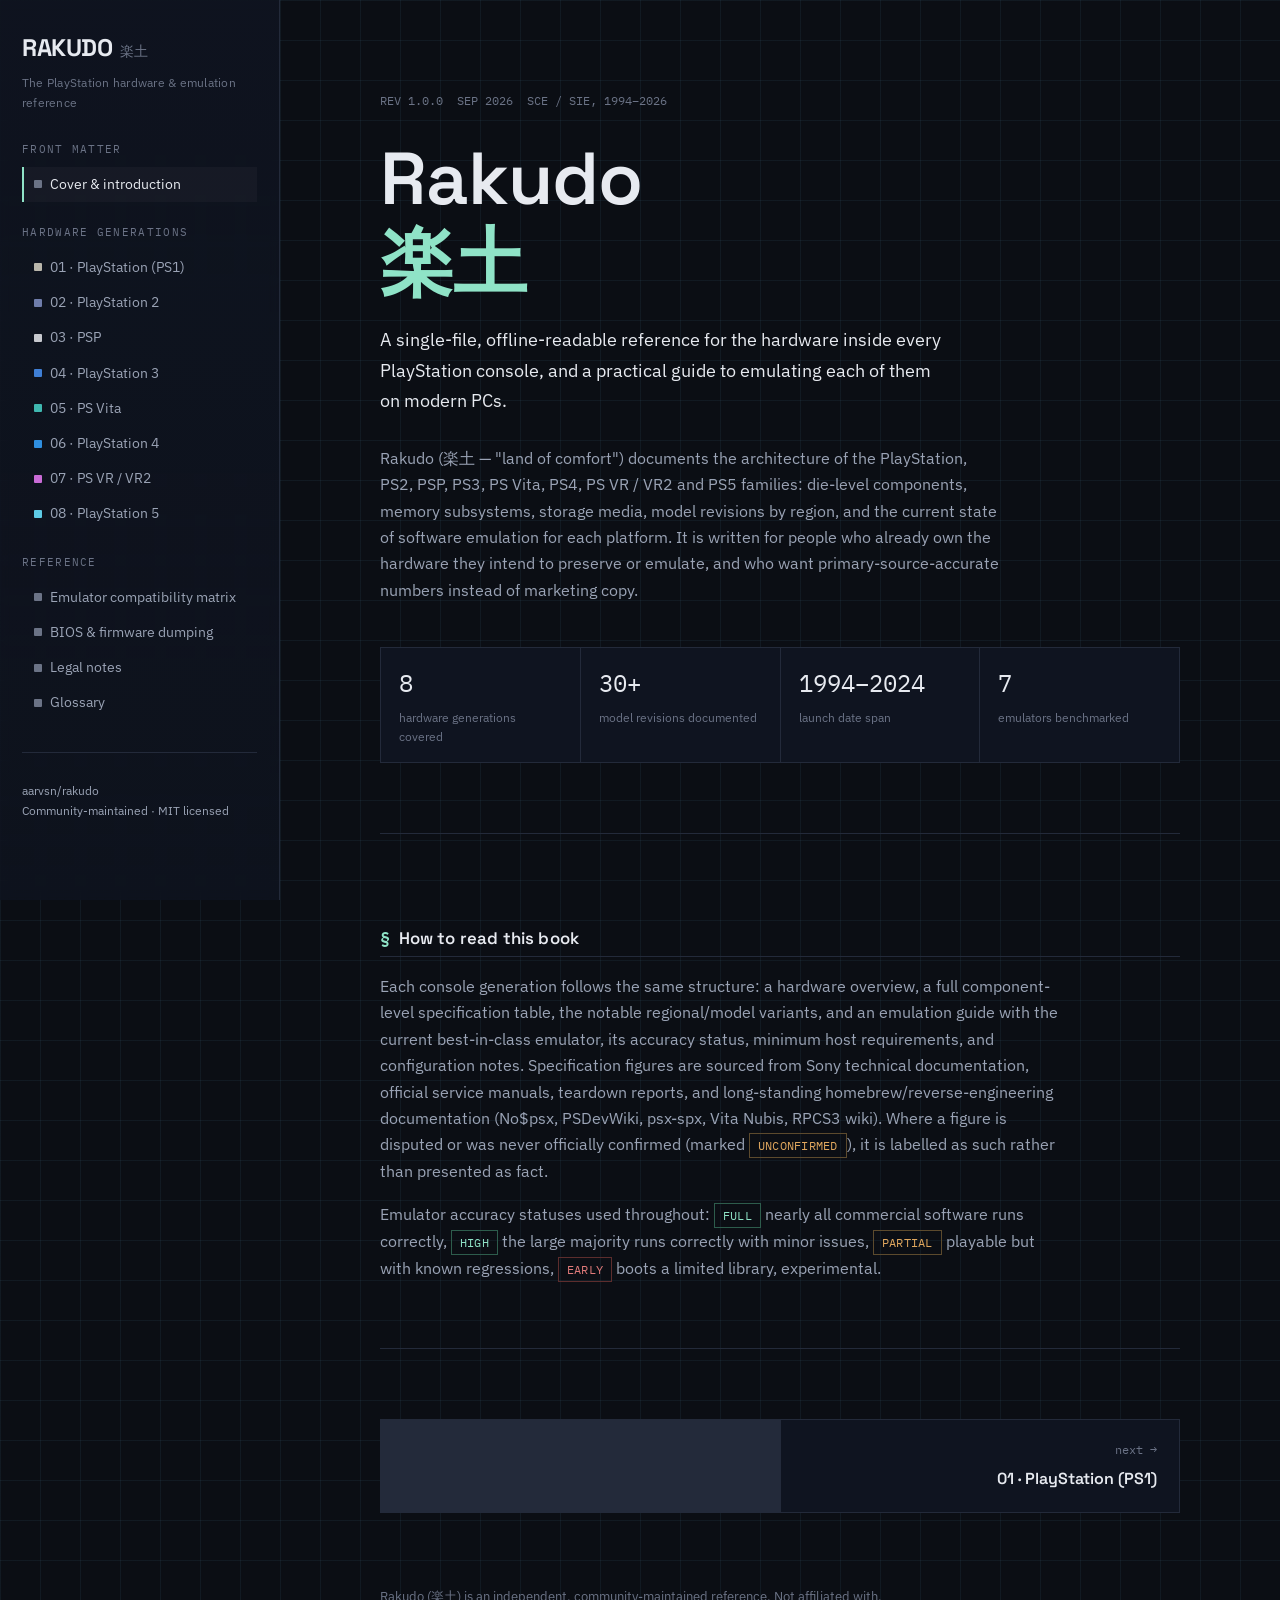
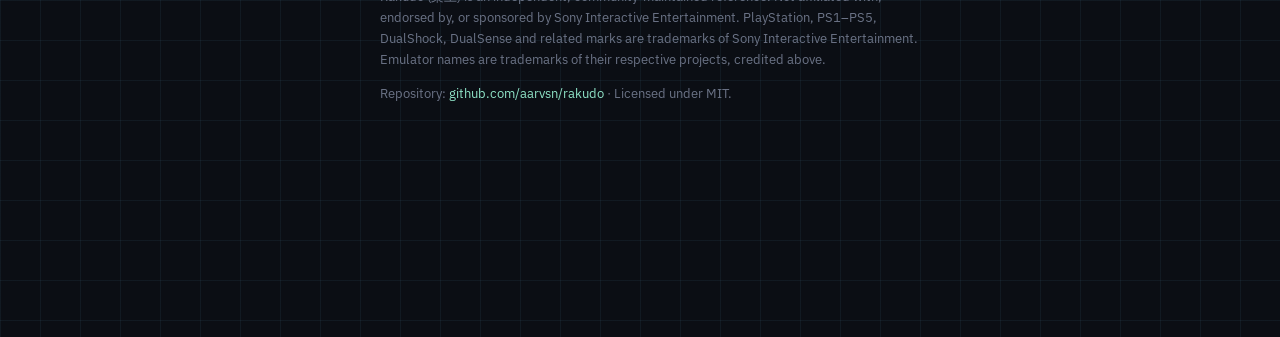
<file: index.html>
<!DOCTYPE html>
<html lang="en">
<head>
<meta charset="UTF-8">
<meta name="viewport" content="width=device-width, initial-scale=1.0">
<title>Rakudo — The PlayStation Hardware & Emulation Reference — Rakudo</title>
<meta name="description" content="Rakudo is a complete technical reference for every PlayStation console: hardware architecture, model revisions, and emulation guidance, split into one page per console generation.">
<link rel="preconnect" href="https://fonts.googleapis.com">
<link rel="preconnect" href="https://fonts.gstatic.com" crossorigin>
<link href="https://fonts.googleapis.com/css2?family=Space+Grotesk:wght@400;500;600;700&family=IBM+Plex+Sans:ital,wght@0,400;0,500;0,600;1,400&family=IBM+Plex+Mono:wght@400;500;600&display=swap" rel="stylesheet">
<link rel="stylesheet" href="assets/style.css">
</head>
<body>
<a class="skip-link" href="#main">Skip to content</a>
<div class="shell">

  <aside class="toc" aria-label="Table of contents">
    <div class="toc-brand"><span class="mark">RAKUDO</span><span class="kanji">楽土</span></div>
    <p class="toc-sub">The PlayStation hardware &amp; emulation reference</p>
    <nav>
      <div class="toc-group-label">FRONT MATTER</div>
      <ul>
        <li><a href="index.html" data-file="index.html"><span class="chip"></span>Cover &amp; introduction</a></li>
      </ul>
      <div class="toc-group-label">HARDWARE GENERATIONS</div>
      <ul>
        <li><a href="docs/ps1.html" data-file="ps1.html" style="--dot:var(--c-ps1)"><span class="chip"></span>01 · PlayStation (PS1)</a></li>
        <li><a href="docs/ps2.html" data-file="ps2.html" style="--dot:var(--c-ps2)"><span class="chip"></span>02 · PlayStation 2</a></li>
        <li><a href="docs/psp.html" data-file="psp.html" style="--dot:var(--c-psp)"><span class="chip"></span>03 · PSP</a></li>
        <li><a href="docs/ps3.html" data-file="ps3.html" style="--dot:var(--c-ps3)"><span class="chip"></span>04 · PlayStation 3</a></li>
        <li><a href="docs/vita.html" data-file="vita.html" style="--dot:var(--c-vita)"><span class="chip"></span>05 · PS Vita</a></li>
        <li><a href="docs/ps4.html" data-file="ps4.html" style="--dot:var(--c-ps4)"><span class="chip"></span>06 · PlayStation 4</a></li>
        <li><a href="docs/psvr.html" data-file="psvr.html" style="--dot:var(--c-vr)"><span class="chip"></span>07 · PS VR / VR2</a></li>
        <li><a href="docs/ps5.html" data-file="ps5.html" style="--dot:var(--c-ps5)"><span class="chip"></span>08 · PlayStation 5</a></li>
      </ul>
      <div class="toc-group-label">REFERENCE</div>
      <ul>
        <li><a href="docs/compat-matrix.html" data-file="compat-matrix.html"><span class="chip"></span>Emulator compatibility matrix</a></li>
        <li><a href="docs/bios.html" data-file="bios.html"><span class="chip"></span>BIOS & firmware dumping</a></li>
        <li><a href="docs/legal.html" data-file="legal.html"><span class="chip"></span>Legal notes</a></li>
        <li><a href="docs/glossary.html" data-file="glossary.html"><span class="chip"></span>Glossary</a></li>
      </ul>
    </nav>
    <div class="toc-foot">
      <p>aarvsn/rakudo<br>Community-maintained · MIT licensed</p>
    </div>
  </aside>

  <main id="main">
    <div class="wrap">

      <section class="cover" id="intro">
        <div class="eyebrow-code">
          <span>REV 1.0.0</span><span>SEP 2026</span><span>SCE / SIE, 1994–2026</span>
        </div>
        <h1>Rakudo<br><span>楽土</span></h1>
        <p class="tagline">A single-file, offline-readable reference for the hardware inside every PlayStation console, and a practical guide to emulating each of them on modern PCs.</p>
        <p class="lede">Rakudo (楽土 — "land of comfort") documents the architecture of the PlayStation, PS2, PSP, PS3, PS Vita, PS4, PS VR / VR2 and PS5 families: die-level components, memory subsystems, storage media, model revisions by region, and the current state of software emulation for each platform. It is written for people who already own the hardware they intend to preserve or emulate, and who want primary-source-accurate numbers instead of marketing copy.</p>

        <div class="cover-grid">
          <div class="cell"><div class="num">8</div><div class="lbl">hardware generations covered</div></div>
          <div class="cell"><div class="num">30+</div><div class="lbl">model revisions documented</div></div>
          <div class="cell"><div class="num">1994–2024</div><div class="lbl">launch date span</div></div>
          <div class="cell"><div class="num">7</div><div class="lbl">emulators benchmarked</div></div>
        </div>
      </section>

      <section id="how-to-read" style="padding:50px 0; border-bottom:1px solid var(--rule);">
        <h3 class="section-h"><span class="idx">§</span>How to read this book</h3>
        <p>Each console generation follows the same structure: a hardware overview, a full component-level specification table, the notable regional/model variants, and an emulation guide with the current best-in-class emulator, its accuracy status, minimum host requirements, and configuration notes. Specification figures are sourced from Sony technical documentation, official service manuals, teardown reports, and long-standing homebrew/reverse-engineering documentation (No$psx, PSDevWiki, psx-spx, Vita Nubis, RPCS3 wiki). Where a figure is disputed or was never officially confirmed (marked <span class="status mid">UNCONFIRMED</span>), it is labelled as such rather than presented as fact.</p>
        <p>Emulator accuracy statuses used throughout: <span class="status full">FULL</span> nearly all commercial software runs correctly, <span class="status high">HIGH</span> the large majority runs correctly with minor issues, <span class="status mid">PARTIAL</span> playable but with known regressions, <span class="status early">EARLY</span> boots a limited library, experimental.</p>
      </section>

    </div>
    <div class="wrap">
      <div class="chapter-nav">
        <span></span>
        <a class="next" href="docs/ps1.html"><span class="dir">next &rarr;</span><span class="label">01 · PlayStation (PS1)</span></a>
      </div>
    </div>
    <footer>
      <div class="wrap">
        <p>Rakudo (楽土) is an independent, community-maintained reference. Not affiliated with, endorsed by, or sponsored by Sony Interactive Entertainment. PlayStation, PS1–PS5, DualShock, DualSense and related marks are trademarks of Sony Interactive Entertainment. Emulator names are trademarks of their respective projects, credited above.</p>
        <p>Repository: <a href="https://github.com/aarvsn/rakudo">github.com/aarvsn/rakudo</a> · Licensed under MIT.</p>
      </div>
    </footer>
  </main>
</div>

<script src="assets/nav.js"></script>
</body>
</html>
</file>
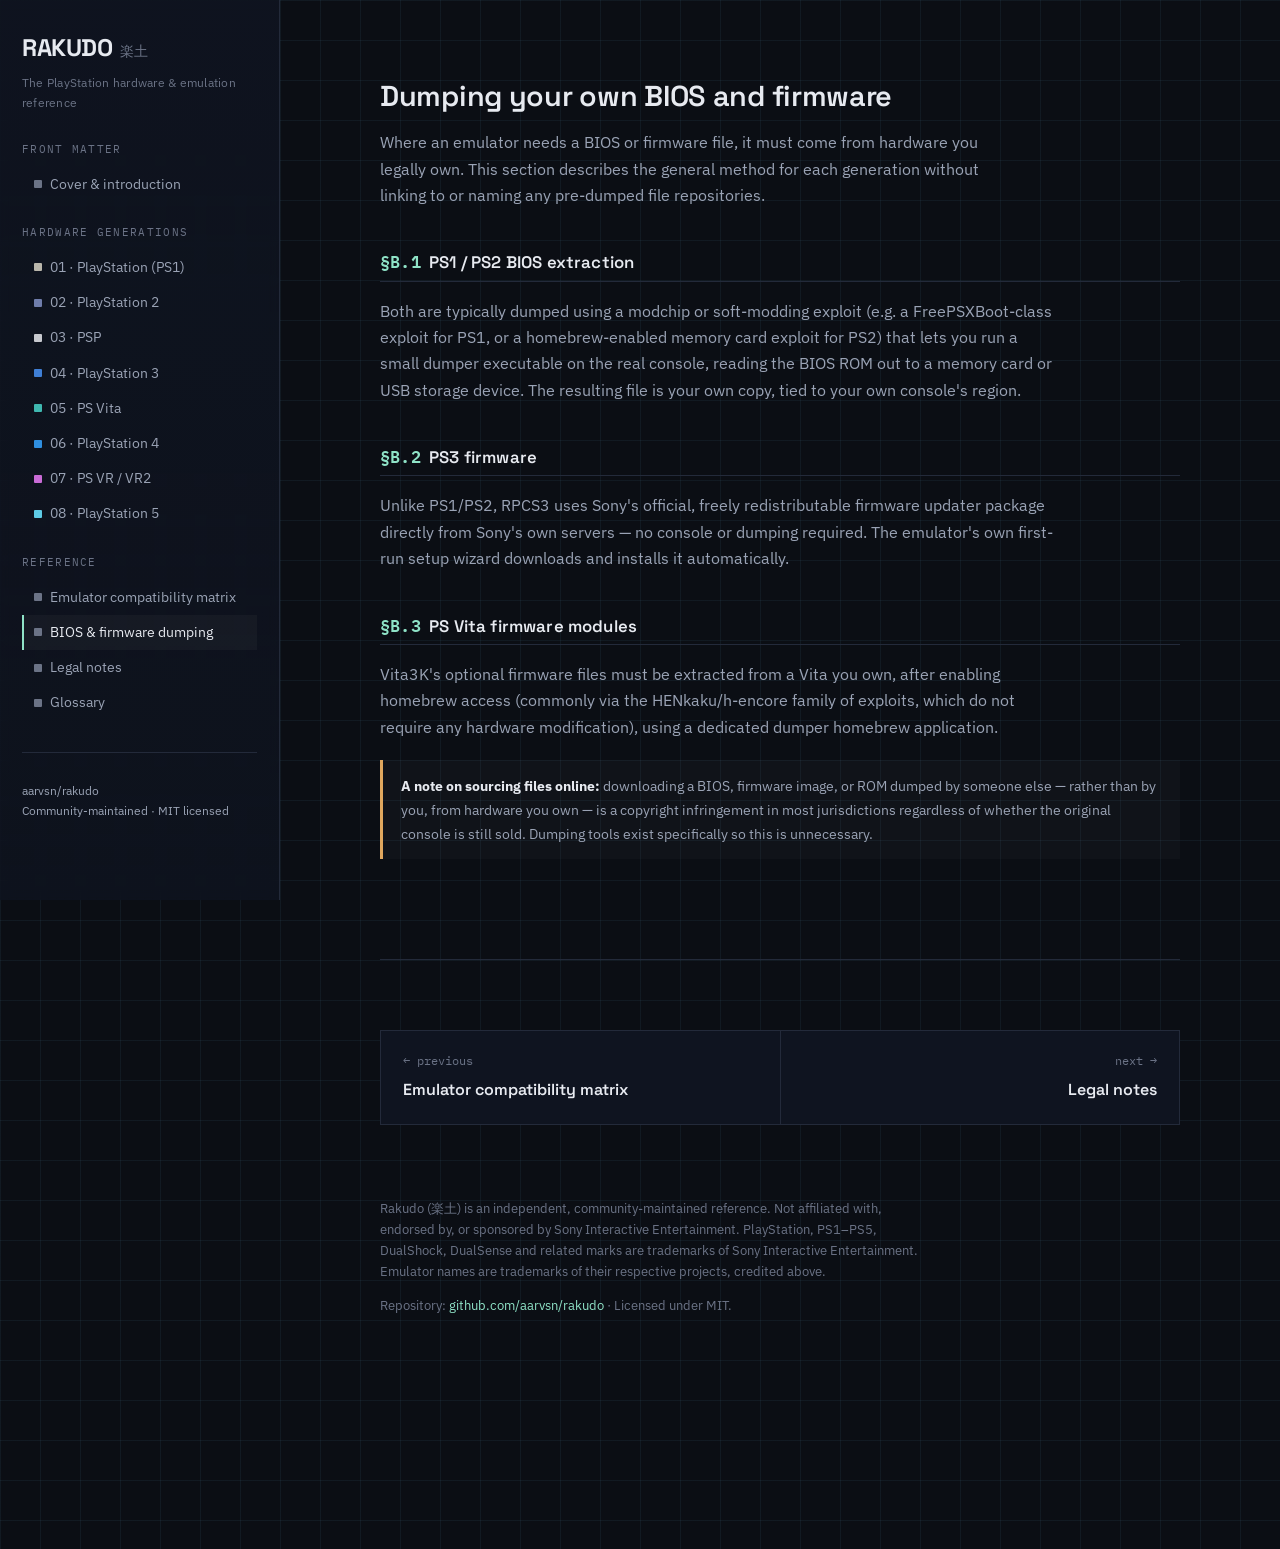
<file: docs/bios.html>
<!DOCTYPE html>
<html lang="en">
<head>
<meta charset="UTF-8">
<meta name="viewport" content="width=device-width, initial-scale=1.0">
<title>BIOS & firmware dumping — Rakudo</title>
<meta name="description" content="How to legally extract the BIOS or firmware files each emulator needs, from hardware you own.">
<link rel="preconnect" href="https://fonts.googleapis.com">
<link rel="preconnect" href="https://fonts.gstatic.com" crossorigin>
<link href="https://fonts.googleapis.com/css2?family=Space+Grotesk:wght@400;500;600;700&family=IBM+Plex+Sans:ital,wght@0,400;0,500;0,600;1,400&family=IBM+Plex+Mono:wght@400;500;600&display=swap" rel="stylesheet">
<link rel="stylesheet" href="../assets/style.css">
</head>
<body>
<a class="skip-link" href="#main">Skip to content</a>
<div class="shell">

  <aside class="toc" aria-label="Table of contents">
    <div class="toc-brand"><span class="mark">RAKUDO</span><span class="kanji">楽土</span></div>
    <p class="toc-sub">The PlayStation hardware &amp; emulation reference</p>
    <nav>
      <div class="toc-group-label">FRONT MATTER</div>
      <ul>
        <li><a href="../index.html" data-file="index.html"><span class="chip"></span>Cover &amp; introduction</a></li>
      </ul>
      <div class="toc-group-label">HARDWARE GENERATIONS</div>
      <ul>
        <li><a href="ps1.html" data-file="ps1.html" style="--dot:var(--c-ps1)"><span class="chip"></span>01 · PlayStation (PS1)</a></li>
        <li><a href="ps2.html" data-file="ps2.html" style="--dot:var(--c-ps2)"><span class="chip"></span>02 · PlayStation 2</a></li>
        <li><a href="psp.html" data-file="psp.html" style="--dot:var(--c-psp)"><span class="chip"></span>03 · PSP</a></li>
        <li><a href="ps3.html" data-file="ps3.html" style="--dot:var(--c-ps3)"><span class="chip"></span>04 · PlayStation 3</a></li>
        <li><a href="vita.html" data-file="vita.html" style="--dot:var(--c-vita)"><span class="chip"></span>05 · PS Vita</a></li>
        <li><a href="ps4.html" data-file="ps4.html" style="--dot:var(--c-ps4)"><span class="chip"></span>06 · PlayStation 4</a></li>
        <li><a href="psvr.html" data-file="psvr.html" style="--dot:var(--c-vr)"><span class="chip"></span>07 · PS VR / VR2</a></li>
        <li><a href="ps5.html" data-file="ps5.html" style="--dot:var(--c-ps5)"><span class="chip"></span>08 · PlayStation 5</a></li>
      </ul>
      <div class="toc-group-label">REFERENCE</div>
      <ul>
        <li><a href="compat-matrix.html" data-file="compat-matrix.html"><span class="chip"></span>Emulator compatibility matrix</a></li>
        <li><a href="bios.html" data-file="bios.html"><span class="chip"></span>BIOS & firmware dumping</a></li>
        <li><a href="legal.html" data-file="legal.html"><span class="chip"></span>Legal notes</a></li>
        <li><a href="glossary.html" data-file="glossary.html"><span class="chip"></span>Glossary</a></li>
      </ul>
    </nav>
    <div class="toc-foot">
      <p>aarvsn/rakudo<br>Community-maintained · MIT licensed</p>
    </div>
  </aside>

  <main id="main">
    <div class="wrap">

      <section id="bios" style="padding:80px 0; border-bottom:1px solid var(--rule);">
        <h2 style="font-size:1.8rem;">Dumping your own BIOS and firmware</h2>
        <p class="lede">Where an emulator needs a BIOS or firmware file, it must come from hardware you legally own. This section describes the general method for each generation without linking to or naming any pre-dumped file repositories.</p>

        <h3 class="section-h"><span class="idx">§B.1</span>PS1 / PS2 BIOS extraction</h3>
        <p>Both are typically dumped using a modchip or soft-modding exploit (e.g. a FreePSXBoot-class exploit for PS1, or a homebrew-enabled memory card exploit for PS2) that lets you run a small dumper executable on the real console, reading the BIOS ROM out to a memory card or USB storage device. The resulting file is your own copy, tied to your own console's region.</p>

        <h3 class="section-h"><span class="idx">§B.2</span>PS3 firmware</h3>
        <p>Unlike PS1/PS2, RPCS3 uses Sony's official, freely redistributable firmware updater package directly from Sony's own servers — no console or dumping required. The emulator's own first-run setup wizard downloads and installs it automatically.</p>

        <h3 class="section-h"><span class="idx">§B.3</span>PS Vita firmware modules</h3>
        <p>Vita3K's optional firmware files must be extracted from a Vita you own, after enabling homebrew access (commonly via the HENkaku/h-encore family of exploits, which do not require any hardware modification), using a dedicated dumper homebrew application.</p>

        <div class="callout legal">
          <p><strong>A note on sourcing files online:</strong> downloading a BIOS, firmware image, or ROM dumped by someone else — rather than by you, from hardware you own — is a copyright infringement in most jurisdictions regardless of whether the original console is still sold. Dumping tools exist specifically so this is unnecessary.</p>
        </div>
      </section>

    </div>
    <div class="wrap">
      <div class="chapter-nav">
        <a href="compat-matrix.html"><span class="dir">&larr; previous</span><span class="label">Emulator compatibility matrix</span></a>
        <a class="next" href="legal.html"><span class="dir">next &rarr;</span><span class="label">Legal notes</span></a>
      </div>
    </div>
    <footer>
      <div class="wrap">
        <p>Rakudo (楽土) is an independent, community-maintained reference. Not affiliated with, endorsed by, or sponsored by Sony Interactive Entertainment. PlayStation, PS1–PS5, DualShock, DualSense and related marks are trademarks of Sony Interactive Entertainment. Emulator names are trademarks of their respective projects, credited above.</p>
        <p>Repository: <a href="https://github.com/aarvsn/rakudo">github.com/aarvsn/rakudo</a> · Licensed under MIT.</p>
      </div>
    </footer>
  </main>
</div>

<script src="../assets/nav.js"></script>
</body>
</html>
</file>
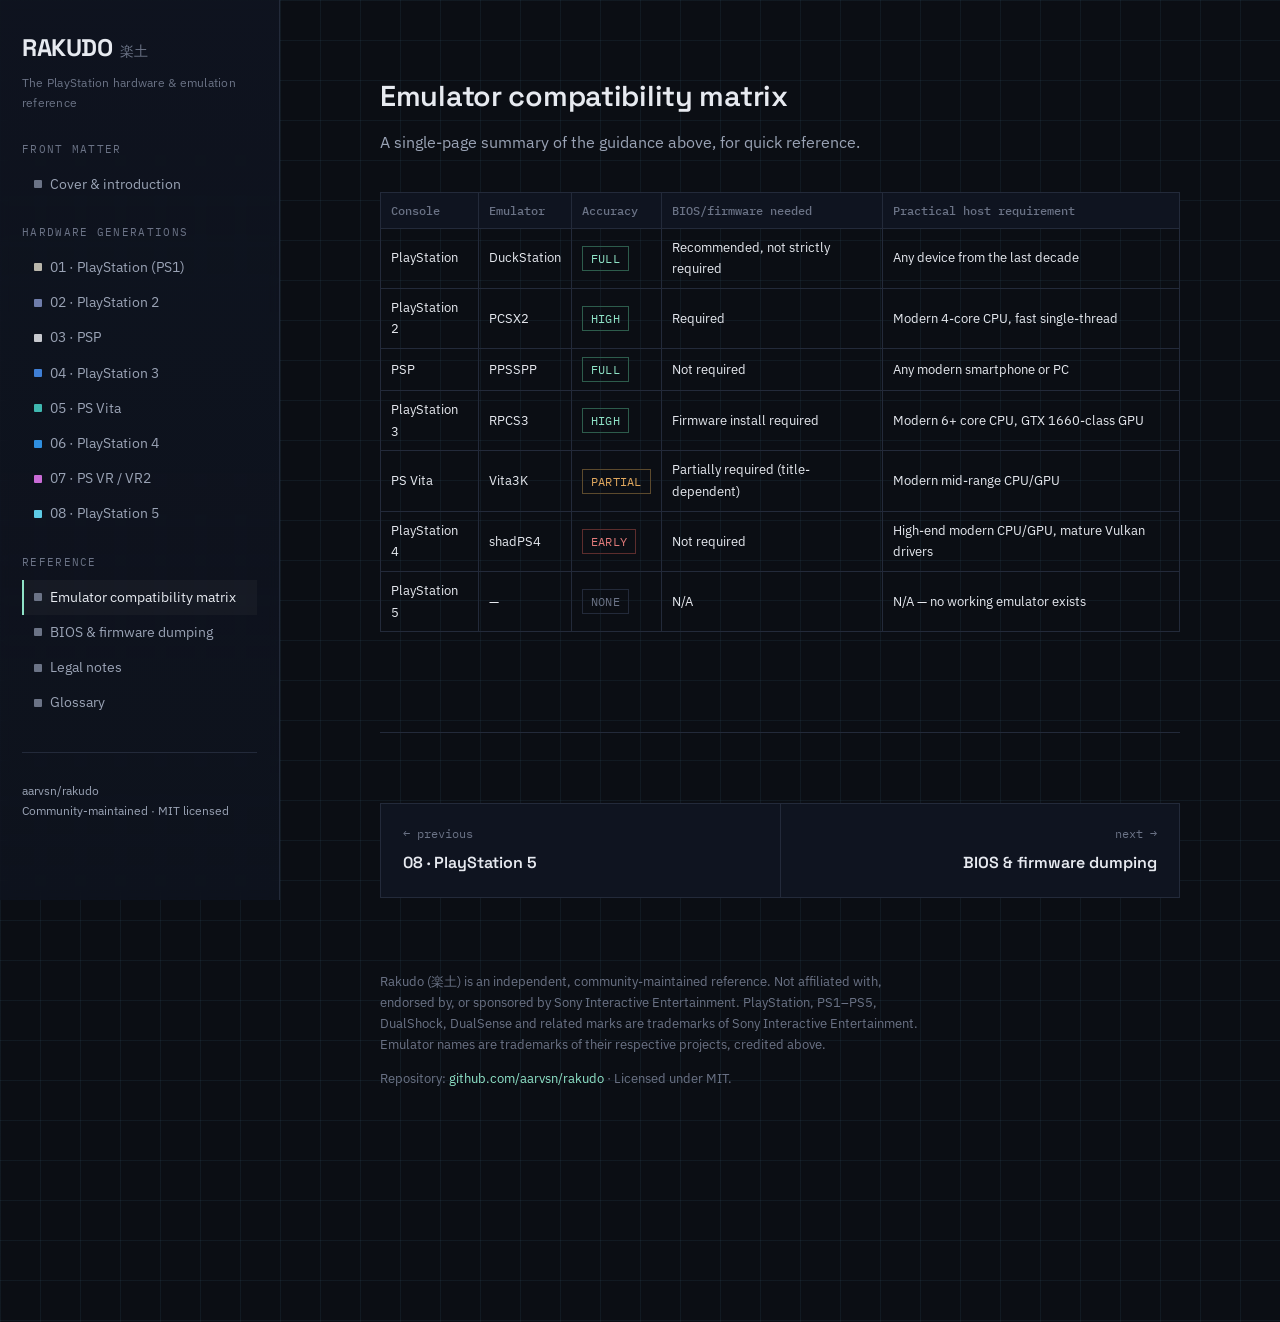
<file: docs/compat-matrix.html>
<!DOCTYPE html>
<html lang="en">
<head>
<meta charset="UTF-8">
<meta name="viewport" content="width=device-width, initial-scale=1.0">
<title>Emulator compatibility matrix — Rakudo</title>
<meta name="description" content="A one-page summary of the recommended emulator, accuracy tier, and requirements for every PlayStation generation.">
<link rel="preconnect" href="https://fonts.googleapis.com">
<link rel="preconnect" href="https://fonts.gstatic.com" crossorigin>
<link href="https://fonts.googleapis.com/css2?family=Space+Grotesk:wght@400;500;600;700&family=IBM+Plex+Sans:ital,wght@0,400;0,500;0,600;1,400&family=IBM+Plex+Mono:wght@400;500;600&display=swap" rel="stylesheet">
<link rel="stylesheet" href="../assets/style.css">
</head>
<body>
<a class="skip-link" href="#main">Skip to content</a>
<div class="shell">

  <aside class="toc" aria-label="Table of contents">
    <div class="toc-brand"><span class="mark">RAKUDO</span><span class="kanji">楽土</span></div>
    <p class="toc-sub">The PlayStation hardware &amp; emulation reference</p>
    <nav>
      <div class="toc-group-label">FRONT MATTER</div>
      <ul>
        <li><a href="../index.html" data-file="index.html"><span class="chip"></span>Cover &amp; introduction</a></li>
      </ul>
      <div class="toc-group-label">HARDWARE GENERATIONS</div>
      <ul>
        <li><a href="ps1.html" data-file="ps1.html" style="--dot:var(--c-ps1)"><span class="chip"></span>01 · PlayStation (PS1)</a></li>
        <li><a href="ps2.html" data-file="ps2.html" style="--dot:var(--c-ps2)"><span class="chip"></span>02 · PlayStation 2</a></li>
        <li><a href="psp.html" data-file="psp.html" style="--dot:var(--c-psp)"><span class="chip"></span>03 · PSP</a></li>
        <li><a href="ps3.html" data-file="ps3.html" style="--dot:var(--c-ps3)"><span class="chip"></span>04 · PlayStation 3</a></li>
        <li><a href="vita.html" data-file="vita.html" style="--dot:var(--c-vita)"><span class="chip"></span>05 · PS Vita</a></li>
        <li><a href="ps4.html" data-file="ps4.html" style="--dot:var(--c-ps4)"><span class="chip"></span>06 · PlayStation 4</a></li>
        <li><a href="psvr.html" data-file="psvr.html" style="--dot:var(--c-vr)"><span class="chip"></span>07 · PS VR / VR2</a></li>
        <li><a href="ps5.html" data-file="ps5.html" style="--dot:var(--c-ps5)"><span class="chip"></span>08 · PlayStation 5</a></li>
      </ul>
      <div class="toc-group-label">REFERENCE</div>
      <ul>
        <li><a href="compat-matrix.html" data-file="compat-matrix.html"><span class="chip"></span>Emulator compatibility matrix</a></li>
        <li><a href="bios.html" data-file="bios.html"><span class="chip"></span>BIOS & firmware dumping</a></li>
        <li><a href="legal.html" data-file="legal.html"><span class="chip"></span>Legal notes</a></li>
        <li><a href="glossary.html" data-file="glossary.html"><span class="chip"></span>Glossary</a></li>
      </ul>
    </nav>
    <div class="toc-foot">
      <p>aarvsn/rakudo<br>Community-maintained · MIT licensed</p>
    </div>
  </aside>

  <main id="main">
    <div class="wrap">

      <section id="compat-matrix" style="padding:80px 0; border-bottom:1px solid var(--rule);">
        <h2 style="font-size:1.8rem;">Emulator compatibility matrix</h2>
        <p class="lede">A single-page summary of the guidance above, for quick reference.</p>
        <div class="compat-wrap">
        <table class="compat">
          <thead>
            <tr><th>Console</th><th>Emulator</th><th>Accuracy</th><th>BIOS/firmware needed</th><th>Practical host requirement</th></tr>
          </thead>
          <tbody>
            <tr><td>PlayStation</td><td>DuckStation</td><td><span class="status full">FULL</span></td><td>Recommended, not strictly required</td><td>Any device from the last decade</td></tr>
            <tr><td>PlayStation 2</td><td>PCSX2</td><td><span class="status high">HIGH</span></td><td>Required</td><td>Modern 4-core CPU, fast single-thread</td></tr>
            <tr><td>PSP</td><td>PPSSPP</td><td><span class="status full">FULL</span></td><td>Not required</td><td>Any modern smartphone or PC</td></tr>
            <tr><td>PlayStation 3</td><td>RPCS3</td><td><span class="status high">HIGH</span></td><td>Firmware install required</td><td>Modern 6+ core CPU, GTX 1660-class GPU</td></tr>
            <tr><td>PS Vita</td><td>Vita3K</td><td><span class="status mid">PARTIAL</span></td><td>Partially required (title-dependent)</td><td>Modern mid-range CPU/GPU</td></tr>
            <tr><td>PlayStation 4</td><td>shadPS4</td><td><span class="status early">EARLY</span></td><td>Not required</td><td>High-end modern CPU/GPU, mature Vulkan drivers</td></tr>
            <tr><td>PlayStation 5</td><td>—</td><td><span class="status none">NONE</span></td><td>N/A</td><td>N/A — no working emulator exists</td></tr>
          </tbody>
        </table>
        </div>
      </section>

    </div>
    <div class="wrap">
      <div class="chapter-nav">
        <a href="ps5.html"><span class="dir">&larr; previous</span><span class="label">08 · PlayStation 5</span></a>
        <a class="next" href="bios.html"><span class="dir">next &rarr;</span><span class="label">BIOS & firmware dumping</span></a>
      </div>
    </div>
    <footer>
      <div class="wrap">
        <p>Rakudo (楽土) is an independent, community-maintained reference. Not affiliated with, endorsed by, or sponsored by Sony Interactive Entertainment. PlayStation, PS1–PS5, DualShock, DualSense and related marks are trademarks of Sony Interactive Entertainment. Emulator names are trademarks of their respective projects, credited above.</p>
        <p>Repository: <a href="https://github.com/aarvsn/rakudo">github.com/aarvsn/rakudo</a> · Licensed under MIT.</p>
      </div>
    </footer>
  </main>
</div>

<script src="../assets/nav.js"></script>
</body>
</html>
</file>
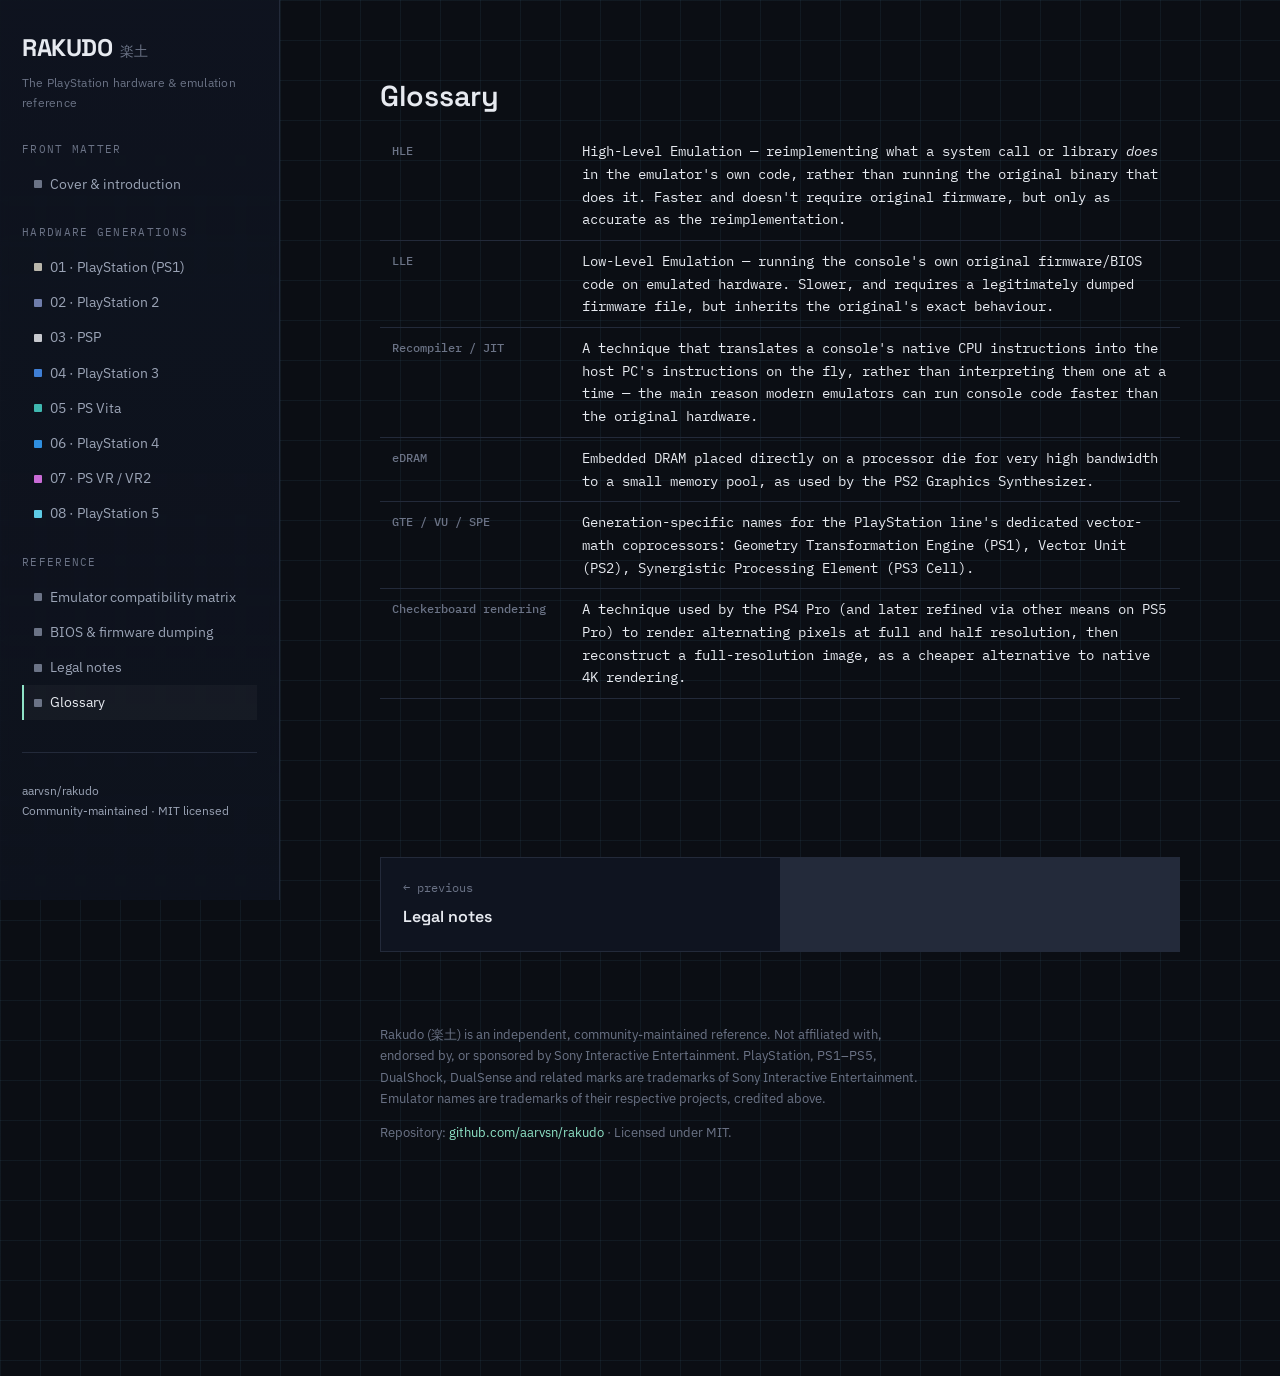
<file: docs/glossary.html>
<!DOCTYPE html>
<html lang="en">
<head>
<meta charset="UTF-8">
<meta name="viewport" content="width=device-width, initial-scale=1.0">
<title>Glossary — Rakudo</title>
<meta name="description" content="Definitions for HLE, LLE, recompilers, eDRAM, and other terms used throughout this book.">
<link rel="preconnect" href="https://fonts.googleapis.com">
<link rel="preconnect" href="https://fonts.gstatic.com" crossorigin>
<link href="https://fonts.googleapis.com/css2?family=Space+Grotesk:wght@400;500;600;700&family=IBM+Plex+Sans:ital,wght@0,400;0,500;0,600;1,400&family=IBM+Plex+Mono:wght@400;500;600&display=swap" rel="stylesheet">
<link rel="stylesheet" href="../assets/style.css">
</head>
<body>
<a class="skip-link" href="#main">Skip to content</a>
<div class="shell">

  <aside class="toc" aria-label="Table of contents">
    <div class="toc-brand"><span class="mark">RAKUDO</span><span class="kanji">楽土</span></div>
    <p class="toc-sub">The PlayStation hardware &amp; emulation reference</p>
    <nav>
      <div class="toc-group-label">FRONT MATTER</div>
      <ul>
        <li><a href="../index.html" data-file="index.html"><span class="chip"></span>Cover &amp; introduction</a></li>
      </ul>
      <div class="toc-group-label">HARDWARE GENERATIONS</div>
      <ul>
        <li><a href="ps1.html" data-file="ps1.html" style="--dot:var(--c-ps1)"><span class="chip"></span>01 · PlayStation (PS1)</a></li>
        <li><a href="ps2.html" data-file="ps2.html" style="--dot:var(--c-ps2)"><span class="chip"></span>02 · PlayStation 2</a></li>
        <li><a href="psp.html" data-file="psp.html" style="--dot:var(--c-psp)"><span class="chip"></span>03 · PSP</a></li>
        <li><a href="ps3.html" data-file="ps3.html" style="--dot:var(--c-ps3)"><span class="chip"></span>04 · PlayStation 3</a></li>
        <li><a href="vita.html" data-file="vita.html" style="--dot:var(--c-vita)"><span class="chip"></span>05 · PS Vita</a></li>
        <li><a href="ps4.html" data-file="ps4.html" style="--dot:var(--c-ps4)"><span class="chip"></span>06 · PlayStation 4</a></li>
        <li><a href="psvr.html" data-file="psvr.html" style="--dot:var(--c-vr)"><span class="chip"></span>07 · PS VR / VR2</a></li>
        <li><a href="ps5.html" data-file="ps5.html" style="--dot:var(--c-ps5)"><span class="chip"></span>08 · PlayStation 5</a></li>
      </ul>
      <div class="toc-group-label">REFERENCE</div>
      <ul>
        <li><a href="compat-matrix.html" data-file="compat-matrix.html"><span class="chip"></span>Emulator compatibility matrix</a></li>
        <li><a href="bios.html" data-file="bios.html"><span class="chip"></span>BIOS & firmware dumping</a></li>
        <li><a href="legal.html" data-file="legal.html"><span class="chip"></span>Legal notes</a></li>
        <li><a href="glossary.html" data-file="glossary.html"><span class="chip"></span>Glossary</a></li>
      </ul>
    </nav>
    <div class="toc-foot">
      <p>aarvsn/rakudo<br>Community-maintained · MIT licensed</p>
    </div>
  </aside>

  <main id="main">
    <div class="wrap">

      <section id="glossary" style="padding:80px 0;">
        <h2 style="font-size:1.8rem;">Glossary</h2>
        <table class="spec-table">
          <tr><th>HLE</th><td>High-Level Emulation — reimplementing what a system call or library <em>does</em> in the emulator's own code, rather than running the original binary that does it. Faster and doesn't require original firmware, but only as accurate as the reimplementation.</td></tr>
          <tr><th>LLE</th><td>Low-Level Emulation — running the console's own original firmware/BIOS code on emulated hardware. Slower, and requires a legitimately dumped firmware file, but inherits the original's exact behaviour.</td></tr>
          <tr><th>Recompiler / JIT</th><td>A technique that translates a console's native CPU instructions into the host PC's instructions on the fly, rather than interpreting them one at a time — the main reason modern emulators can run console code faster than the original hardware.</td></tr>
          <tr><th>eDRAM</th><td>Embedded DRAM placed directly on a processor die for very high bandwidth to a small memory pool, as used by the PS2 Graphics Synthesizer.</td></tr>
          <tr><th>GTE / VU / SPE</th><td>Generation-specific names for the PlayStation line's dedicated vector-math coprocessors: Geometry Transformation Engine (PS1), Vector Unit (PS2), Synergistic Processing Element (PS3 Cell).</td></tr>
          <tr><th>Checkerboard rendering</th><td>A technique used by the PS4 Pro (and later refined via other means on PS5 Pro) to render alternating pixels at full and half resolution, then reconstruct a full-resolution image, as a cheaper alternative to native 4K rendering.</td></tr>
        </table>
      </section>

    </div>
    <div class="wrap">
      <div class="chapter-nav">
        <a href="legal.html"><span class="dir">&larr; previous</span><span class="label">Legal notes</span></a>
        <span></span>
      </div>
    </div>
    <footer>
      <div class="wrap">
        <p>Rakudo (楽土) is an independent, community-maintained reference. Not affiliated with, endorsed by, or sponsored by Sony Interactive Entertainment. PlayStation, PS1–PS5, DualShock, DualSense and related marks are trademarks of Sony Interactive Entertainment. Emulator names are trademarks of their respective projects, credited above.</p>
        <p>Repository: <a href="https://github.com/aarvsn/rakudo">github.com/aarvsn/rakudo</a> · Licensed under MIT.</p>
      </div>
    </footer>
  </main>
</div>

<script src="../assets/nav.js"></script>
</body>
</html>
</file>
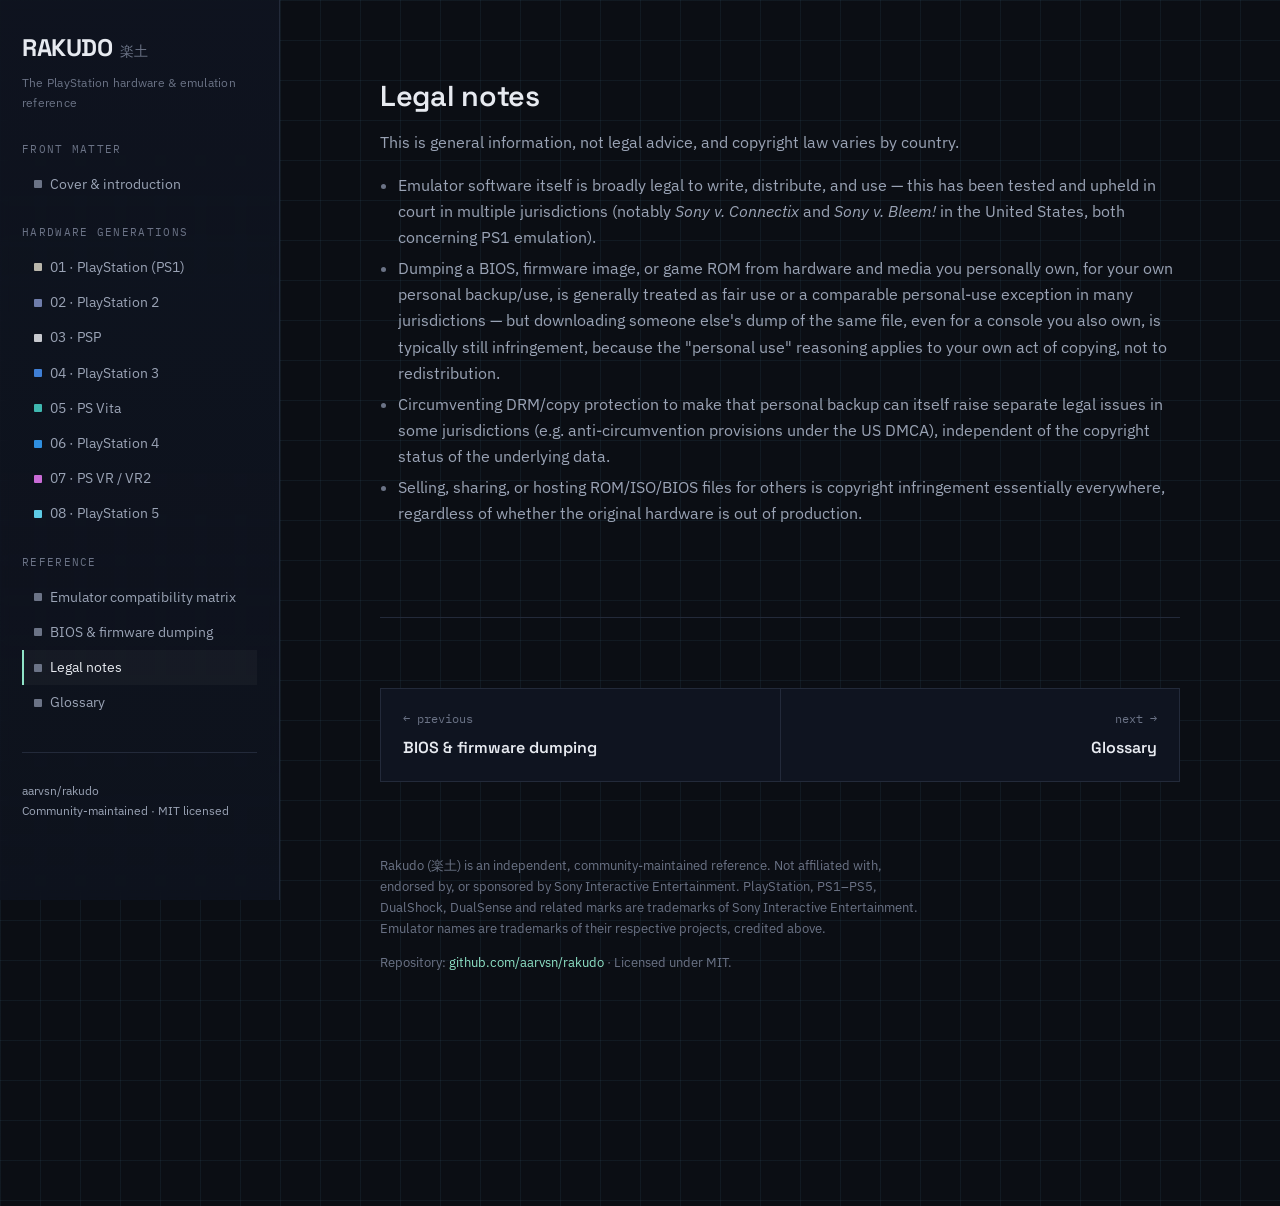
<file: docs/legal.html>
<!DOCTYPE html>
<html lang="en">
<head>
<meta charset="UTF-8">
<meta name="viewport" content="width=device-width, initial-scale=1.0">
<title>Legal notes — Rakudo</title>
<meta name="description" content="General information on the legal status of emulators, personal-backup dumping, and DRM circumvention.">
<link rel="preconnect" href="https://fonts.googleapis.com">
<link rel="preconnect" href="https://fonts.gstatic.com" crossorigin>
<link href="https://fonts.googleapis.com/css2?family=Space+Grotesk:wght@400;500;600;700&family=IBM+Plex+Sans:ital,wght@0,400;0,500;0,600;1,400&family=IBM+Plex+Mono:wght@400;500;600&display=swap" rel="stylesheet">
<link rel="stylesheet" href="../assets/style.css">
</head>
<body>
<a class="skip-link" href="#main">Skip to content</a>
<div class="shell">

  <aside class="toc" aria-label="Table of contents">
    <div class="toc-brand"><span class="mark">RAKUDO</span><span class="kanji">楽土</span></div>
    <p class="toc-sub">The PlayStation hardware &amp; emulation reference</p>
    <nav>
      <div class="toc-group-label">FRONT MATTER</div>
      <ul>
        <li><a href="../index.html" data-file="index.html"><span class="chip"></span>Cover &amp; introduction</a></li>
      </ul>
      <div class="toc-group-label">HARDWARE GENERATIONS</div>
      <ul>
        <li><a href="ps1.html" data-file="ps1.html" style="--dot:var(--c-ps1)"><span class="chip"></span>01 · PlayStation (PS1)</a></li>
        <li><a href="ps2.html" data-file="ps2.html" style="--dot:var(--c-ps2)"><span class="chip"></span>02 · PlayStation 2</a></li>
        <li><a href="psp.html" data-file="psp.html" style="--dot:var(--c-psp)"><span class="chip"></span>03 · PSP</a></li>
        <li><a href="ps3.html" data-file="ps3.html" style="--dot:var(--c-ps3)"><span class="chip"></span>04 · PlayStation 3</a></li>
        <li><a href="vita.html" data-file="vita.html" style="--dot:var(--c-vita)"><span class="chip"></span>05 · PS Vita</a></li>
        <li><a href="ps4.html" data-file="ps4.html" style="--dot:var(--c-ps4)"><span class="chip"></span>06 · PlayStation 4</a></li>
        <li><a href="psvr.html" data-file="psvr.html" style="--dot:var(--c-vr)"><span class="chip"></span>07 · PS VR / VR2</a></li>
        <li><a href="ps5.html" data-file="ps5.html" style="--dot:var(--c-ps5)"><span class="chip"></span>08 · PlayStation 5</a></li>
      </ul>
      <div class="toc-group-label">REFERENCE</div>
      <ul>
        <li><a href="compat-matrix.html" data-file="compat-matrix.html"><span class="chip"></span>Emulator compatibility matrix</a></li>
        <li><a href="bios.html" data-file="bios.html"><span class="chip"></span>BIOS & firmware dumping</a></li>
        <li><a href="legal.html" data-file="legal.html"><span class="chip"></span>Legal notes</a></li>
        <li><a href="glossary.html" data-file="glossary.html"><span class="chip"></span>Glossary</a></li>
      </ul>
    </nav>
    <div class="toc-foot">
      <p>aarvsn/rakudo<br>Community-maintained · MIT licensed</p>
    </div>
  </aside>

  <main id="main">
    <div class="wrap">

      <section id="legal" style="padding:80px 0; border-bottom:1px solid var(--rule);">
        <h2 style="font-size:1.8rem;">Legal notes</h2>
        <p class="lede">This is general information, not legal advice, and copyright law varies by country.</p>
        <ul class="plain">
          <li>Emulator software itself is broadly legal to write, distribute, and use — this has been tested and upheld in court in multiple jurisdictions (notably <em>Sony v. Connectix</em> and <em>Sony v. Bleem!</em> in the United States, both concerning PS1 emulation).</li>
          <li>Dumping a BIOS, firmware image, or game ROM from hardware and media you personally own, for your own personal backup/use, is generally treated as fair use or a comparable personal-use exception in many jurisdictions — but downloading someone else's dump of the same file, even for a console you also own, is typically still infringement, because the "personal use" reasoning applies to your own act of copying, not to redistribution.</li>
          <li>Circumventing DRM/copy protection to make that personal backup can itself raise separate legal issues in some jurisdictions (e.g. anti-circumvention provisions under the US DMCA), independent of the copyright status of the underlying data.</li>
          <li>Selling, sharing, or hosting ROM/ISO/BIOS files for others is copyright infringement essentially everywhere, regardless of whether the original hardware is out of production.</li>
        </ul>
      </section>

    </div>
    <div class="wrap">
      <div class="chapter-nav">
        <a href="bios.html"><span class="dir">&larr; previous</span><span class="label">BIOS & firmware dumping</span></a>
        <a class="next" href="glossary.html"><span class="dir">next &rarr;</span><span class="label">Glossary</span></a>
      </div>
    </div>
    <footer>
      <div class="wrap">
        <p>Rakudo (楽土) is an independent, community-maintained reference. Not affiliated with, endorsed by, or sponsored by Sony Interactive Entertainment. PlayStation, PS1–PS5, DualShock, DualSense and related marks are trademarks of Sony Interactive Entertainment. Emulator names are trademarks of their respective projects, credited above.</p>
        <p>Repository: <a href="https://github.com/aarvsn/rakudo">github.com/aarvsn/rakudo</a> · Licensed under MIT.</p>
      </div>
    </footer>
  </main>
</div>

<script src="../assets/nav.js"></script>
</body>
</html>
</file>
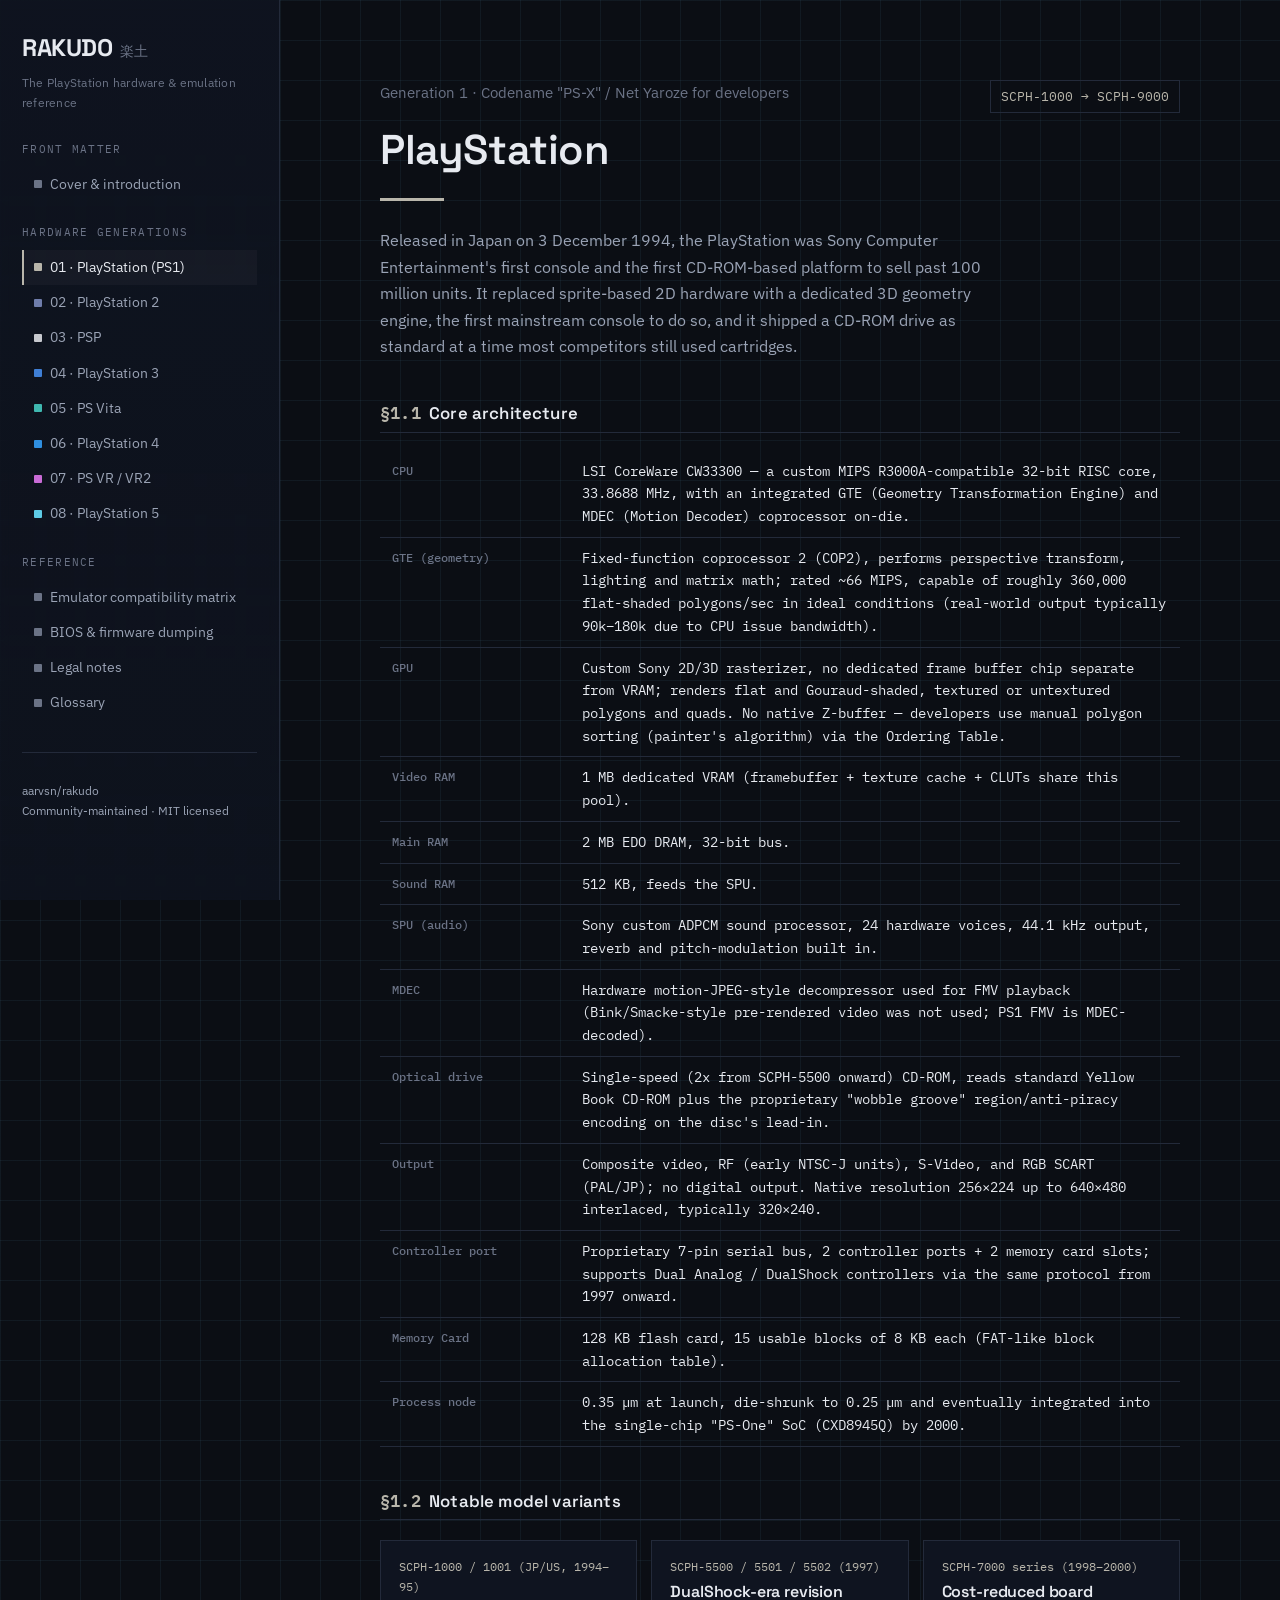
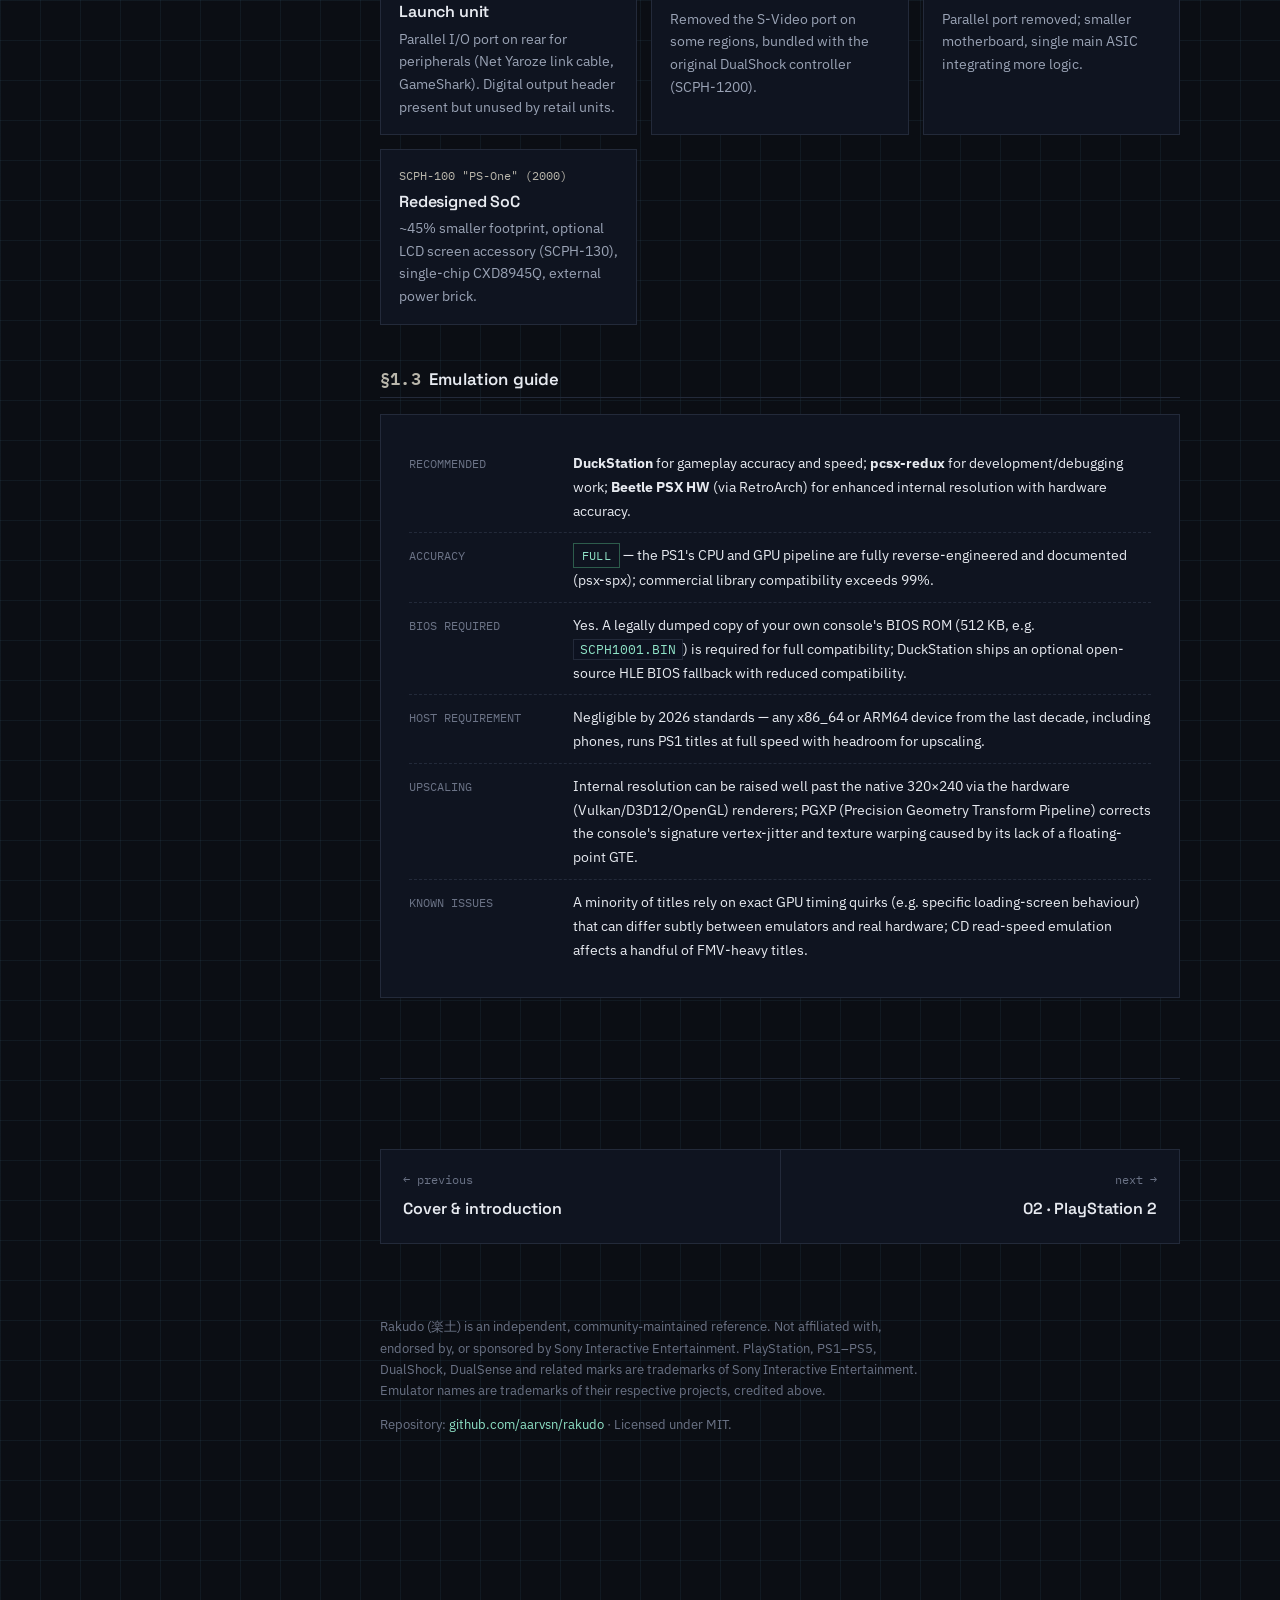
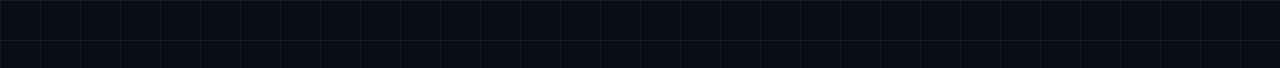
<file: docs/ps1.html>
<!DOCTYPE html>
<html lang="en">
<head>
<meta charset="UTF-8">
<meta name="viewport" content="width=device-width, initial-scale=1.0">
<title>PlayStation (PS1) — hardware & emulation — Rakudo</title>
<meta name="description" content="The CoreWare CW33300 CPU, GTE, SPU, and every notable PS1 model revision from SCPH-1000 to the PS-One, plus the DuckStation / pcsx-redux / Beetle PSX HW emulation guide.">
<link rel="preconnect" href="https://fonts.googleapis.com">
<link rel="preconnect" href="https://fonts.gstatic.com" crossorigin>
<link href="https://fonts.googleapis.com/css2?family=Space+Grotesk:wght@400;500;600;700&family=IBM+Plex+Sans:ital,wght@0,400;0,500;0,600;1,400&family=IBM+Plex+Mono:wght@400;500;600&display=swap" rel="stylesheet">
<link rel="stylesheet" href="../assets/style.css">
</head>
<body>
<a class="skip-link" href="#main">Skip to content</a>
<div class="shell">

  <aside class="toc" aria-label="Table of contents">
    <div class="toc-brand"><span class="mark">RAKUDO</span><span class="kanji">楽土</span></div>
    <p class="toc-sub">The PlayStation hardware &amp; emulation reference</p>
    <nav>
      <div class="toc-group-label">FRONT MATTER</div>
      <ul>
        <li><a href="../index.html" data-file="index.html"><span class="chip"></span>Cover &amp; introduction</a></li>
      </ul>
      <div class="toc-group-label">HARDWARE GENERATIONS</div>
      <ul>
        <li><a href="ps1.html" data-file="ps1.html" style="--dot:var(--c-ps1)"><span class="chip"></span>01 · PlayStation (PS1)</a></li>
        <li><a href="ps2.html" data-file="ps2.html" style="--dot:var(--c-ps2)"><span class="chip"></span>02 · PlayStation 2</a></li>
        <li><a href="psp.html" data-file="psp.html" style="--dot:var(--c-psp)"><span class="chip"></span>03 · PSP</a></li>
        <li><a href="ps3.html" data-file="ps3.html" style="--dot:var(--c-ps3)"><span class="chip"></span>04 · PlayStation 3</a></li>
        <li><a href="vita.html" data-file="vita.html" style="--dot:var(--c-vita)"><span class="chip"></span>05 · PS Vita</a></li>
        <li><a href="ps4.html" data-file="ps4.html" style="--dot:var(--c-ps4)"><span class="chip"></span>06 · PlayStation 4</a></li>
        <li><a href="psvr.html" data-file="psvr.html" style="--dot:var(--c-vr)"><span class="chip"></span>07 · PS VR / VR2</a></li>
        <li><a href="ps5.html" data-file="ps5.html" style="--dot:var(--c-ps5)"><span class="chip"></span>08 · PlayStation 5</a></li>
      </ul>
      <div class="toc-group-label">REFERENCE</div>
      <ul>
        <li><a href="compat-matrix.html" data-file="compat-matrix.html"><span class="chip"></span>Emulator compatibility matrix</a></li>
        <li><a href="bios.html" data-file="bios.html"><span class="chip"></span>BIOS & firmware dumping</a></li>
        <li><a href="legal.html" data-file="legal.html"><span class="chip"></span>Legal notes</a></li>
        <li><a href="glossary.html" data-file="glossary.html"><span class="chip"></span>Glossary</a></li>
      </ul>
    </nav>
    <div class="toc-foot">
      <p>aarvsn/rakudo<br>Community-maintained · MIT licensed</p>
    </div>
  </aside>

  <main id="main">
    <div class="wrap">

      <section class="console" id="ps1">
        <div class="gen-head">
          <div>
            <div class="codename">Generation 1 · Codename "PS-X" / Net Yaroze for developers</div>
            <h2>PlayStation</h2>
          </div>
          <div class="gen-model">SCPH-1000 → SCPH-9000</div>
        </div>
        <div class="colorbar"></div>
        <p class="lede">Released in Japan on 3 December 1994, the PlayStation was Sony Computer Entertainment's first console and the first CD-ROM-based platform to sell past 100 million units. It replaced sprite-based 2D hardware with a dedicated 3D geometry engine, the first mainstream console to do so, and it shipped a CD-ROM drive as standard at a time most competitors still used cartridges.</p>

        <h3 class="section-h"><span class="idx">§1.1</span>Core architecture</h3>
        <table class="spec-table">
          <tr><th>CPU</th><td>LSI CoreWare CW33300 — a custom MIPS R3000A-compatible 32-bit RISC core, 33.8688 MHz, with an integrated GTE (Geometry Transformation Engine) and MDEC (Motion Decoder) coprocessor on-die.</td></tr>
          <tr><th>GTE (geometry)</th><td>Fixed-function coprocessor 2 (COP2), performs perspective transform, lighting and matrix math; rated ~66 MIPS, capable of roughly 360,000 flat-shaded polygons/sec in ideal conditions (real-world output typically 90k–180k due to CPU issue bandwidth).</td></tr>
          <tr><th>GPU</th><td>Custom Sony 2D/3D rasterizer, no dedicated frame buffer chip separate from VRAM; renders flat and Gouraud-shaded, textured or untextured polygons and quads. No native Z-buffer — developers use manual polygon sorting (painter's algorithm) via the Ordering Table.</td></tr>
          <tr><th>Video RAM</th><td>1 MB dedicated VRAM (framebuffer + texture cache + CLUTs share this pool).</td></tr>
          <tr><th>Main RAM</th><td>2 MB EDO DRAM, 32-bit bus.</td></tr>
          <tr><th>Sound RAM</th><td>512 KB, feeds the SPU.</td></tr>
          <tr><th>SPU (audio)</th><td>Sony custom ADPCM sound processor, 24 hardware voices, 44.1 kHz output, reverb and pitch-modulation built in.</td></tr>
          <tr><th>MDEC</th><td>Hardware motion-JPEG-style decompressor used for FMV playback (Bink/Smacke-style pre-rendered video was not used; PS1 FMV is MDEC-decoded).</td></tr>
          <tr><th>Optical drive</th><td>Single-speed (2x from SCPH-5500 onward) CD-ROM, reads standard Yellow Book CD-ROM plus the proprietary "wobble groove" region/anti-piracy encoding on the disc's lead-in.</td></tr>
          <tr><th>Output</th><td>Composite video, RF (early NTSC-J units), S-Video, and RGB SCART (PAL/JP); no digital output. Native resolution 256×224 up to 640×480 interlaced, typically 320×240.</td></tr>
          <tr><th>Controller port</th><td>Proprietary 7-pin serial bus, 2 controller ports + 2 memory card slots; supports Dual Analog / DualShock controllers via the same protocol from 1997 onward.</td></tr>
          <tr><th>Memory Card</th><td>128 KB flash card, 15 usable blocks of 8 KB each (FAT-like block allocation table).</td></tr>
          <tr><th>Process node</th><td>0.35 µm at launch, die-shrunk to 0.25 µm and eventually integrated into the single-chip "PS-One" SoC (CXD8945Q) by 2000.</td></tr>
        </table>

        <h3 class="section-h"><span class="idx">§1.2</span>Notable model variants</h3>
        <div class="variants">
          <div class="variant"><div class="vmodel">SCPH-1000 / 1001 (JP/US, 1994–95)</div><h4>Launch unit</h4><p>Parallel I/O port on rear for peripherals (Net Yaroze link cable, GameShark). Digital output header present but unused by retail units.</p></div>
          <div class="variant"><div class="vmodel">SCPH-5500 / 5501 / 5502 (1997)</div><h4>DualShock-era revision</h4><p>Removed the S-Video port on some regions, bundled with the original DualShock controller (SCPH-1200).</p></div>
          <div class="variant"><div class="vmodel">SCPH-7000 series (1998–2000)</div><h4>Cost-reduced board</h4><p>Parallel port removed; smaller motherboard, single main ASIC integrating more logic.</p></div>
          <div class="variant"><div class="vmodel">SCPH-100 "PS-One" (2000)</div><h4>Redesigned SoC</h4><p>~45% smaller footprint, optional LCD screen accessory (SCPH-130), single-chip CXD8945Q, external power brick.</p></div>
        </div>

        <h3 class="section-h"><span class="idx">§1.3</span>Emulation guide</h3>
        <div class="emu-panel">
          <div class="emu-row"><div class="k">RECOMMENDED</div><div class="v"><strong>DuckStation</strong> for gameplay accuracy and speed; <strong>pcsx-redux</strong> for development/debugging work; <strong>Beetle PSX HW</strong> (via RetroArch) for enhanced internal resolution with hardware accuracy.</div></div>
          <div class="emu-row"><div class="k">ACCURACY</div><div class="v"><span class="status full">FULL</span> — the PS1's CPU and GPU pipeline are fully reverse-engineered and documented (psx-spx); commercial library compatibility exceeds 99%.</div></div>
          <div class="emu-row"><div class="k">BIOS REQUIRED</div><div class="v">Yes. A legally dumped copy of your own console's BIOS ROM (512 KB, e.g. <code>SCPH1001.BIN</code>) is required for full compatibility; DuckStation ships an optional open-source HLE BIOS fallback with reduced compatibility.</div></div>
          <div class="emu-row"><div class="k">HOST REQUIREMENT</div><div class="v">Negligible by 2026 standards — any x86_64 or ARM64 device from the last decade, including phones, runs PS1 titles at full speed with headroom for upscaling.</div></div>
          <div class="emu-row"><div class="k">UPSCALING</div><div class="v">Internal resolution can be raised well past the native 320×240 via the hardware (Vulkan/D3D12/OpenGL) renderers; PGXP (Precision Geometry Transform Pipeline) corrects the console's signature vertex-jitter and texture warping caused by its lack of a floating-point GTE.</div></div>
          <div class="emu-row"><div class="k">KNOWN ISSUES</div><div class="v">A minority of titles rely on exact GPU timing quirks (e.g. specific loading-screen behaviour) that can differ subtly between emulators and real hardware; CD read-speed emulation affects a handful of FMV-heavy titles.</div></div>
        </div>
      </section>

    </div>
    <div class="wrap">
      <div class="chapter-nav">
        <a href="../index.html"><span class="dir">&larr; previous</span><span class="label">Cover & introduction</span></a>
        <a class="next" href="ps2.html"><span class="dir">next &rarr;</span><span class="label">02 · PlayStation 2</span></a>
      </div>
    </div>
    <footer>
      <div class="wrap">
        <p>Rakudo (楽土) is an independent, community-maintained reference. Not affiliated with, endorsed by, or sponsored by Sony Interactive Entertainment. PlayStation, PS1–PS5, DualShock, DualSense and related marks are trademarks of Sony Interactive Entertainment. Emulator names are trademarks of their respective projects, credited above.</p>
        <p>Repository: <a href="https://github.com/aarvsn/rakudo">github.com/aarvsn/rakudo</a> · Licensed under MIT.</p>
      </div>
    </footer>
  </main>
</div>

<script src="../assets/nav.js"></script>
</body>
</html>
</file>
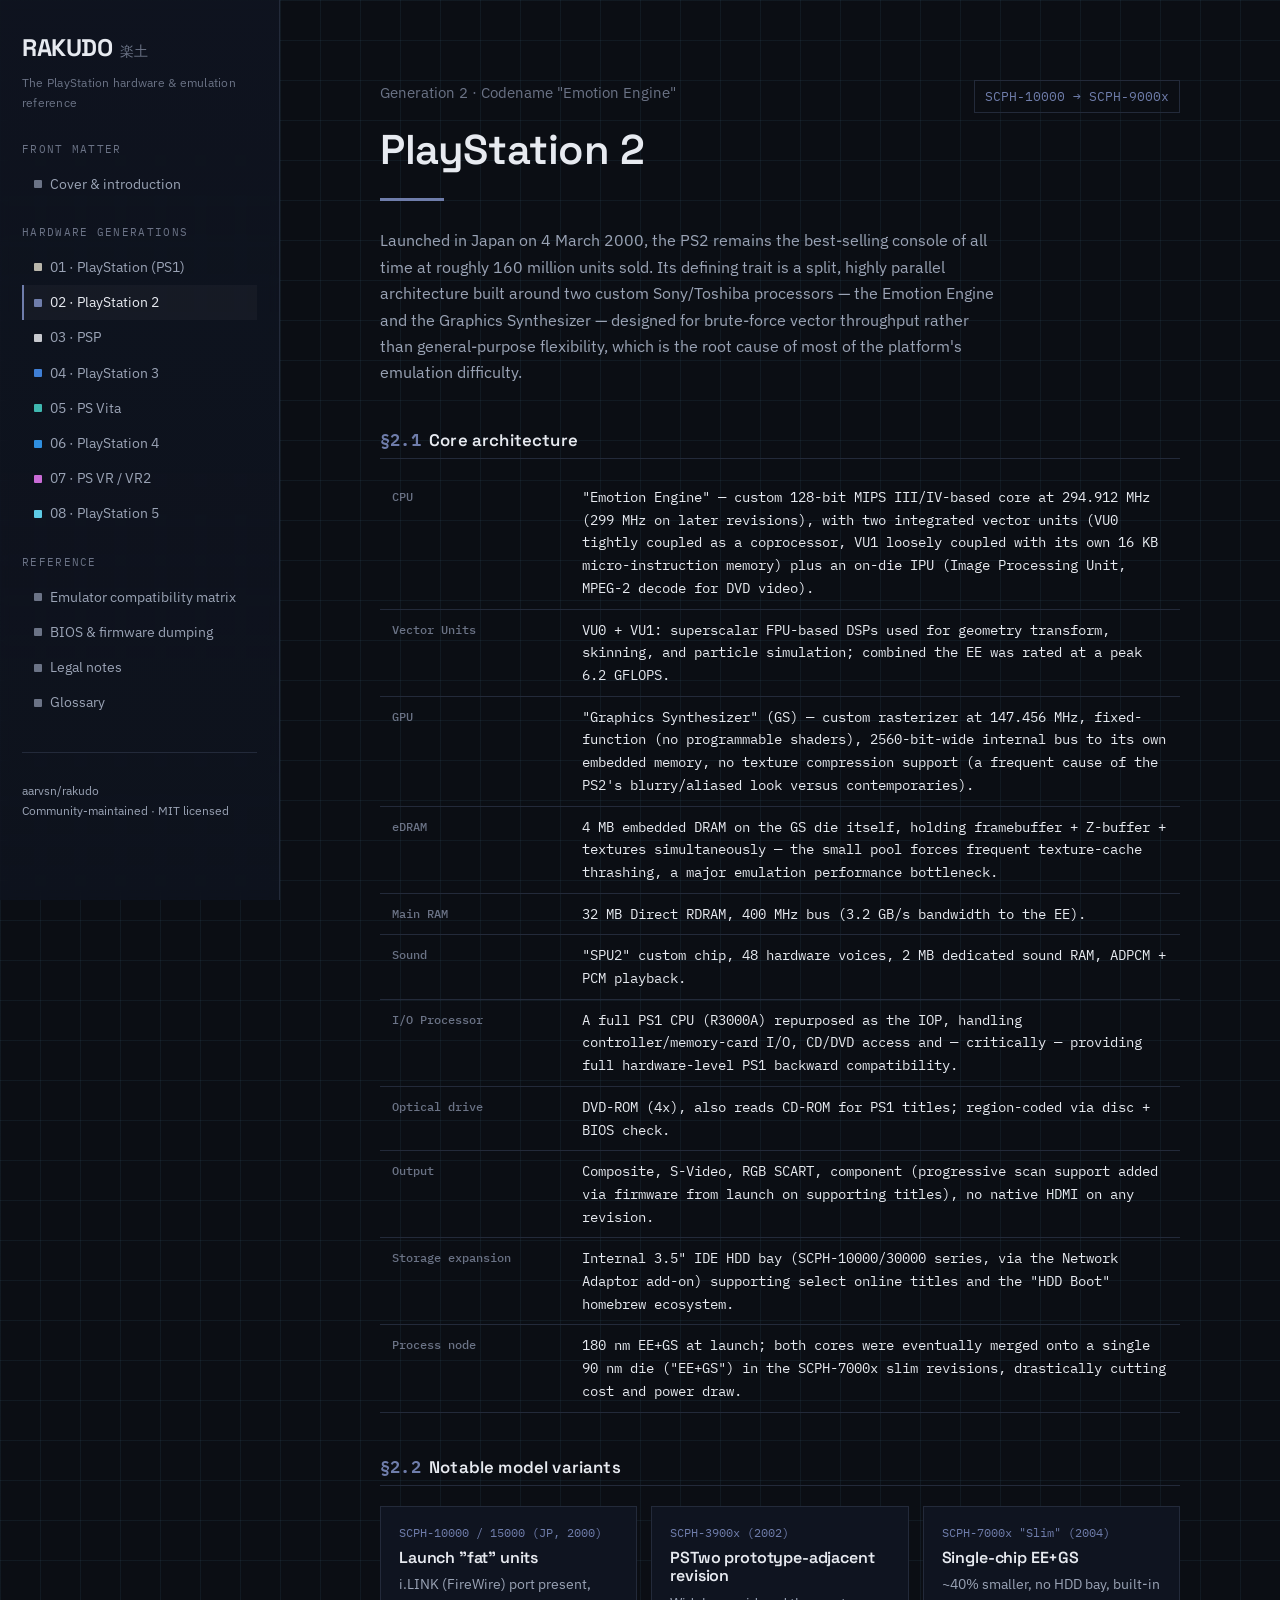
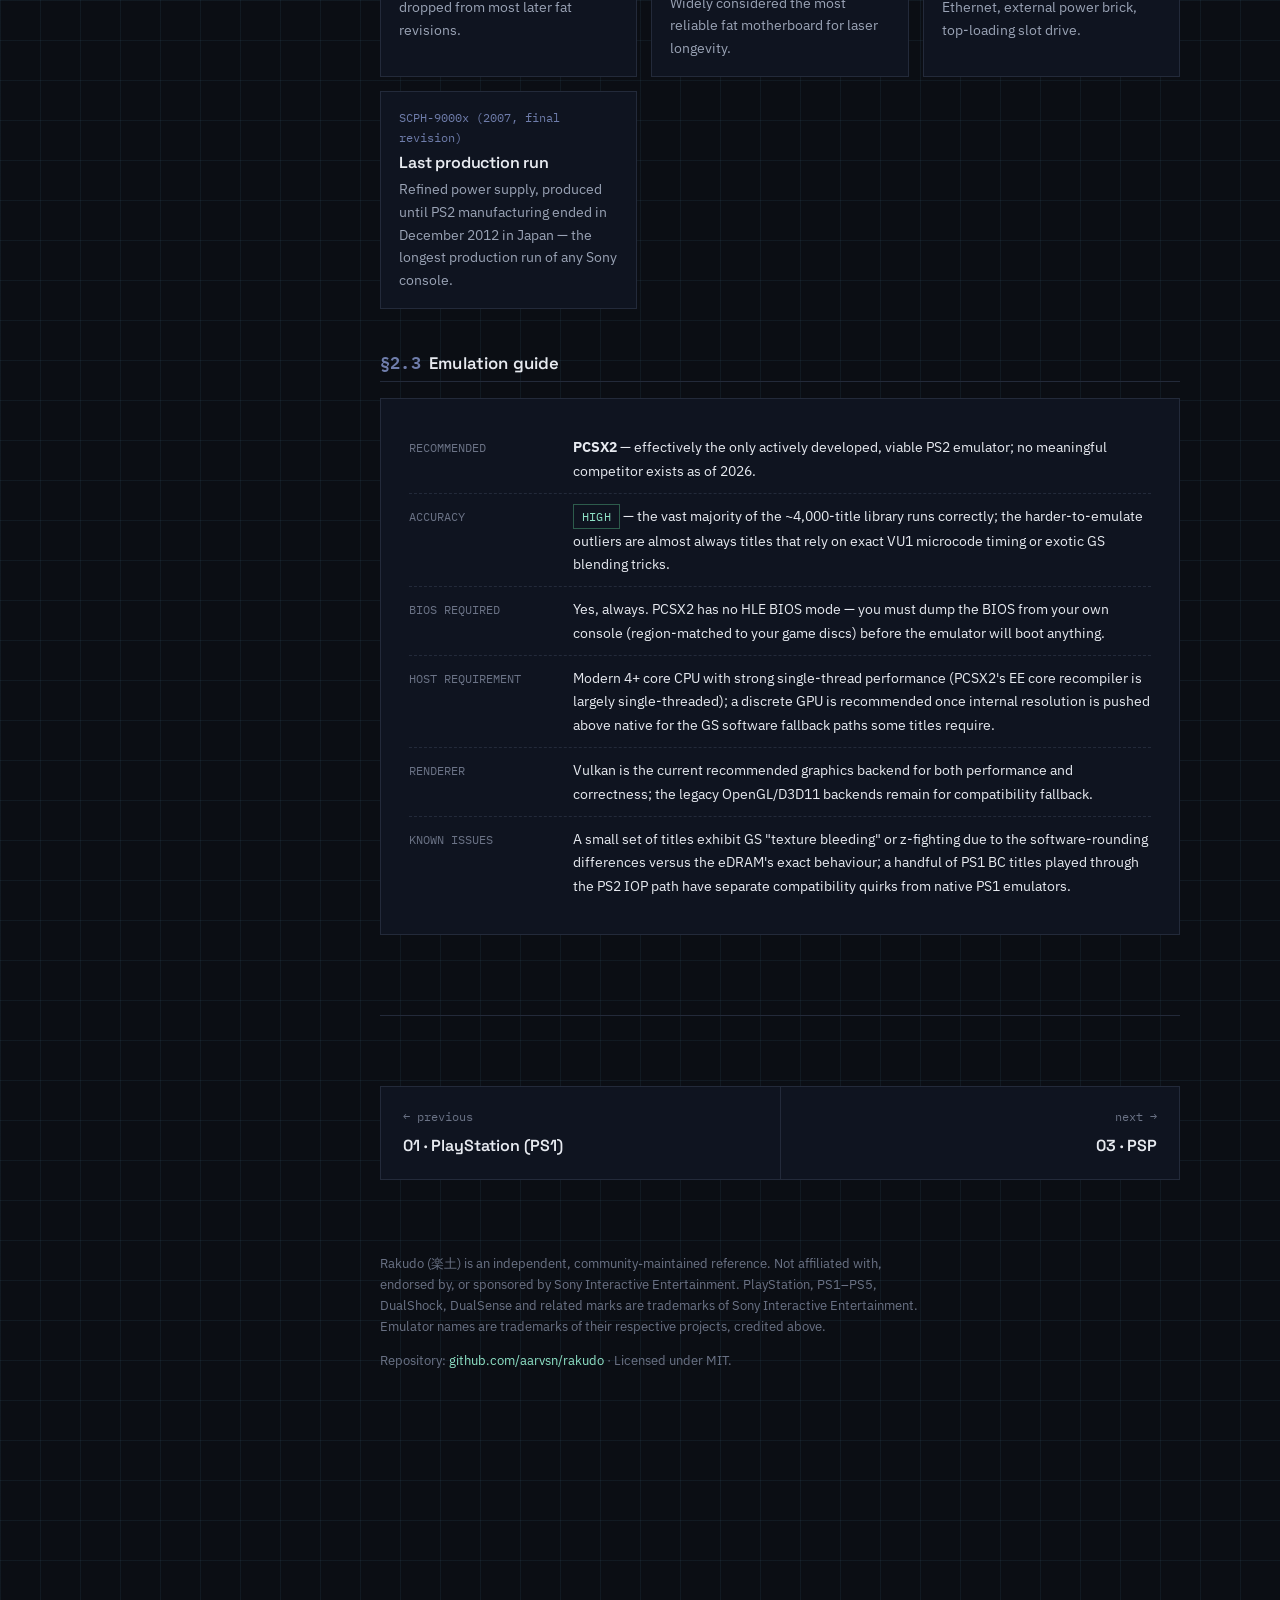
<file: docs/ps2.html>
<!DOCTYPE html>
<html lang="en">
<head>
<meta charset="UTF-8">
<meta name="viewport" content="width=device-width, initial-scale=1.0">
<title>PlayStation 2 — hardware & emulation — Rakudo</title>
<meta name="description" content="The Emotion Engine, Graphics Synthesizer, and VU0/VU1 vector units behind the best-selling console ever, plus the PCSX2 emulation guide.">
<link rel="preconnect" href="https://fonts.googleapis.com">
<link rel="preconnect" href="https://fonts.gstatic.com" crossorigin>
<link href="https://fonts.googleapis.com/css2?family=Space+Grotesk:wght@400;500;600;700&family=IBM+Plex+Sans:ital,wght@0,400;0,500;0,600;1,400&family=IBM+Plex+Mono:wght@400;500;600&display=swap" rel="stylesheet">
<link rel="stylesheet" href="../assets/style.css">
</head>
<body>
<a class="skip-link" href="#main">Skip to content</a>
<div class="shell">

  <aside class="toc" aria-label="Table of contents">
    <div class="toc-brand"><span class="mark">RAKUDO</span><span class="kanji">楽土</span></div>
    <p class="toc-sub">The PlayStation hardware &amp; emulation reference</p>
    <nav>
      <div class="toc-group-label">FRONT MATTER</div>
      <ul>
        <li><a href="../index.html" data-file="index.html"><span class="chip"></span>Cover &amp; introduction</a></li>
      </ul>
      <div class="toc-group-label">HARDWARE GENERATIONS</div>
      <ul>
        <li><a href="ps1.html" data-file="ps1.html" style="--dot:var(--c-ps1)"><span class="chip"></span>01 · PlayStation (PS1)</a></li>
        <li><a href="ps2.html" data-file="ps2.html" style="--dot:var(--c-ps2)"><span class="chip"></span>02 · PlayStation 2</a></li>
        <li><a href="psp.html" data-file="psp.html" style="--dot:var(--c-psp)"><span class="chip"></span>03 · PSP</a></li>
        <li><a href="ps3.html" data-file="ps3.html" style="--dot:var(--c-ps3)"><span class="chip"></span>04 · PlayStation 3</a></li>
        <li><a href="vita.html" data-file="vita.html" style="--dot:var(--c-vita)"><span class="chip"></span>05 · PS Vita</a></li>
        <li><a href="ps4.html" data-file="ps4.html" style="--dot:var(--c-ps4)"><span class="chip"></span>06 · PlayStation 4</a></li>
        <li><a href="psvr.html" data-file="psvr.html" style="--dot:var(--c-vr)"><span class="chip"></span>07 · PS VR / VR2</a></li>
        <li><a href="ps5.html" data-file="ps5.html" style="--dot:var(--c-ps5)"><span class="chip"></span>08 · PlayStation 5</a></li>
      </ul>
      <div class="toc-group-label">REFERENCE</div>
      <ul>
        <li><a href="compat-matrix.html" data-file="compat-matrix.html"><span class="chip"></span>Emulator compatibility matrix</a></li>
        <li><a href="bios.html" data-file="bios.html"><span class="chip"></span>BIOS & firmware dumping</a></li>
        <li><a href="legal.html" data-file="legal.html"><span class="chip"></span>Legal notes</a></li>
        <li><a href="glossary.html" data-file="glossary.html"><span class="chip"></span>Glossary</a></li>
      </ul>
    </nav>
    <div class="toc-foot">
      <p>aarvsn/rakudo<br>Community-maintained · MIT licensed</p>
    </div>
  </aside>

  <main id="main">
    <div class="wrap">

      <section class="console" id="ps2">
        <div class="gen-head">
          <div>
            <div class="codename">Generation 2 · Codename "Emotion Engine"</div>
            <h2>PlayStation 2</h2>
          </div>
          <div class="gen-model">SCPH-10000 → SCPH-9000x</div>
        </div>
        <div class="colorbar"></div>
        <p class="lede">Launched in Japan on 4 March 2000, the PS2 remains the best-selling console of all time at roughly 160 million units sold. Its defining trait is a split, highly parallel architecture built around two custom Sony/Toshiba processors — the Emotion Engine and the Graphics Synthesizer — designed for brute-force vector throughput rather than general-purpose flexibility, which is the root cause of most of the platform's emulation difficulty.</p>

        <h3 class="section-h"><span class="idx">§2.1</span>Core architecture</h3>
        <table class="spec-table">
          <tr><th>CPU</th><td>"Emotion Engine" — custom 128-bit MIPS III/IV-based core at 294.912 MHz (299 MHz on later revisions), with two integrated vector units (VU0 tightly coupled as a coprocessor, VU1 loosely coupled with its own 16 KB micro-instruction memory) plus an on-die IPU (Image Processing Unit, MPEG-2 decode for DVD video).</td></tr>
          <tr><th>Vector Units</th><td>VU0 + VU1: superscalar FPU-based DSPs used for geometry transform, skinning, and particle simulation; combined the EE was rated at a peak 6.2 GFLOPS.</td></tr>
          <tr><th>GPU</th><td>"Graphics Synthesizer" (GS) — custom rasterizer at 147.456 MHz, fixed-function (no programmable shaders), 2560-bit-wide internal bus to its own embedded memory, no texture compression support (a frequent cause of the PS2's blurry/aliased look versus contemporaries).</td></tr>
          <tr><th>eDRAM</th><td>4 MB embedded DRAM on the GS die itself, holding framebuffer + Z-buffer + textures simultaneously — the small pool forces frequent texture-cache thrashing, a major emulation performance bottleneck.</td></tr>
          <tr><th>Main RAM</th><td>32 MB Direct RDRAM, 400 MHz bus (3.2 GB/s bandwidth to the EE).</td></tr>
          <tr><th>Sound</th><td>"SPU2" custom chip, 48 hardware voices, 2 MB dedicated sound RAM, ADPCM + PCM playback.</td></tr>
          <tr><th>I/O Processor</th><td>A full PS1 CPU (R3000A) repurposed as the IOP, handling controller/memory-card I/O, CD/DVD access and — critically — providing full hardware-level PS1 backward compatibility.</td></tr>
          <tr><th>Optical drive</th><td>DVD-ROM (4x), also reads CD-ROM for PS1 titles; region-coded via disc + BIOS check.</td></tr>
          <tr><th>Output</th><td>Composite, S-Video, RGB SCART, component (progressive scan support added via firmware from launch on supporting titles), no native HDMI on any revision.</td></tr>
          <tr><th>Storage expansion</th><td>Internal 3.5" IDE HDD bay (SCPH-10000/30000 series, via the Network Adaptor add-on) supporting select online titles and the "HDD Boot" homebrew ecosystem.</td></tr>
          <tr><th>Process node</th><td>180 nm EE+GS at launch; both cores were eventually merged onto a single 90 nm die ("EE+GS") in the SCPH-7000x slim revisions, drastically cutting cost and power draw.</td></tr>
        </table>

        <h3 class="section-h"><span class="idx">§2.2</span>Notable model variants</h3>
        <div class="variants">
          <div class="variant"><div class="vmodel">SCPH-10000 / 15000 (JP, 2000)</div><h4>Launch "fat" units</h4><p>i.LINK (FireWire) port present, dropped from most later fat revisions.</p></div>
          <div class="variant"><div class="vmodel">SCPH-3900x (2002)</div><h4>PSTwo prototype-adjacent revision</h4><p>Widely considered the most reliable fat motherboard for laser longevity.</p></div>
          <div class="variant"><div class="vmodel">SCPH-7000x "Slim" (2004)</div><h4>Single-chip EE+GS</h4><p>~40% smaller, no HDD bay, built-in Ethernet, external power brick, top-loading slot drive.</p></div>
          <div class="variant"><div class="vmodel">SCPH-9000x (2007, final revision)</div><h4>Last production run</h4><p>Refined power supply, produced until PS2 manufacturing ended in December 2012 in Japan — the longest production run of any Sony console.</p></div>
        </div>

        <h3 class="section-h"><span class="idx">§2.3</span>Emulation guide</h3>
        <div class="emu-panel">
          <div class="emu-row"><div class="k">RECOMMENDED</div><div class="v"><strong>PCSX2</strong> — effectively the only actively developed, viable PS2 emulator; no meaningful competitor exists as of 2026.</div></div>
          <div class="emu-row"><div class="k">ACCURACY</div><div class="v"><span class="status high">HIGH</span> — the vast majority of the ~4,000-title library runs correctly; the harder-to-emulate outliers are almost always titles that rely on exact VU1 microcode timing or exotic GS blending tricks.</div></div>
          <div class="emu-row"><div class="k">BIOS REQUIRED</div><div class="v">Yes, always. PCSX2 has no HLE BIOS mode — you must dump the BIOS from your own console (region-matched to your game discs) before the emulator will boot anything.</div></div>
          <div class="emu-row"><div class="k">HOST REQUIREMENT</div><div class="v">Modern 4+ core CPU with strong single-thread performance (PCSX2's EE core recompiler is largely single-threaded); a discrete GPU is recommended once internal resolution is pushed above native for the GS software fallback paths some titles require.</div></div>
          <div class="emu-row"><div class="k">RENDERER</div><div class="v">Vulkan is the current recommended graphics backend for both performance and correctness; the legacy OpenGL/D3D11 backends remain for compatibility fallback.</div></div>
          <div class="emu-row"><div class="k">KNOWN ISSUES</div><div class="v">A small set of titles exhibit GS "texture bleeding" or z-fighting due to the software-rounding differences versus the eDRAM's exact behaviour; a handful of PS1 BC titles played through the PS2 IOP path have separate compatibility quirks from native PS1 emulators.</div></div>
        </div>
      </section>

    </div>
    <div class="wrap">
      <div class="chapter-nav">
        <a href="ps1.html"><span class="dir">&larr; previous</span><span class="label">01 · PlayStation (PS1)</span></a>
        <a class="next" href="psp.html"><span class="dir">next &rarr;</span><span class="label">03 · PSP</span></a>
      </div>
    </div>
    <footer>
      <div class="wrap">
        <p>Rakudo (楽土) is an independent, community-maintained reference. Not affiliated with, endorsed by, or sponsored by Sony Interactive Entertainment. PlayStation, PS1–PS5, DualShock, DualSense and related marks are trademarks of Sony Interactive Entertainment. Emulator names are trademarks of their respective projects, credited above.</p>
        <p>Repository: <a href="https://github.com/aarvsn/rakudo">github.com/aarvsn/rakudo</a> · Licensed under MIT.</p>
      </div>
    </footer>
  </main>
</div>

<script src="../assets/nav.js"></script>
</body>
</html>
</file>
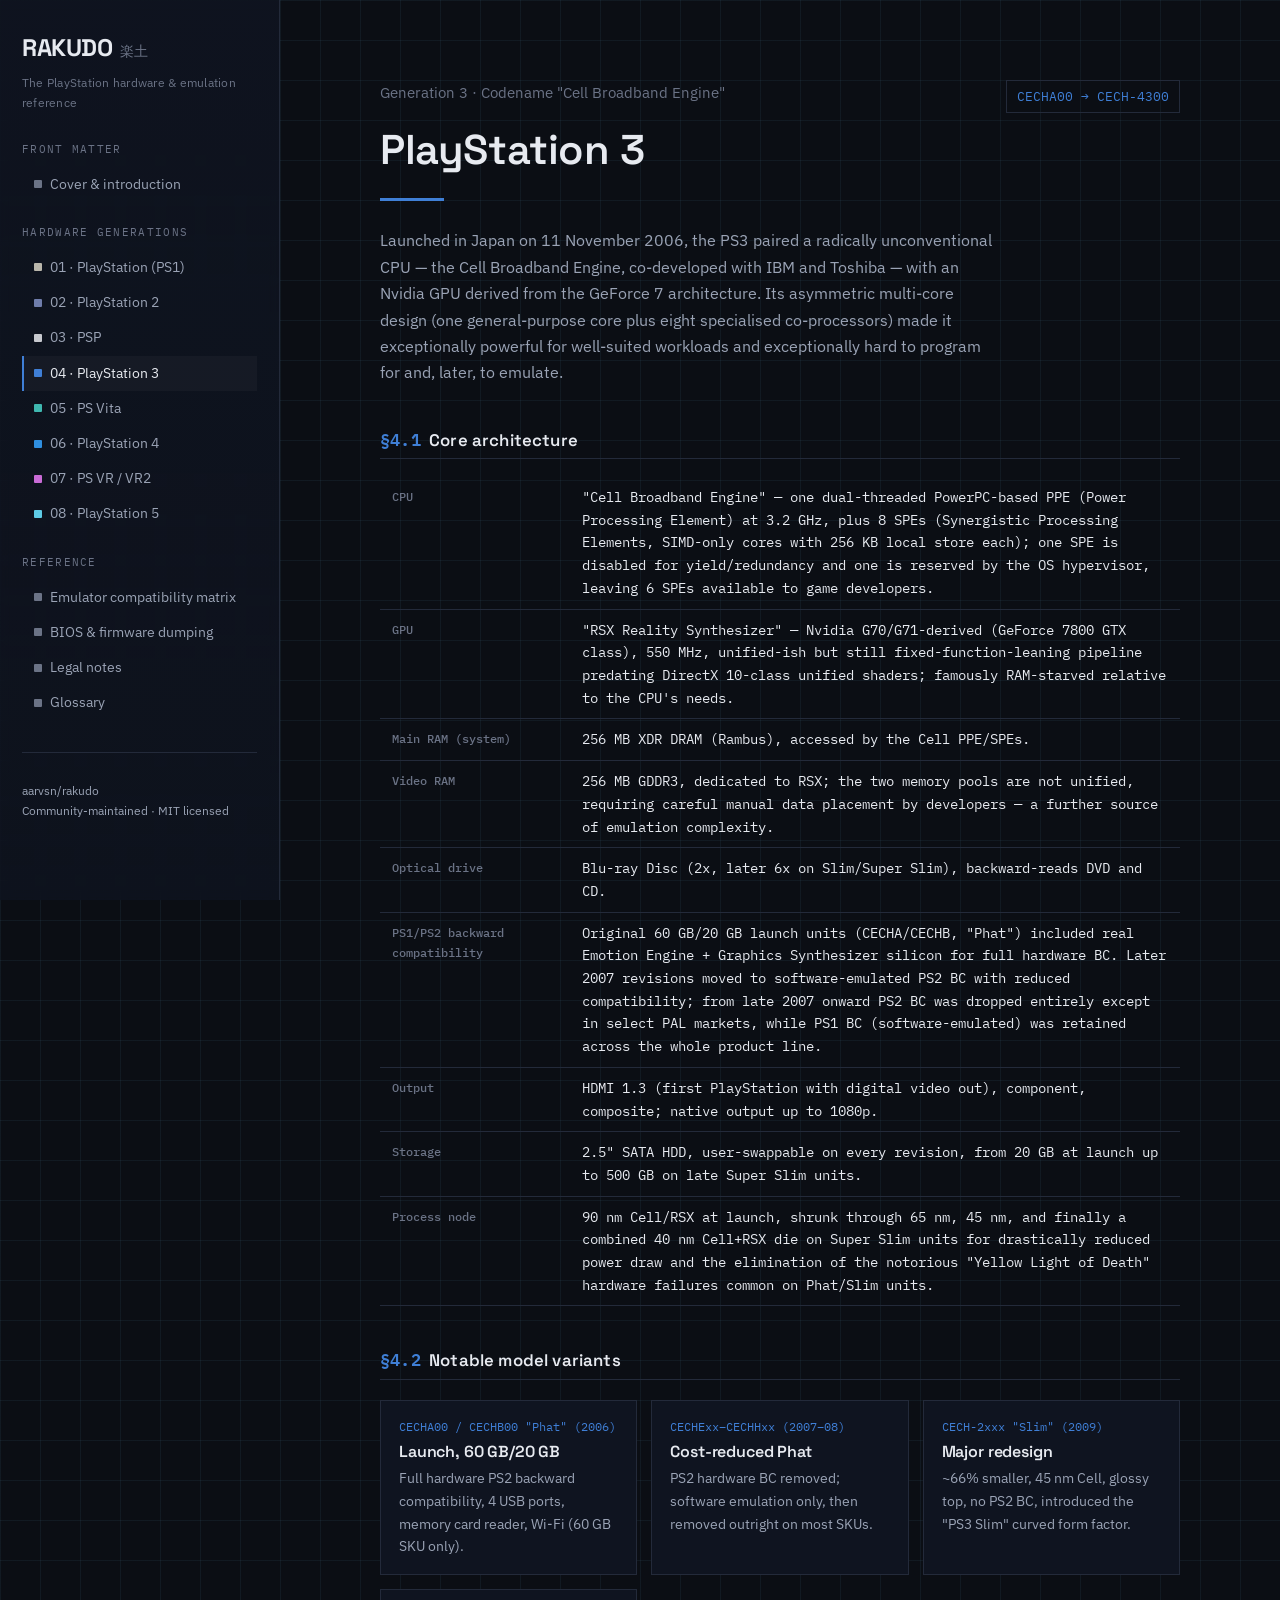
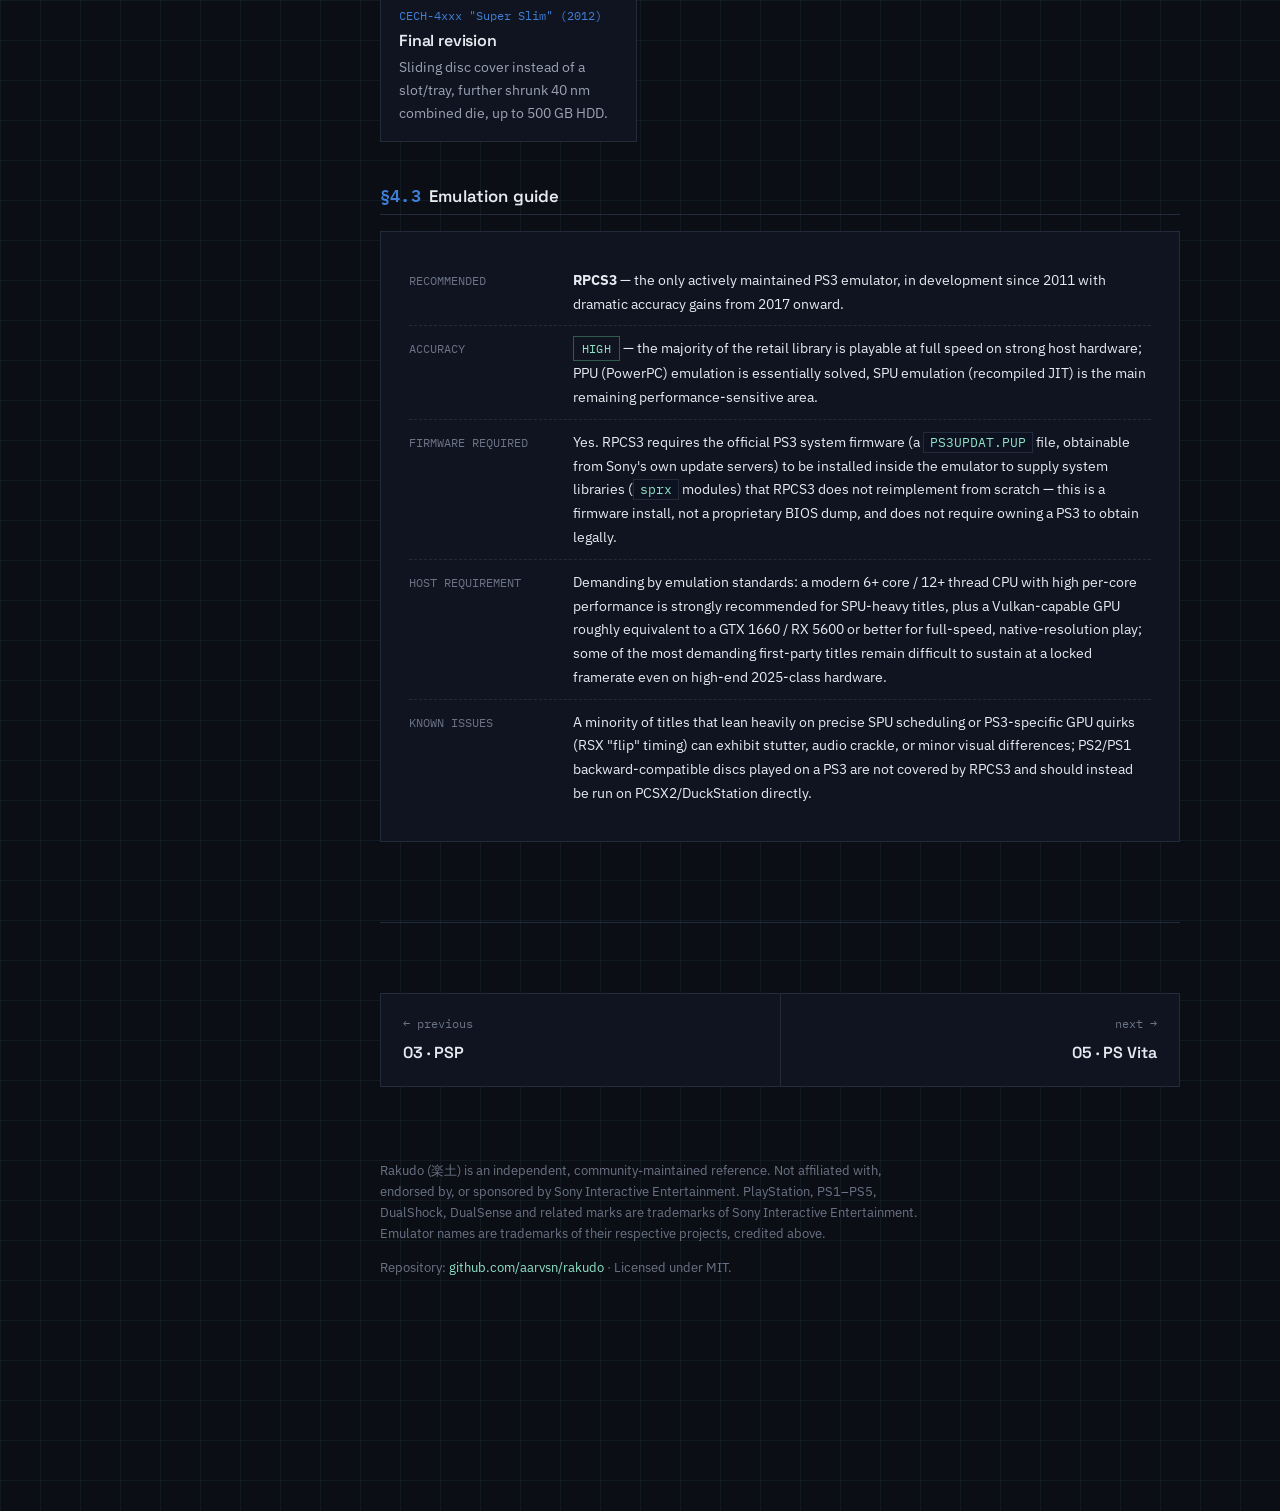
<file: docs/ps3.html>
<!DOCTYPE html>
<html lang="en">
<head>
<meta charset="UTF-8">
<meta name="viewport" content="width=device-width, initial-scale=1.0">
<title>PlayStation 3 — hardware & emulation — Rakudo</title>
<meta name="description" content="The Cell Broadband Engine and RSX GPU, Phat through Super Slim revisions, plus the RPCS3 emulation guide.">
<link rel="preconnect" href="https://fonts.googleapis.com">
<link rel="preconnect" href="https://fonts.gstatic.com" crossorigin>
<link href="https://fonts.googleapis.com/css2?family=Space+Grotesk:wght@400;500;600;700&family=IBM+Plex+Sans:ital,wght@0,400;0,500;0,600;1,400&family=IBM+Plex+Mono:wght@400;500;600&display=swap" rel="stylesheet">
<link rel="stylesheet" href="../assets/style.css">
</head>
<body>
<a class="skip-link" href="#main">Skip to content</a>
<div class="shell">

  <aside class="toc" aria-label="Table of contents">
    <div class="toc-brand"><span class="mark">RAKUDO</span><span class="kanji">楽土</span></div>
    <p class="toc-sub">The PlayStation hardware &amp; emulation reference</p>
    <nav>
      <div class="toc-group-label">FRONT MATTER</div>
      <ul>
        <li><a href="../index.html" data-file="index.html"><span class="chip"></span>Cover &amp; introduction</a></li>
      </ul>
      <div class="toc-group-label">HARDWARE GENERATIONS</div>
      <ul>
        <li><a href="ps1.html" data-file="ps1.html" style="--dot:var(--c-ps1)"><span class="chip"></span>01 · PlayStation (PS1)</a></li>
        <li><a href="ps2.html" data-file="ps2.html" style="--dot:var(--c-ps2)"><span class="chip"></span>02 · PlayStation 2</a></li>
        <li><a href="psp.html" data-file="psp.html" style="--dot:var(--c-psp)"><span class="chip"></span>03 · PSP</a></li>
        <li><a href="ps3.html" data-file="ps3.html" style="--dot:var(--c-ps3)"><span class="chip"></span>04 · PlayStation 3</a></li>
        <li><a href="vita.html" data-file="vita.html" style="--dot:var(--c-vita)"><span class="chip"></span>05 · PS Vita</a></li>
        <li><a href="ps4.html" data-file="ps4.html" style="--dot:var(--c-ps4)"><span class="chip"></span>06 · PlayStation 4</a></li>
        <li><a href="psvr.html" data-file="psvr.html" style="--dot:var(--c-vr)"><span class="chip"></span>07 · PS VR / VR2</a></li>
        <li><a href="ps5.html" data-file="ps5.html" style="--dot:var(--c-ps5)"><span class="chip"></span>08 · PlayStation 5</a></li>
      </ul>
      <div class="toc-group-label">REFERENCE</div>
      <ul>
        <li><a href="compat-matrix.html" data-file="compat-matrix.html"><span class="chip"></span>Emulator compatibility matrix</a></li>
        <li><a href="bios.html" data-file="bios.html"><span class="chip"></span>BIOS & firmware dumping</a></li>
        <li><a href="legal.html" data-file="legal.html"><span class="chip"></span>Legal notes</a></li>
        <li><a href="glossary.html" data-file="glossary.html"><span class="chip"></span>Glossary</a></li>
      </ul>
    </nav>
    <div class="toc-foot">
      <p>aarvsn/rakudo<br>Community-maintained · MIT licensed</p>
    </div>
  </aside>

  <main id="main">
    <div class="wrap">

      <section class="console" id="ps3">
        <div class="gen-head">
          <div>
            <div class="codename">Generation 3 · Codename "Cell Broadband Engine"</div>
            <h2>PlayStation 3</h2>
          </div>
          <div class="gen-model">CECHA00 → CECH-4300</div>
        </div>
        <div class="colorbar"></div>
        <p class="lede">Launched in Japan on 11 November 2006, the PS3 paired a radically unconventional CPU — the Cell Broadband Engine, co-developed with IBM and Toshiba — with an Nvidia GPU derived from the GeForce 7 architecture. Its asymmetric multi-core design (one general-purpose core plus eight specialised co-processors) made it exceptionally powerful for well-suited workloads and exceptionally hard to program for and, later, to emulate.</p>

        <h3 class="section-h"><span class="idx">§4.1</span>Core architecture</h3>
        <table class="spec-table">
          <tr><th>CPU</th><td>"Cell Broadband Engine" — one dual-threaded PowerPC-based PPE (Power Processing Element) at 3.2 GHz, plus 8 SPEs (Synergistic Processing Elements, SIMD-only cores with 256 KB local store each); one SPE is disabled for yield/redundancy and one is reserved by the OS hypervisor, leaving 6 SPEs available to game developers.</td></tr>
          <tr><th>GPU</th><td>"RSX Reality Synthesizer" — Nvidia G70/G71-derived (GeForce 7800 GTX class), 550 MHz, unified-ish but still fixed-function-leaning pipeline predating DirectX 10-class unified shaders; famously RAM-starved relative to the CPU's needs.</td></tr>
          <tr><th>Main RAM (system)</th><td>256 MB XDR DRAM (Rambus), accessed by the Cell PPE/SPEs.</td></tr>
          <tr><th>Video RAM</th><td>256 MB GDDR3, dedicated to RSX; the two memory pools are not unified, requiring careful manual data placement by developers — a further source of emulation complexity.</td></tr>
          <tr><th>Optical drive</th><td>Blu-ray Disc (2x, later 6x on Slim/Super Slim), backward-reads DVD and CD.</td></tr>
          <tr><th>PS1/PS2 backward compatibility</th><td>Original 60 GB/20 GB launch units (CECHA/CECHB, "Phat") included real Emotion Engine + Graphics Synthesizer silicon for full hardware BC. Later 2007 revisions moved to software-emulated PS2 BC with reduced compatibility; from late 2007 onward PS2 BC was dropped entirely except in select PAL markets, while PS1 BC (software-emulated) was retained across the whole product line.</td></tr>
          <tr><th>Output</th><td>HDMI 1.3 (first PlayStation with digital video out), component, composite; native output up to 1080p.</td></tr>
          <tr><th>Storage</th><td>2.5" SATA HDD, user-swappable on every revision, from 20 GB at launch up to 500 GB on late Super Slim units.</td></tr>
          <tr><th>Process node</th><td>90 nm Cell/RSX at launch, shrunk through 65 nm, 45 nm, and finally a combined 40 nm Cell+RSX die on Super Slim units for drastically reduced power draw and the elimination of the notorious "Yellow Light of Death" hardware failures common on Phat/Slim units.</td></tr>
        </table>

        <h3 class="section-h"><span class="idx">§4.2</span>Notable model variants</h3>
        <div class="variants">
          <div class="variant"><div class="vmodel">CECHA00 / CECHB00 "Phat" (2006)</div><h4>Launch, 60 GB/20 GB</h4><p>Full hardware PS2 backward compatibility, 4 USB ports, memory card reader, Wi-Fi (60 GB SKU only).</p></div>
          <div class="variant"><div class="vmodel">CECHExx–CECHHxx (2007–08)</div><h4>Cost-reduced Phat</h4><p>PS2 hardware BC removed; software emulation only, then removed outright on most SKUs.</p></div>
          <div class="variant"><div class="vmodel">CECH-2xxx "Slim" (2009)</div><h4>Major redesign</h4><p>~66% smaller, 45 nm Cell, glossy top, no PS2 BC, introduced the "PS3 Slim" curved form factor.</p></div>
          <div class="variant"><div class="vmodel">CECH-4xxx "Super Slim" (2012)</div><h4>Final revision</h4><p>Sliding disc cover instead of a slot/tray, further shrunk 40 nm combined die, up to 500 GB HDD.</p></div>
        </div>

        <h3 class="section-h"><span class="idx">§4.3</span>Emulation guide</h3>
        <div class="emu-panel">
          <div class="emu-row"><div class="k">RECOMMENDED</div><div class="v"><strong>RPCS3</strong> — the only actively maintained PS3 emulator, in development since 2011 with dramatic accuracy gains from 2017 onward.</div></div>
          <div class="emu-row"><div class="k">ACCURACY</div><div class="v"><span class="status high">HIGH</span> — the majority of the retail library is playable at full speed on strong host hardware; PPU (PowerPC) emulation is essentially solved, SPU emulation (recompiled JIT) is the main remaining performance-sensitive area.</div></div>
          <div class="emu-row"><div class="k">FIRMWARE REQUIRED</div><div class="v">Yes. RPCS3 requires the official PS3 system firmware (a <code>PS3UPDAT.PUP</code> file, obtainable from Sony's own update servers) to be installed inside the emulator to supply system libraries (<code>sprx</code> modules) that RPCS3 does not reimplement from scratch — this is a firmware install, not a proprietary BIOS dump, and does not require owning a PS3 to obtain legally.</div></div>
          <div class="emu-row"><div class="k">HOST REQUIREMENT</div><div class="v">Demanding by emulation standards: a modern 6+ core / 12+ thread CPU with high per-core performance is strongly recommended for SPU-heavy titles, plus a Vulkan-capable GPU roughly equivalent to a GTX 1660 / RX 5600 or better for full-speed, native-resolution play; some of the most demanding first-party titles remain difficult to sustain at a locked framerate even on high-end 2025-class hardware.</div></div>
          <div class="emu-row"><div class="k">KNOWN ISSUES</div><div class="v">A minority of titles that lean heavily on precise SPU scheduling or PS3-specific GPU quirks (RSX "flip" timing) can exhibit stutter, audio crackle, or minor visual differences; PS2/PS1 backward-compatible discs played on a PS3 are not covered by RPCS3 and should instead be run on PCSX2/DuckStation directly.</div></div>
        </div>
      </section>

    </div>
    <div class="wrap">
      <div class="chapter-nav">
        <a href="psp.html"><span class="dir">&larr; previous</span><span class="label">03 · PSP</span></a>
        <a class="next" href="vita.html"><span class="dir">next &rarr;</span><span class="label">05 · PS Vita</span></a>
      </div>
    </div>
    <footer>
      <div class="wrap">
        <p>Rakudo (楽土) is an independent, community-maintained reference. Not affiliated with, endorsed by, or sponsored by Sony Interactive Entertainment. PlayStation, PS1–PS5, DualShock, DualSense and related marks are trademarks of Sony Interactive Entertainment. Emulator names are trademarks of their respective projects, credited above.</p>
        <p>Repository: <a href="https://github.com/aarvsn/rakudo">github.com/aarvsn/rakudo</a> · Licensed under MIT.</p>
      </div>
    </footer>
  </main>
</div>

<script src="../assets/nav.js"></script>
</body>
</html>
</file>
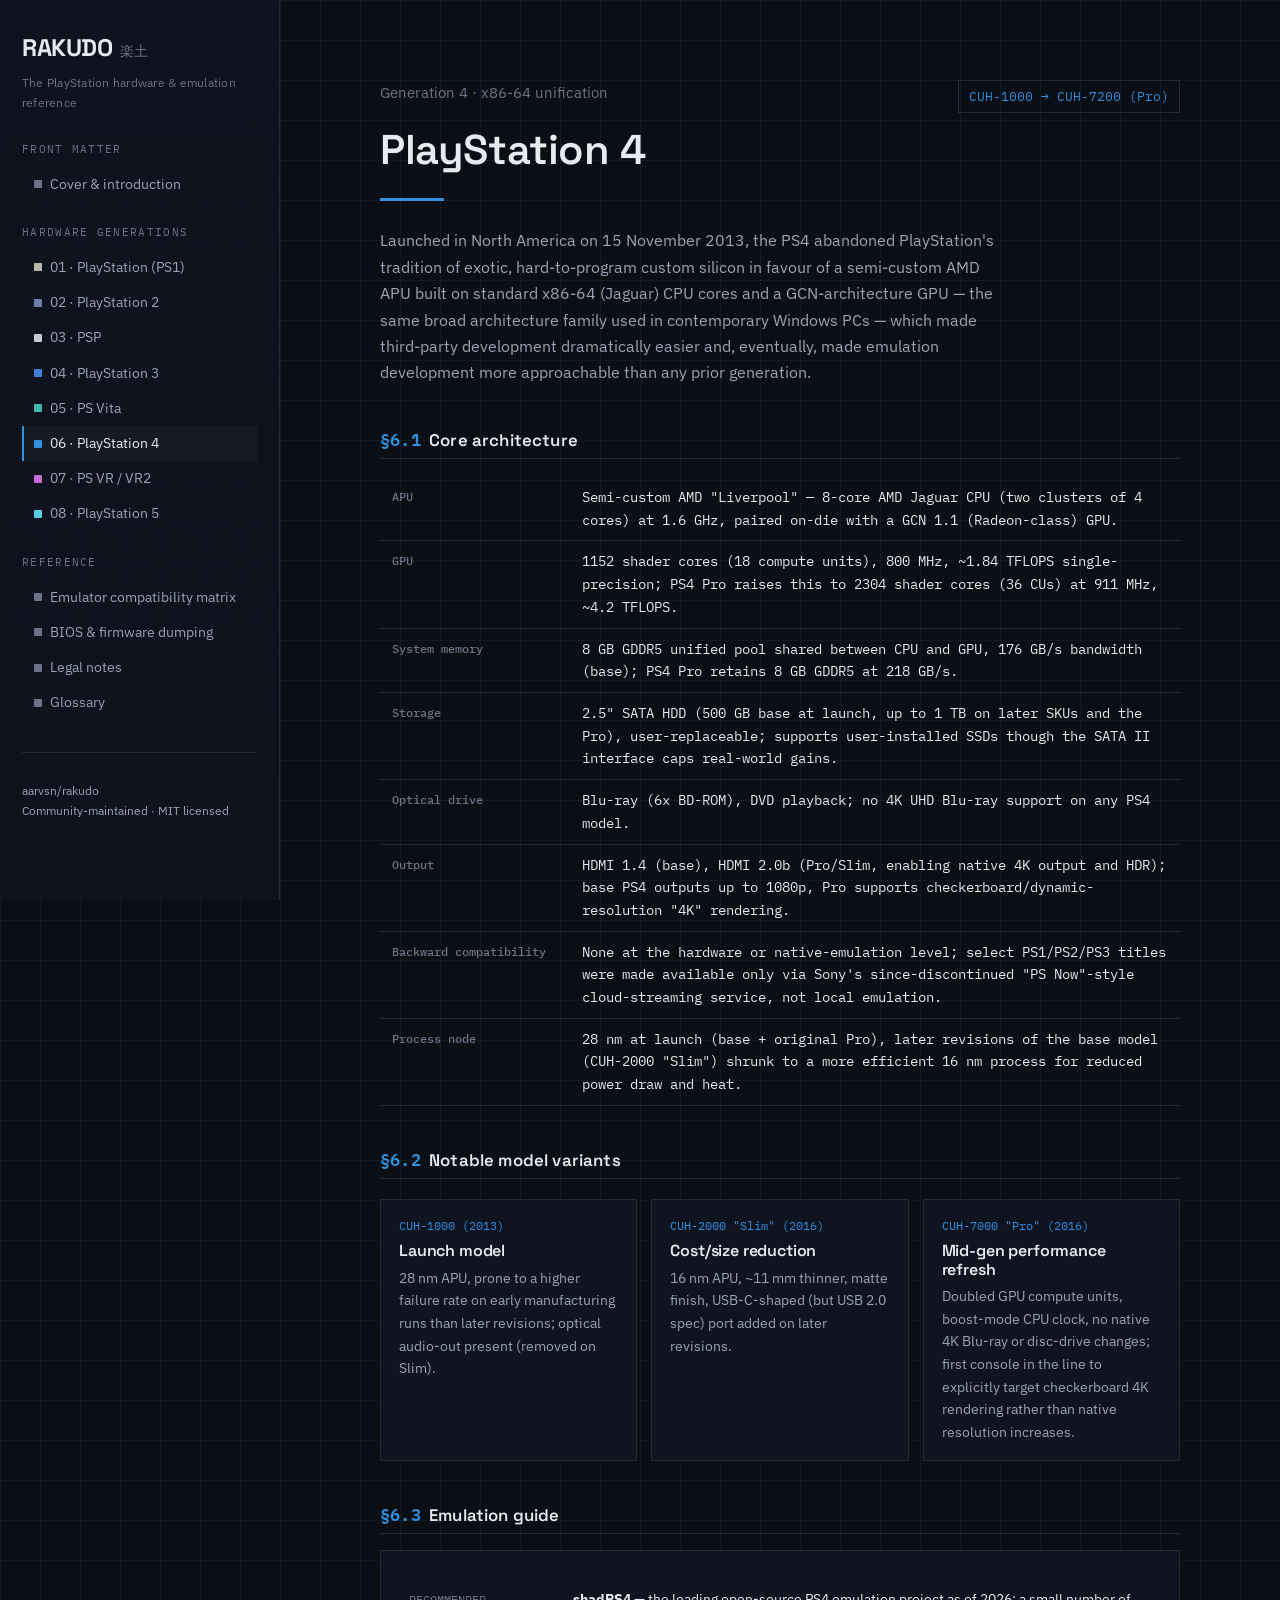
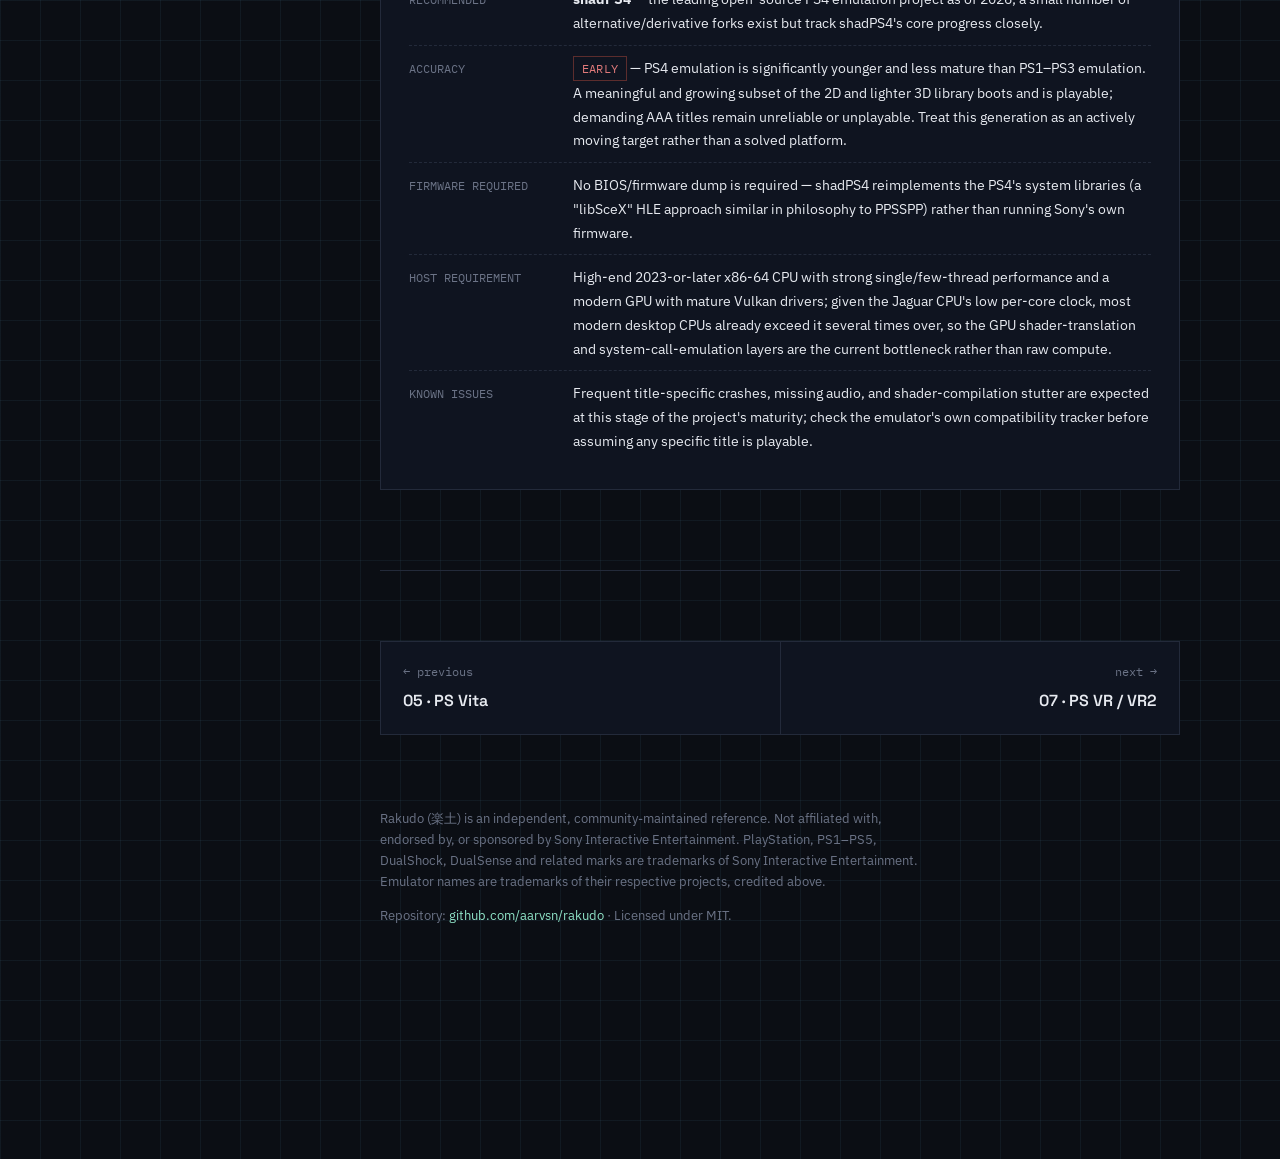
<file: docs/ps4.html>
<!DOCTYPE html>
<html lang="en">
<head>
<meta charset="UTF-8">
<meta name="viewport" content="width=device-width, initial-scale=1.0">
<title>PlayStation 4 — hardware & emulation — Rakudo</title>
<meta name="description" content="The Jaguar CPU and GCN GPU behind Sony's move to x86-64, base and Pro, plus the shadPS4 emulation guide.">
<link rel="preconnect" href="https://fonts.googleapis.com">
<link rel="preconnect" href="https://fonts.gstatic.com" crossorigin>
<link href="https://fonts.googleapis.com/css2?family=Space+Grotesk:wght@400;500;600;700&family=IBM+Plex+Sans:ital,wght@0,400;0,500;0,600;1,400&family=IBM+Plex+Mono:wght@400;500;600&display=swap" rel="stylesheet">
<link rel="stylesheet" href="../assets/style.css">
</head>
<body>
<a class="skip-link" href="#main">Skip to content</a>
<div class="shell">

  <aside class="toc" aria-label="Table of contents">
    <div class="toc-brand"><span class="mark">RAKUDO</span><span class="kanji">楽土</span></div>
    <p class="toc-sub">The PlayStation hardware &amp; emulation reference</p>
    <nav>
      <div class="toc-group-label">FRONT MATTER</div>
      <ul>
        <li><a href="../index.html" data-file="index.html"><span class="chip"></span>Cover &amp; introduction</a></li>
      </ul>
      <div class="toc-group-label">HARDWARE GENERATIONS</div>
      <ul>
        <li><a href="ps1.html" data-file="ps1.html" style="--dot:var(--c-ps1)"><span class="chip"></span>01 · PlayStation (PS1)</a></li>
        <li><a href="ps2.html" data-file="ps2.html" style="--dot:var(--c-ps2)"><span class="chip"></span>02 · PlayStation 2</a></li>
        <li><a href="psp.html" data-file="psp.html" style="--dot:var(--c-psp)"><span class="chip"></span>03 · PSP</a></li>
        <li><a href="ps3.html" data-file="ps3.html" style="--dot:var(--c-ps3)"><span class="chip"></span>04 · PlayStation 3</a></li>
        <li><a href="vita.html" data-file="vita.html" style="--dot:var(--c-vita)"><span class="chip"></span>05 · PS Vita</a></li>
        <li><a href="ps4.html" data-file="ps4.html" style="--dot:var(--c-ps4)"><span class="chip"></span>06 · PlayStation 4</a></li>
        <li><a href="psvr.html" data-file="psvr.html" style="--dot:var(--c-vr)"><span class="chip"></span>07 · PS VR / VR2</a></li>
        <li><a href="ps5.html" data-file="ps5.html" style="--dot:var(--c-ps5)"><span class="chip"></span>08 · PlayStation 5</a></li>
      </ul>
      <div class="toc-group-label">REFERENCE</div>
      <ul>
        <li><a href="compat-matrix.html" data-file="compat-matrix.html"><span class="chip"></span>Emulator compatibility matrix</a></li>
        <li><a href="bios.html" data-file="bios.html"><span class="chip"></span>BIOS & firmware dumping</a></li>
        <li><a href="legal.html" data-file="legal.html"><span class="chip"></span>Legal notes</a></li>
        <li><a href="glossary.html" data-file="glossary.html"><span class="chip"></span>Glossary</a></li>
      </ul>
    </nav>
    <div class="toc-foot">
      <p>aarvsn/rakudo<br>Community-maintained · MIT licensed</p>
    </div>
  </aside>

  <main id="main">
    <div class="wrap">

      <section class="console" id="ps4">
        <div class="gen-head">
          <div>
            <div class="codename">Generation 4 · x86-64 unification</div>
            <h2>PlayStation 4</h2>
          </div>
          <div class="gen-model">CUH-1000 → CUH-7200 (Pro)</div>
        </div>
        <div class="colorbar"></div>
        <p class="lede">Launched in North America on 15 November 2013, the PS4 abandoned PlayStation's tradition of exotic, hard-to-program custom silicon in favour of a semi-custom AMD APU built on standard x86-64 (Jaguar) CPU cores and a GCN-architecture GPU — the same broad architecture family used in contemporary Windows PCs — which made third-party development dramatically easier and, eventually, made emulation development more approachable than any prior generation.</p>

        <h3 class="section-h"><span class="idx">§6.1</span>Core architecture</h3>
        <table class="spec-table">
          <tr><th>APU</th><td>Semi-custom AMD "Liverpool" — 8-core AMD Jaguar CPU (two clusters of 4 cores) at 1.6 GHz, paired on-die with a GCN 1.1 (Radeon-class) GPU.</td></tr>
          <tr><th>GPU</th><td>1152 shader cores (18 compute units), 800 MHz, ~1.84 TFLOPS single-precision; PS4 Pro raises this to 2304 shader cores (36 CUs) at 911 MHz, ~4.2 TFLOPS.</td></tr>
          <tr><th>System memory</th><td>8 GB GDDR5 unified pool shared between CPU and GPU, 176 GB/s bandwidth (base); PS4 Pro retains 8 GB GDDR5 at 218 GB/s.</td></tr>
          <tr><th>Storage</th><td>2.5" SATA HDD (500 GB base at launch, up to 1 TB on later SKUs and the Pro), user-replaceable; supports user-installed SSDs though the SATA II interface caps real-world gains.</td></tr>
          <tr><th>Optical drive</th><td>Blu-ray (6x BD-ROM), DVD playback; no 4K UHD Blu-ray support on any PS4 model.</td></tr>
          <tr><th>Output</th><td>HDMI 1.4 (base), HDMI 2.0b (Pro/Slim, enabling native 4K output and HDR); base PS4 outputs up to 1080p, Pro supports checkerboard/dynamic-resolution "4K" rendering.</td></tr>
          <tr><th>Backward compatibility</th><td>None at the hardware or native-emulation level; select PS1/PS2/PS3 titles were made available only via Sony's since-discontinued "PS Now"-style cloud-streaming service, not local emulation.</td></tr>
          <tr><th>Process node</th><td>28 nm at launch (base + original Pro), later revisions of the base model (CUH-2000 "Slim") shrunk to a more efficient 16 nm process for reduced power draw and heat.</td></tr>
        </table>

        <h3 class="section-h"><span class="idx">§6.2</span>Notable model variants</h3>
        <div class="variants">
          <div class="variant"><div class="vmodel">CUH-1000 (2013)</div><h4>Launch model</h4><p>28 nm APU, prone to a higher failure rate on early manufacturing runs than later revisions; optical audio-out present (removed on Slim).</p></div>
          <div class="variant"><div class="vmodel">CUH-2000 "Slim" (2016)</div><h4>Cost/size reduction</h4><p>16 nm APU, ~11 mm thinner, matte finish, USB-C-shaped (but USB 2.0 spec) port added on later revisions.</p></div>
          <div class="variant"><div class="vmodel">CUH-7000 "Pro" (2016)</div><h4>Mid-gen performance refresh</h4><p>Doubled GPU compute units, boost-mode CPU clock, no native 4K Blu-ray or disc-drive changes; first console in the line to explicitly target checkerboard 4K rendering rather than native resolution increases.</p></div>
        </div>

        <h3 class="section-h"><span class="idx">§6.3</span>Emulation guide</h3>
        <div class="emu-panel">
          <div class="emu-row"><div class="k">RECOMMENDED</div><div class="v"><strong>shadPS4</strong> — the leading open-source PS4 emulation project as of 2026; a small number of alternative/derivative forks exist but track shadPS4's core progress closely.</div></div>
          <div class="emu-row"><div class="k">ACCURACY</div><div class="v"><span class="status early">EARLY</span> — PS4 emulation is significantly younger and less mature than PS1–PS3 emulation. A meaningful and growing subset of the 2D and lighter 3D library boots and is playable; demanding AAA titles remain unreliable or unplayable. Treat this generation as an actively moving target rather than a solved platform.</div></div>
          <div class="emu-row"><div class="k">FIRMWARE REQUIRED</div><div class="v">No BIOS/firmware dump is required — shadPS4 reimplements the PS4's system libraries (a "libSceX" HLE approach similar in philosophy to PPSSPP) rather than running Sony's own firmware.</div></div>
          <div class="emu-row"><div class="k">HOST REQUIREMENT</div><div class="v">High-end 2023-or-later x86-64 CPU with strong single/few-thread performance and a modern GPU with mature Vulkan drivers; given the Jaguar CPU's low per-core clock, most modern desktop CPUs already exceed it several times over, so the GPU shader-translation and system-call-emulation layers are the current bottleneck rather than raw compute.</div></div>
          <div class="emu-row"><div class="k">KNOWN ISSUES</div><div class="v">Frequent title-specific crashes, missing audio, and shader-compilation stutter are expected at this stage of the project's maturity; check the emulator's own compatibility tracker before assuming any specific title is playable.</div></div>
        </div>
      </section>

    </div>
    <div class="wrap">
      <div class="chapter-nav">
        <a href="vita.html"><span class="dir">&larr; previous</span><span class="label">05 · PS Vita</span></a>
        <a class="next" href="psvr.html"><span class="dir">next &rarr;</span><span class="label">07 · PS VR / VR2</span></a>
      </div>
    </div>
    <footer>
      <div class="wrap">
        <p>Rakudo (楽土) is an independent, community-maintained reference. Not affiliated with, endorsed by, or sponsored by Sony Interactive Entertainment. PlayStation, PS1–PS5, DualShock, DualSense and related marks are trademarks of Sony Interactive Entertainment. Emulator names are trademarks of their respective projects, credited above.</p>
        <p>Repository: <a href="https://github.com/aarvsn/rakudo">github.com/aarvsn/rakudo</a> · Licensed under MIT.</p>
      </div>
    </footer>
  </main>
</div>

<script src="../assets/nav.js"></script>
</body>
</html>
</file>
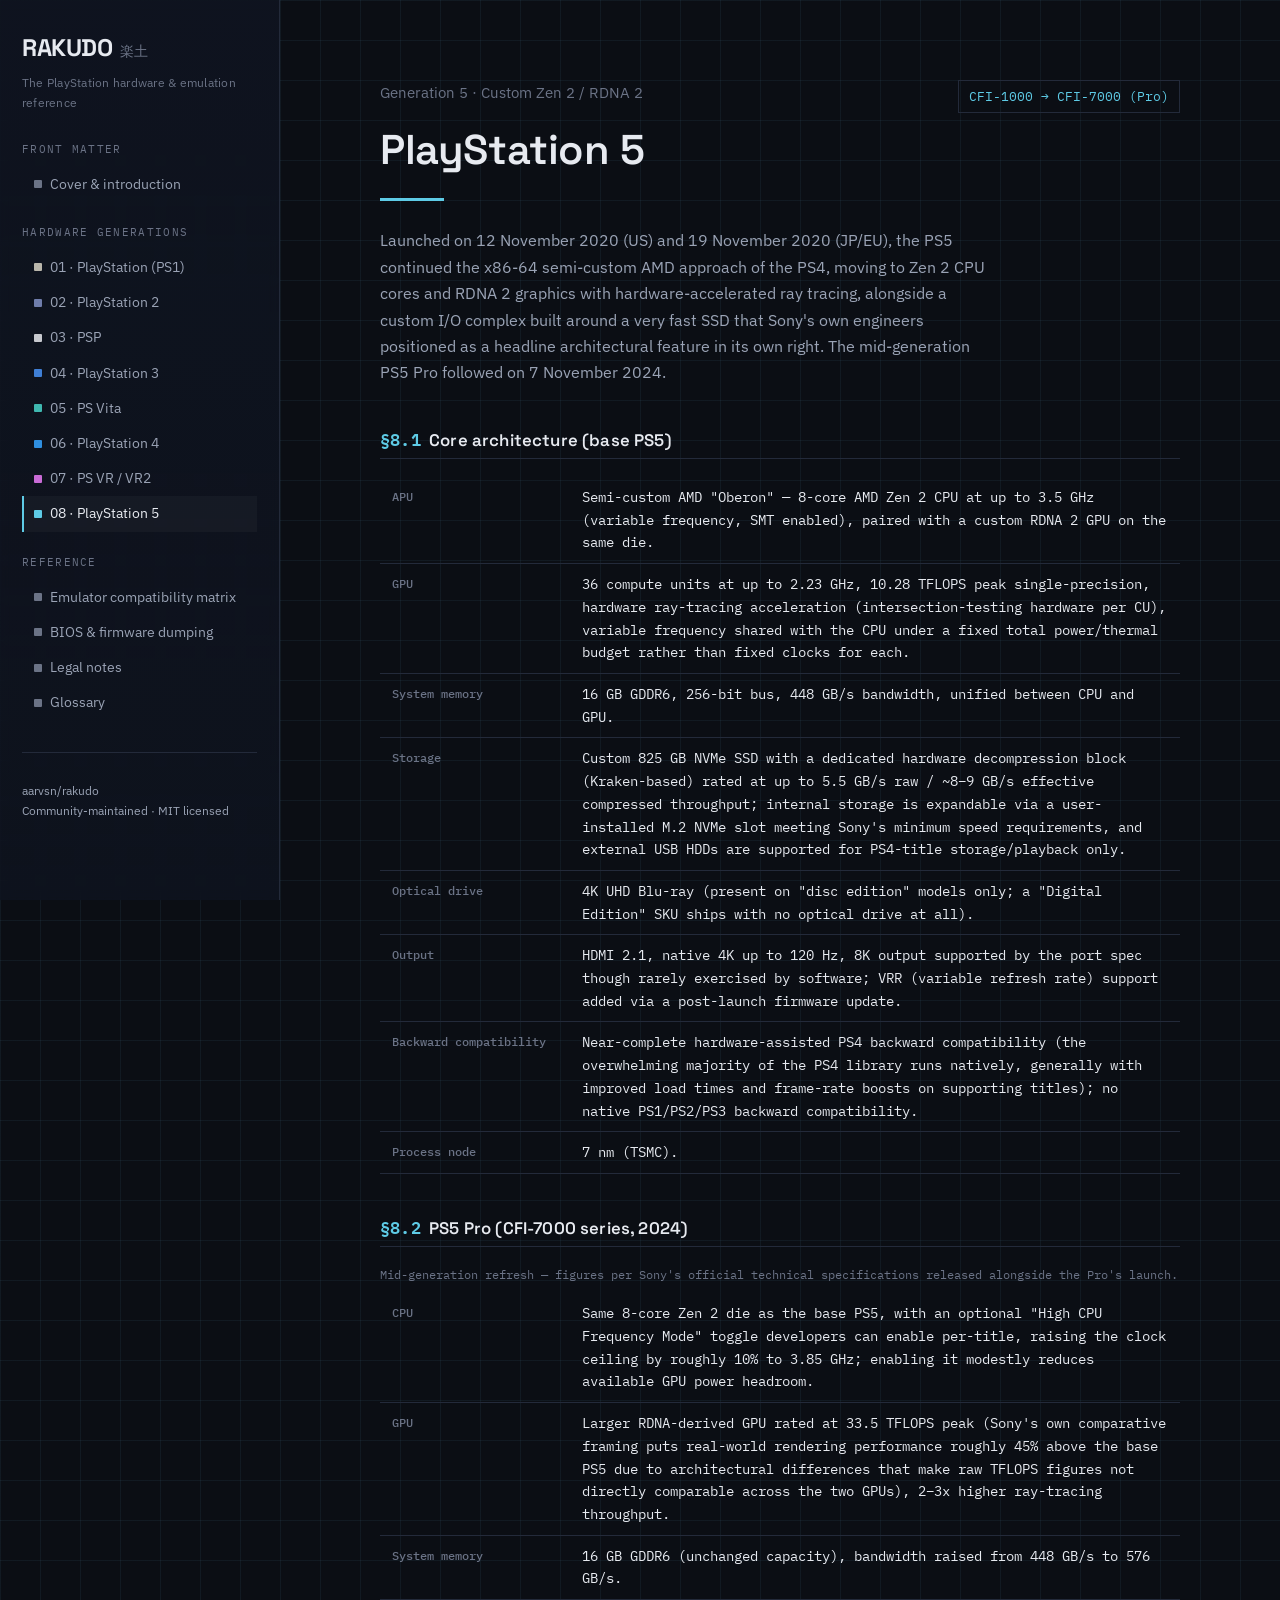
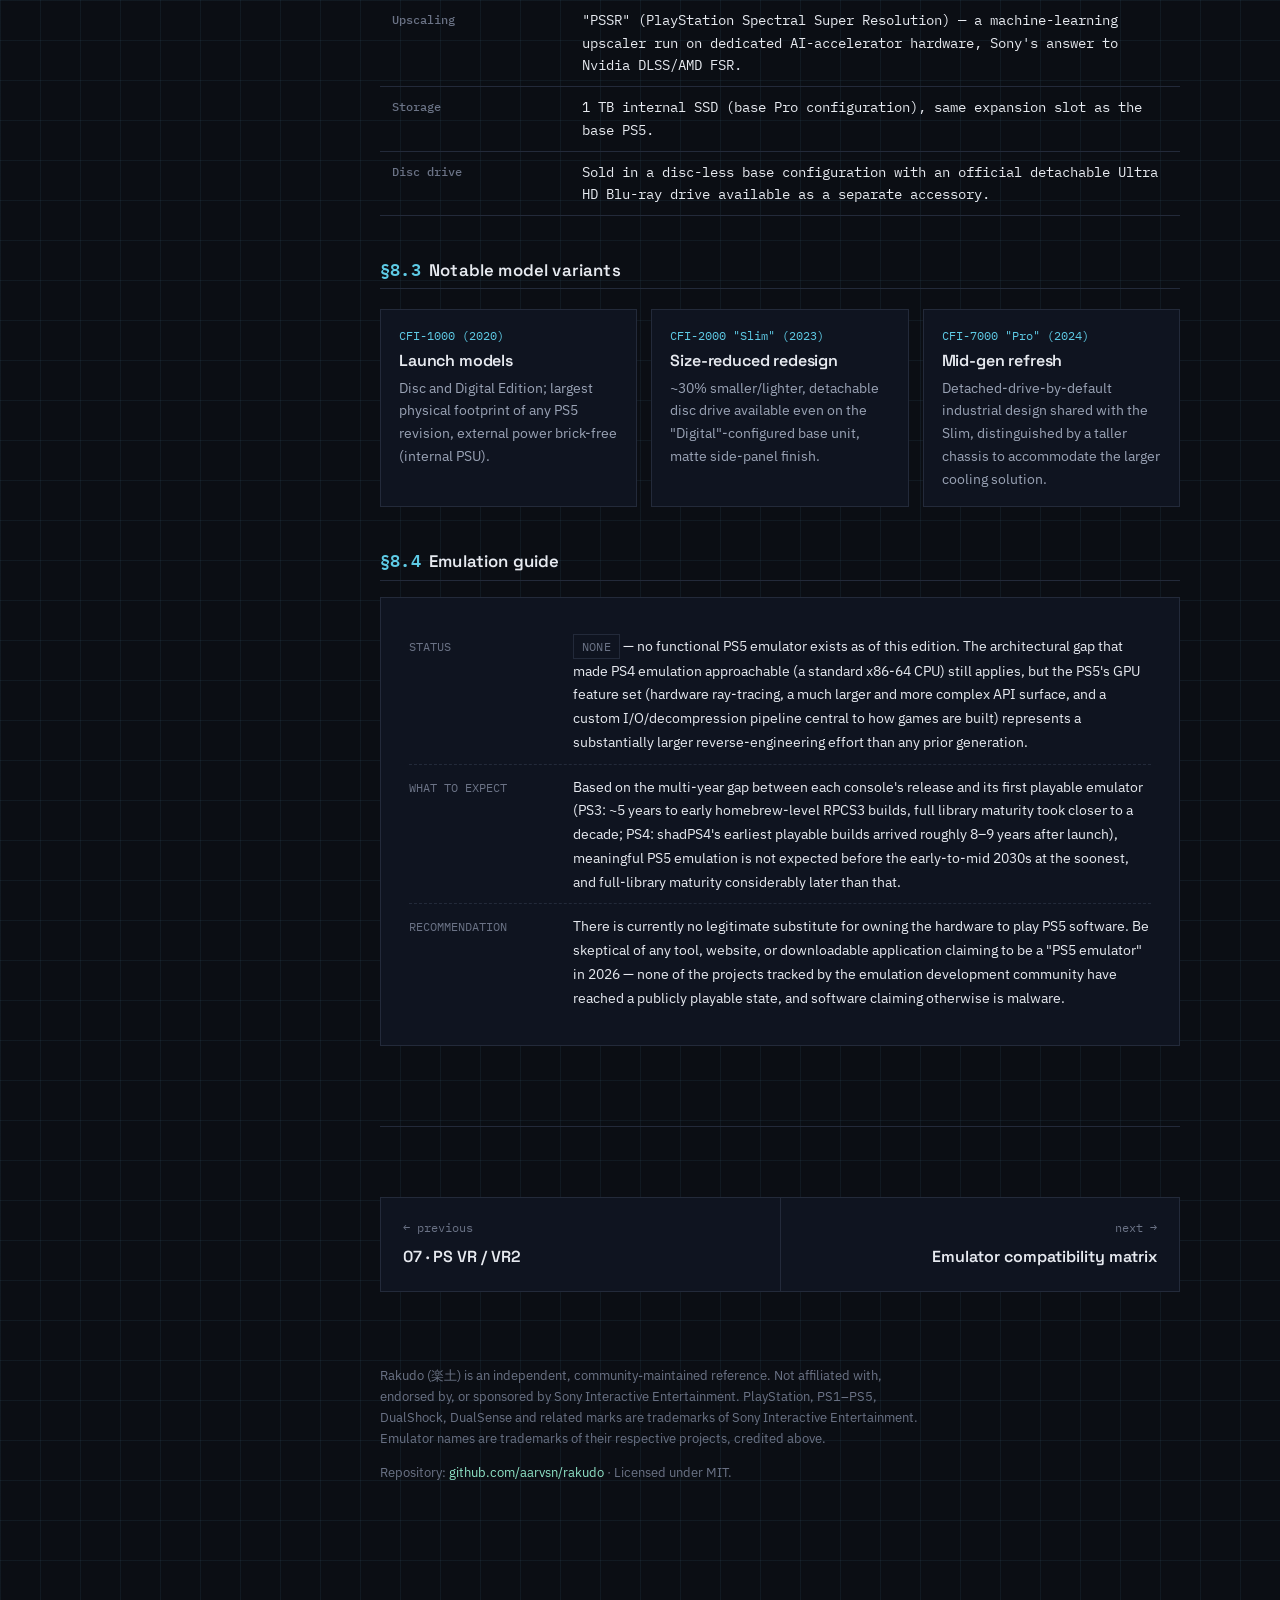
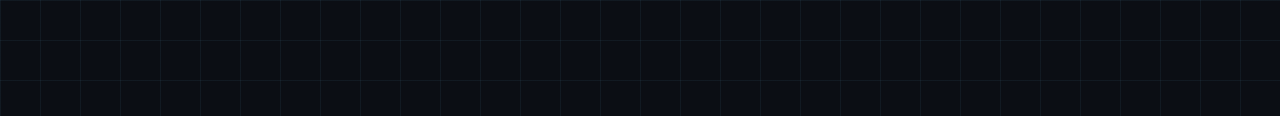
<file: docs/ps5.html>
<!DOCTYPE html>
<html lang="en">
<head>
<meta charset="UTF-8">
<meta name="viewport" content="width=device-width, initial-scale=1.0">
<title>PlayStation 5 — hardware & emulation — Rakudo</title>
<meta name="description" content="The Zen 2 / RDNA 2 architecture behind the base PS5 and PS5 Pro, and an honest status report on PS5 emulation: there isn't one yet.">
<link rel="preconnect" href="https://fonts.googleapis.com">
<link rel="preconnect" href="https://fonts.gstatic.com" crossorigin>
<link href="https://fonts.googleapis.com/css2?family=Space+Grotesk:wght@400;500;600;700&family=IBM+Plex+Sans:ital,wght@0,400;0,500;0,600;1,400&family=IBM+Plex+Mono:wght@400;500;600&display=swap" rel="stylesheet">
<link rel="stylesheet" href="../assets/style.css">
</head>
<body>
<a class="skip-link" href="#main">Skip to content</a>
<div class="shell">

  <aside class="toc" aria-label="Table of contents">
    <div class="toc-brand"><span class="mark">RAKUDO</span><span class="kanji">楽土</span></div>
    <p class="toc-sub">The PlayStation hardware &amp; emulation reference</p>
    <nav>
      <div class="toc-group-label">FRONT MATTER</div>
      <ul>
        <li><a href="../index.html" data-file="index.html"><span class="chip"></span>Cover &amp; introduction</a></li>
      </ul>
      <div class="toc-group-label">HARDWARE GENERATIONS</div>
      <ul>
        <li><a href="ps1.html" data-file="ps1.html" style="--dot:var(--c-ps1)"><span class="chip"></span>01 · PlayStation (PS1)</a></li>
        <li><a href="ps2.html" data-file="ps2.html" style="--dot:var(--c-ps2)"><span class="chip"></span>02 · PlayStation 2</a></li>
        <li><a href="psp.html" data-file="psp.html" style="--dot:var(--c-psp)"><span class="chip"></span>03 · PSP</a></li>
        <li><a href="ps3.html" data-file="ps3.html" style="--dot:var(--c-ps3)"><span class="chip"></span>04 · PlayStation 3</a></li>
        <li><a href="vita.html" data-file="vita.html" style="--dot:var(--c-vita)"><span class="chip"></span>05 · PS Vita</a></li>
        <li><a href="ps4.html" data-file="ps4.html" style="--dot:var(--c-ps4)"><span class="chip"></span>06 · PlayStation 4</a></li>
        <li><a href="psvr.html" data-file="psvr.html" style="--dot:var(--c-vr)"><span class="chip"></span>07 · PS VR / VR2</a></li>
        <li><a href="ps5.html" data-file="ps5.html" style="--dot:var(--c-ps5)"><span class="chip"></span>08 · PlayStation 5</a></li>
      </ul>
      <div class="toc-group-label">REFERENCE</div>
      <ul>
        <li><a href="compat-matrix.html" data-file="compat-matrix.html"><span class="chip"></span>Emulator compatibility matrix</a></li>
        <li><a href="bios.html" data-file="bios.html"><span class="chip"></span>BIOS & firmware dumping</a></li>
        <li><a href="legal.html" data-file="legal.html"><span class="chip"></span>Legal notes</a></li>
        <li><a href="glossary.html" data-file="glossary.html"><span class="chip"></span>Glossary</a></li>
      </ul>
    </nav>
    <div class="toc-foot">
      <p>aarvsn/rakudo<br>Community-maintained · MIT licensed</p>
    </div>
  </aside>

  <main id="main">
    <div class="wrap">

      <section class="console" id="ps5">
        <div class="gen-head">
          <div>
            <div class="codename">Generation 5 · Custom Zen 2 / RDNA 2</div>
            <h2>PlayStation 5</h2>
          </div>
          <div class="gen-model">CFI-1000 → CFI-7000 (Pro)</div>
        </div>
        <div class="colorbar"></div>
        <p class="lede">Launched on 12 November 2020 (US) and 19 November 2020 (JP/EU), the PS5 continued the x86-64 semi-custom AMD approach of the PS4, moving to Zen 2 CPU cores and RDNA 2 graphics with hardware-accelerated ray tracing, alongside a custom I/O complex built around a very fast SSD that Sony's own engineers positioned as a headline architectural feature in its own right. The mid-generation PS5 Pro followed on 7 November 2024.</p>

        <h3 class="section-h"><span class="idx">§8.1</span>Core architecture (base PS5)</h3>
        <table class="spec-table">
          <tr><th>APU</th><td>Semi-custom AMD "Oberon" — 8-core AMD Zen 2 CPU at up to 3.5 GHz (variable frequency, SMT enabled), paired with a custom RDNA 2 GPU on the same die.</td></tr>
          <tr><th>GPU</th><td>36 compute units at up to 2.23 GHz, 10.28 TFLOPS peak single-precision, hardware ray-tracing acceleration (intersection-testing hardware per CU), variable frequency shared with the CPU under a fixed total power/thermal budget rather than fixed clocks for each.</td></tr>
          <tr><th>System memory</th><td>16 GB GDDR6, 256-bit bus, 448 GB/s bandwidth, unified between CPU and GPU.</td></tr>
          <tr><th>Storage</th><td>Custom 825 GB NVMe SSD with a dedicated hardware decompression block (Kraken-based) rated at up to 5.5 GB/s raw / ~8–9 GB/s effective compressed throughput; internal storage is expandable via a user-installed M.2 NVMe slot meeting Sony's minimum speed requirements, and external USB HDDs are supported for PS4-title storage/playback only.</td></tr>
          <tr><th>Optical drive</th><td>4K UHD Blu-ray (present on "disc edition" models only; a "Digital Edition" SKU ships with no optical drive at all).</td></tr>
          <tr><th>Output</th><td>HDMI 2.1, native 4K up to 120 Hz, 8K output supported by the port spec though rarely exercised by software; VRR (variable refresh rate) support added via a post-launch firmware update.</td></tr>
          <tr><th>Backward compatibility</th><td>Near-complete hardware-assisted PS4 backward compatibility (the overwhelming majority of the PS4 library runs natively, generally with improved load times and frame-rate boosts on supporting titles); no native PS1/PS2/PS3 backward compatibility.</td></tr>
          <tr><th>Process node</th><td>7 nm (TSMC).</td></tr>
        </table>

        <h3 class="section-h"><span class="idx">§8.2</span>PS5 Pro (CFI-7000 series, 2024)</h3>
        <table class="spec-table">
          <caption>Mid-generation refresh — figures per Sony's official technical specifications released alongside the Pro's launch.</caption>
          <tr><th>CPU</th><td>Same 8-core Zen 2 die as the base PS5, with an optional "High CPU Frequency Mode" toggle developers can enable per-title, raising the clock ceiling by roughly 10% to 3.85 GHz; enabling it modestly reduces available GPU power headroom.</td></tr>
          <tr><th>GPU</th><td>Larger RDNA-derived GPU rated at 33.5 TFLOPS peak (Sony's own comparative framing puts real-world rendering performance roughly 45% above the base PS5 due to architectural differences that make raw TFLOPS figures not directly comparable across the two GPUs), 2–3x higher ray-tracing throughput.</td></tr>
          <tr><th>System memory</th><td>16 GB GDDR6 (unchanged capacity), bandwidth raised from 448 GB/s to 576 GB/s.</td></tr>
          <tr><th>Upscaling</th><td>"PSSR" (PlayStation Spectral Super Resolution) — a machine-learning upscaler run on dedicated AI-accelerator hardware, Sony's answer to Nvidia DLSS/AMD FSR.</td></tr>
          <tr><th>Storage</th><td>1 TB internal SSD (base Pro configuration), same expansion slot as the base PS5.</td></tr>
          <tr><th>Disc drive</th><td>Sold in a disc-less base configuration with an official detachable Ultra HD Blu-ray drive available as a separate accessory.</td></tr>
        </table>

        <h3 class="section-h"><span class="idx">§8.3</span>Notable model variants</h3>
        <div class="variants">
          <div class="variant"><div class="vmodel">CFI-1000 (2020)</div><h4>Launch models</h4><p>Disc and Digital Edition; largest physical footprint of any PS5 revision, external power brick-free (internal PSU).</p></div>
          <div class="variant"><div class="vmodel">CFI-2000 "Slim" (2023)</div><h4>Size-reduced redesign</h4><p>~30% smaller/lighter, detachable disc drive available even on the "Digital"-configured base unit, matte side-panel finish.</p></div>
          <div class="variant"><div class="vmodel">CFI-7000 "Pro" (2024)</div><h4>Mid-gen refresh</h4><p>Detached-drive-by-default industrial design shared with the Slim, distinguished by a taller chassis to accommodate the larger cooling solution.</p></div>
        </div>

        <h3 class="section-h"><span class="idx">§8.4</span>Emulation guide</h3>
        <div class="emu-panel">
          <div class="emu-row"><div class="k">STATUS</div><div class="v"><span class="status none">NONE</span> — no functional PS5 emulator exists as of this edition. The architectural gap that made PS4 emulation approachable (a standard x86-64 CPU) still applies, but the PS5's GPU feature set (hardware ray-tracing, a much larger and more complex API surface, and a custom I/O/decompression pipeline central to how games are built) represents a substantially larger reverse-engineering effort than any prior generation.</div></div>
          <div class="emu-row"><div class="k">WHAT TO EXPECT</div><div class="v">Based on the multi-year gap between each console's release and its first playable emulator (PS3: ~5 years to early homebrew-level RPCS3 builds, full library maturity took closer to a decade; PS4: shadPS4's earliest playable builds arrived roughly 8–9 years after launch), meaningful PS5 emulation is not expected before the early-to-mid 2030s at the soonest, and full-library maturity considerably later than that.</div></div>
          <div class="emu-row"><div class="k">RECOMMENDATION</div><div class="v">There is currently no legitimate substitute for owning the hardware to play PS5 software. Be skeptical of any tool, website, or downloadable application claiming to be a "PS5 emulator" in 2026 — none of the projects tracked by the emulation development community have reached a publicly playable state, and software claiming otherwise is malware.</div></div>
        </div>
      </section>

    </div>
    <div class="wrap">
      <div class="chapter-nav">
        <a href="psvr.html"><span class="dir">&larr; previous</span><span class="label">07 · PS VR / VR2</span></a>
        <a class="next" href="compat-matrix.html"><span class="dir">next &rarr;</span><span class="label">Emulator compatibility matrix</span></a>
      </div>
    </div>
    <footer>
      <div class="wrap">
        <p>Rakudo (楽土) is an independent, community-maintained reference. Not affiliated with, endorsed by, or sponsored by Sony Interactive Entertainment. PlayStation, PS1–PS5, DualShock, DualSense and related marks are trademarks of Sony Interactive Entertainment. Emulator names are trademarks of their respective projects, credited above.</p>
        <p>Repository: <a href="https://github.com/aarvsn/rakudo">github.com/aarvsn/rakudo</a> · Licensed under MIT.</p>
      </div>
    </footer>
  </main>
</div>

<script src="../assets/nav.js"></script>
</body>
</html>
</file>
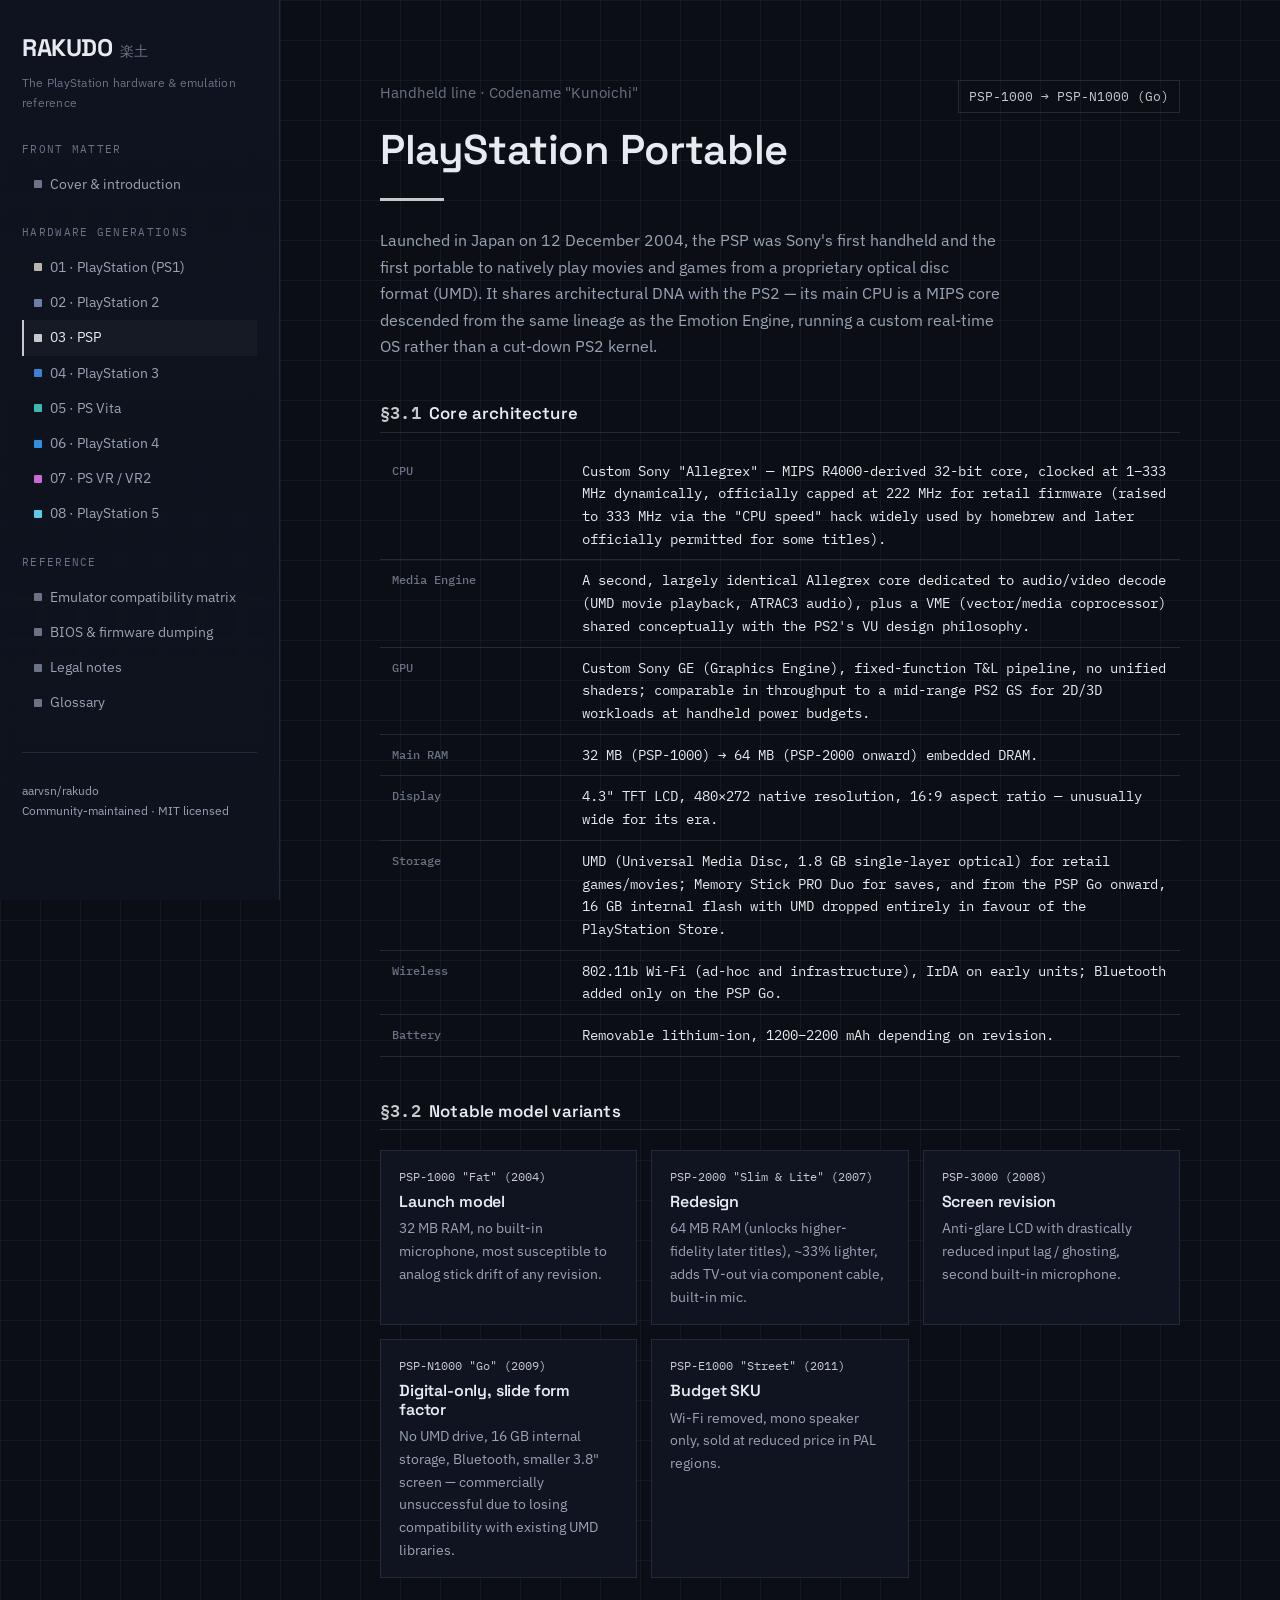
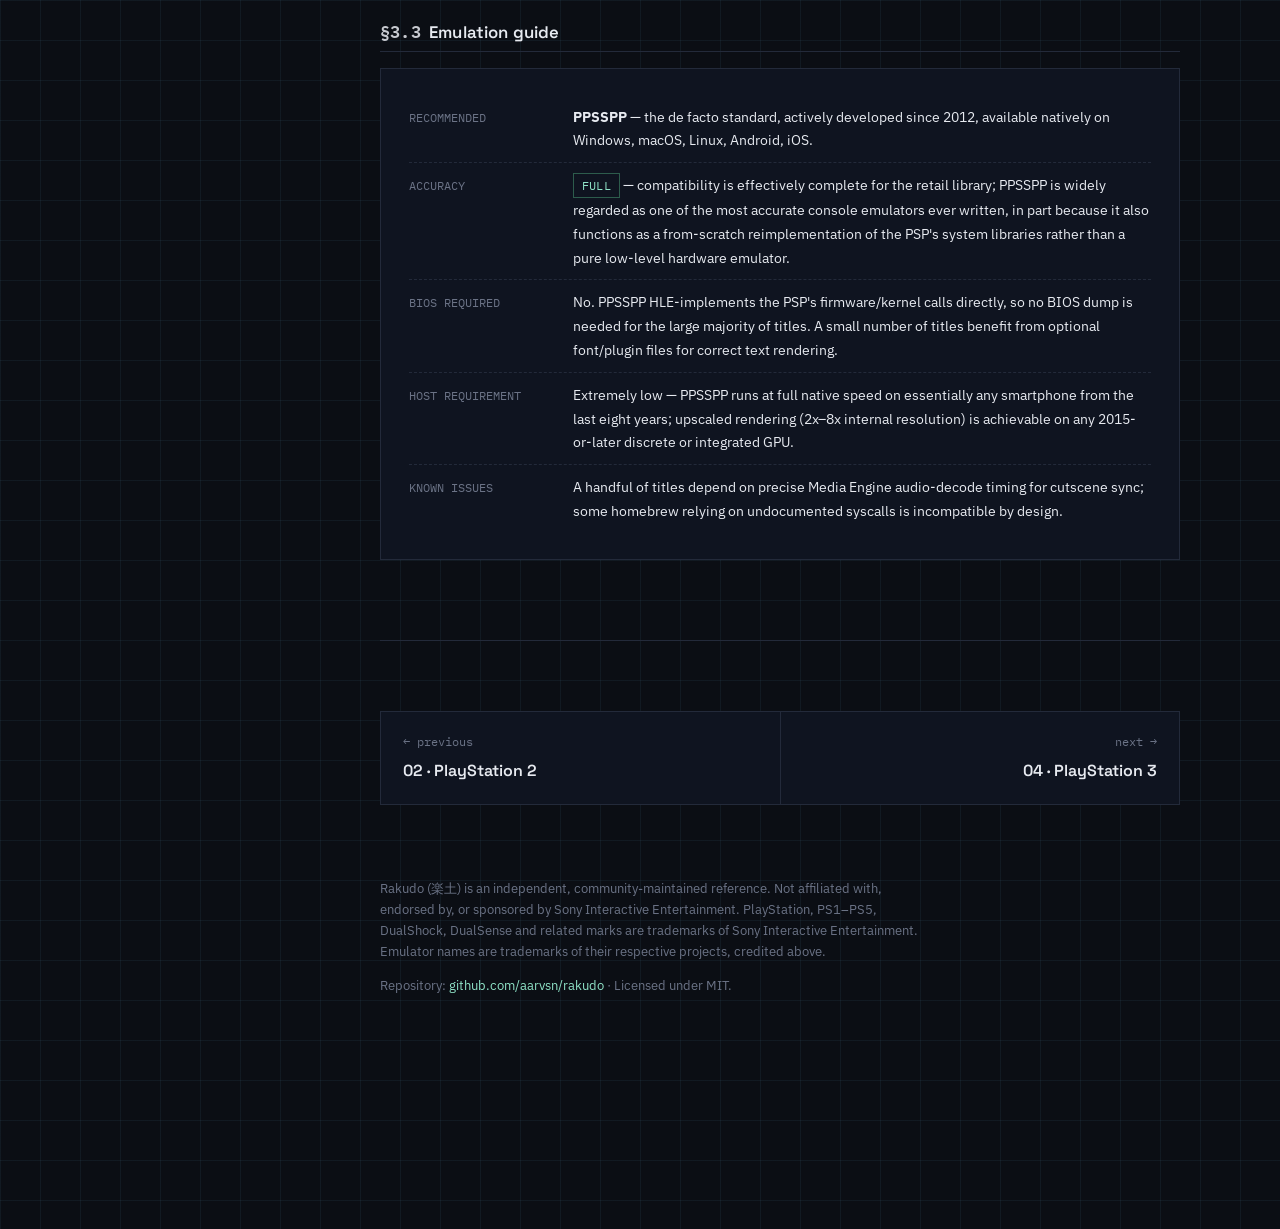
<file: docs/psp.html>
<!DOCTYPE html>
<html lang="en">
<head>
<meta charset="UTF-8">
<meta name="viewport" content="width=device-width, initial-scale=1.0">
<title>PSP — hardware & emulation — Rakudo</title>
<meta name="description" content="The Allegrex CPU and Media Engine inside Sony's first handheld, from the PSP-1000 to the PSP Go, plus the PPSSPP emulation guide.">
<link rel="preconnect" href="https://fonts.googleapis.com">
<link rel="preconnect" href="https://fonts.gstatic.com" crossorigin>
<link href="https://fonts.googleapis.com/css2?family=Space+Grotesk:wght@400;500;600;700&family=IBM+Plex+Sans:ital,wght@0,400;0,500;0,600;1,400&family=IBM+Plex+Mono:wght@400;500;600&display=swap" rel="stylesheet">
<link rel="stylesheet" href="../assets/style.css">
</head>
<body>
<a class="skip-link" href="#main">Skip to content</a>
<div class="shell">

  <aside class="toc" aria-label="Table of contents">
    <div class="toc-brand"><span class="mark">RAKUDO</span><span class="kanji">楽土</span></div>
    <p class="toc-sub">The PlayStation hardware &amp; emulation reference</p>
    <nav>
      <div class="toc-group-label">FRONT MATTER</div>
      <ul>
        <li><a href="../index.html" data-file="index.html"><span class="chip"></span>Cover &amp; introduction</a></li>
      </ul>
      <div class="toc-group-label">HARDWARE GENERATIONS</div>
      <ul>
        <li><a href="ps1.html" data-file="ps1.html" style="--dot:var(--c-ps1)"><span class="chip"></span>01 · PlayStation (PS1)</a></li>
        <li><a href="ps2.html" data-file="ps2.html" style="--dot:var(--c-ps2)"><span class="chip"></span>02 · PlayStation 2</a></li>
        <li><a href="psp.html" data-file="psp.html" style="--dot:var(--c-psp)"><span class="chip"></span>03 · PSP</a></li>
        <li><a href="ps3.html" data-file="ps3.html" style="--dot:var(--c-ps3)"><span class="chip"></span>04 · PlayStation 3</a></li>
        <li><a href="vita.html" data-file="vita.html" style="--dot:var(--c-vita)"><span class="chip"></span>05 · PS Vita</a></li>
        <li><a href="ps4.html" data-file="ps4.html" style="--dot:var(--c-ps4)"><span class="chip"></span>06 · PlayStation 4</a></li>
        <li><a href="psvr.html" data-file="psvr.html" style="--dot:var(--c-vr)"><span class="chip"></span>07 · PS VR / VR2</a></li>
        <li><a href="ps5.html" data-file="ps5.html" style="--dot:var(--c-ps5)"><span class="chip"></span>08 · PlayStation 5</a></li>
      </ul>
      <div class="toc-group-label">REFERENCE</div>
      <ul>
        <li><a href="compat-matrix.html" data-file="compat-matrix.html"><span class="chip"></span>Emulator compatibility matrix</a></li>
        <li><a href="bios.html" data-file="bios.html"><span class="chip"></span>BIOS & firmware dumping</a></li>
        <li><a href="legal.html" data-file="legal.html"><span class="chip"></span>Legal notes</a></li>
        <li><a href="glossary.html" data-file="glossary.html"><span class="chip"></span>Glossary</a></li>
      </ul>
    </nav>
    <div class="toc-foot">
      <p>aarvsn/rakudo<br>Community-maintained · MIT licensed</p>
    </div>
  </aside>

  <main id="main">
    <div class="wrap">

      <section class="console" id="psp">
        <div class="gen-head">
          <div>
            <div class="codename">Handheld line · Codename "Kunoichi"</div>
            <h2>PlayStation Portable</h2>
          </div>
          <div class="gen-model">PSP-1000 → PSP-N1000 (Go)</div>
        </div>
        <div class="colorbar"></div>
        <p class="lede">Launched in Japan on 12 December 2004, the PSP was Sony's first handheld and the first portable to natively play movies and games from a proprietary optical disc format (UMD). It shares architectural DNA with the PS2 — its main CPU is a MIPS core descended from the same lineage as the Emotion Engine, running a custom real-time OS rather than a cut-down PS2 kernel.</p>

        <h3 class="section-h"><span class="idx">§3.1</span>Core architecture</h3>
        <table class="spec-table">
          <tr><th>CPU</th><td>Custom Sony "Allegrex" — MIPS R4000-derived 32-bit core, clocked at 1–333 MHz dynamically, officially capped at 222 MHz for retail firmware (raised to 333 MHz via the "CPU speed" hack widely used by homebrew and later officially permitted for some titles).</td></tr>
          <tr><th>Media Engine</th><td>A second, largely identical Allegrex core dedicated to audio/video decode (UMD movie playback, ATRAC3 audio), plus a VME (vector/media coprocessor) shared conceptually with the PS2's VU design philosophy.</td></tr>
          <tr><th>GPU</th><td>Custom Sony GE (Graphics Engine), fixed-function T&L pipeline, no unified shaders; comparable in throughput to a mid-range PS2 GS for 2D/3D workloads at handheld power budgets.</td></tr>
          <tr><th>Main RAM</th><td>32 MB (PSP-1000) → 64 MB (PSP-2000 onward) embedded DRAM.</td></tr>
          <tr><th>Display</th><td>4.3" TFT LCD, 480×272 native resolution, 16:9 aspect ratio — unusually wide for its era.</td></tr>
          <tr><th>Storage</th><td>UMD (Universal Media Disc, 1.8 GB single-layer optical) for retail games/movies; Memory Stick PRO Duo for saves, and from the PSP Go onward, 16 GB internal flash with UMD dropped entirely in favour of the PlayStation Store.</td></tr>
          <tr><th>Wireless</th><td>802.11b Wi-Fi (ad-hoc and infrastructure), IrDA on early units; Bluetooth added only on the PSP Go.</td></tr>
          <tr><th>Battery</th><td>Removable lithium-ion, 1200–2200 mAh depending on revision.</td></tr>
        </table>

        <h3 class="section-h"><span class="idx">§3.2</span>Notable model variants</h3>
        <div class="variants">
          <div class="variant"><div class="vmodel">PSP-1000 "Fat" (2004)</div><h4>Launch model</h4><p>32 MB RAM, no built-in microphone, most susceptible to analog stick drift of any revision.</p></div>
          <div class="variant"><div class="vmodel">PSP-2000 "Slim &amp; Lite" (2007)</div><h4>Redesign</h4><p>64 MB RAM (unlocks higher-fidelity later titles), ~33% lighter, adds TV-out via component cable, built-in mic.</p></div>
          <div class="variant"><div class="vmodel">PSP-3000 (2008)</div><h4>Screen revision</h4><p>Anti-glare LCD with drastically reduced input lag / ghosting, second built-in microphone.</p></div>
          <div class="variant"><div class="vmodel">PSP-N1000 "Go" (2009)</div><h4>Digital-only, slide form factor</h4><p>No UMD drive, 16 GB internal storage, Bluetooth, smaller 3.8" screen — commercially unsuccessful due to losing compatibility with existing UMD libraries.</p></div>
          <div class="variant"><div class="vmodel">PSP-E1000 "Street" (2011)</div><h4>Budget SKU</h4><p>Wi-Fi removed, mono speaker only, sold at reduced price in PAL regions.</p></div>
        </div>

        <h3 class="section-h"><span class="idx">§3.3</span>Emulation guide</h3>
        <div class="emu-panel">
          <div class="emu-row"><div class="k">RECOMMENDED</div><div class="v"><strong>PPSSPP</strong> — the de facto standard, actively developed since 2012, available natively on Windows, macOS, Linux, Android, iOS.</div></div>
          <div class="emu-row"><div class="k">ACCURACY</div><div class="v"><span class="status full">FULL</span> — compatibility is effectively complete for the retail library; PPSSPP is widely regarded as one of the most accurate console emulators ever written, in part because it also functions as a from-scratch reimplementation of the PSP's system libraries rather than a pure low-level hardware emulator.</div></div>
          <div class="emu-row"><div class="k">BIOS REQUIRED</div><div class="v">No. PPSSPP HLE-implements the PSP's firmware/kernel calls directly, so no BIOS dump is needed for the large majority of titles. A small number of titles benefit from optional font/plugin files for correct text rendering.</div></div>
          <div class="emu-row"><div class="k">HOST REQUIREMENT</div><div class="v">Extremely low — PPSSPP runs at full native speed on essentially any smartphone from the last eight years; upscaled rendering (2x–8x internal resolution) is achievable on any 2015-or-later discrete or integrated GPU.</div></div>
          <div class="emu-row"><div class="k">KNOWN ISSUES</div><div class="v">A handful of titles depend on precise Media Engine audio-decode timing for cutscene sync; some homebrew relying on undocumented syscalls is incompatible by design.</div></div>
        </div>
      </section>

    </div>
    <div class="wrap">
      <div class="chapter-nav">
        <a href="ps2.html"><span class="dir">&larr; previous</span><span class="label">02 · PlayStation 2</span></a>
        <a class="next" href="ps3.html"><span class="dir">next &rarr;</span><span class="label">04 · PlayStation 3</span></a>
      </div>
    </div>
    <footer>
      <div class="wrap">
        <p>Rakudo (楽土) is an independent, community-maintained reference. Not affiliated with, endorsed by, or sponsored by Sony Interactive Entertainment. PlayStation, PS1–PS5, DualShock, DualSense and related marks are trademarks of Sony Interactive Entertainment. Emulator names are trademarks of their respective projects, credited above.</p>
        <p>Repository: <a href="https://github.com/aarvsn/rakudo">github.com/aarvsn/rakudo</a> · Licensed under MIT.</p>
      </div>
    </footer>
  </main>
</div>

<script src="../assets/nav.js"></script>
</body>
</html>
</file>
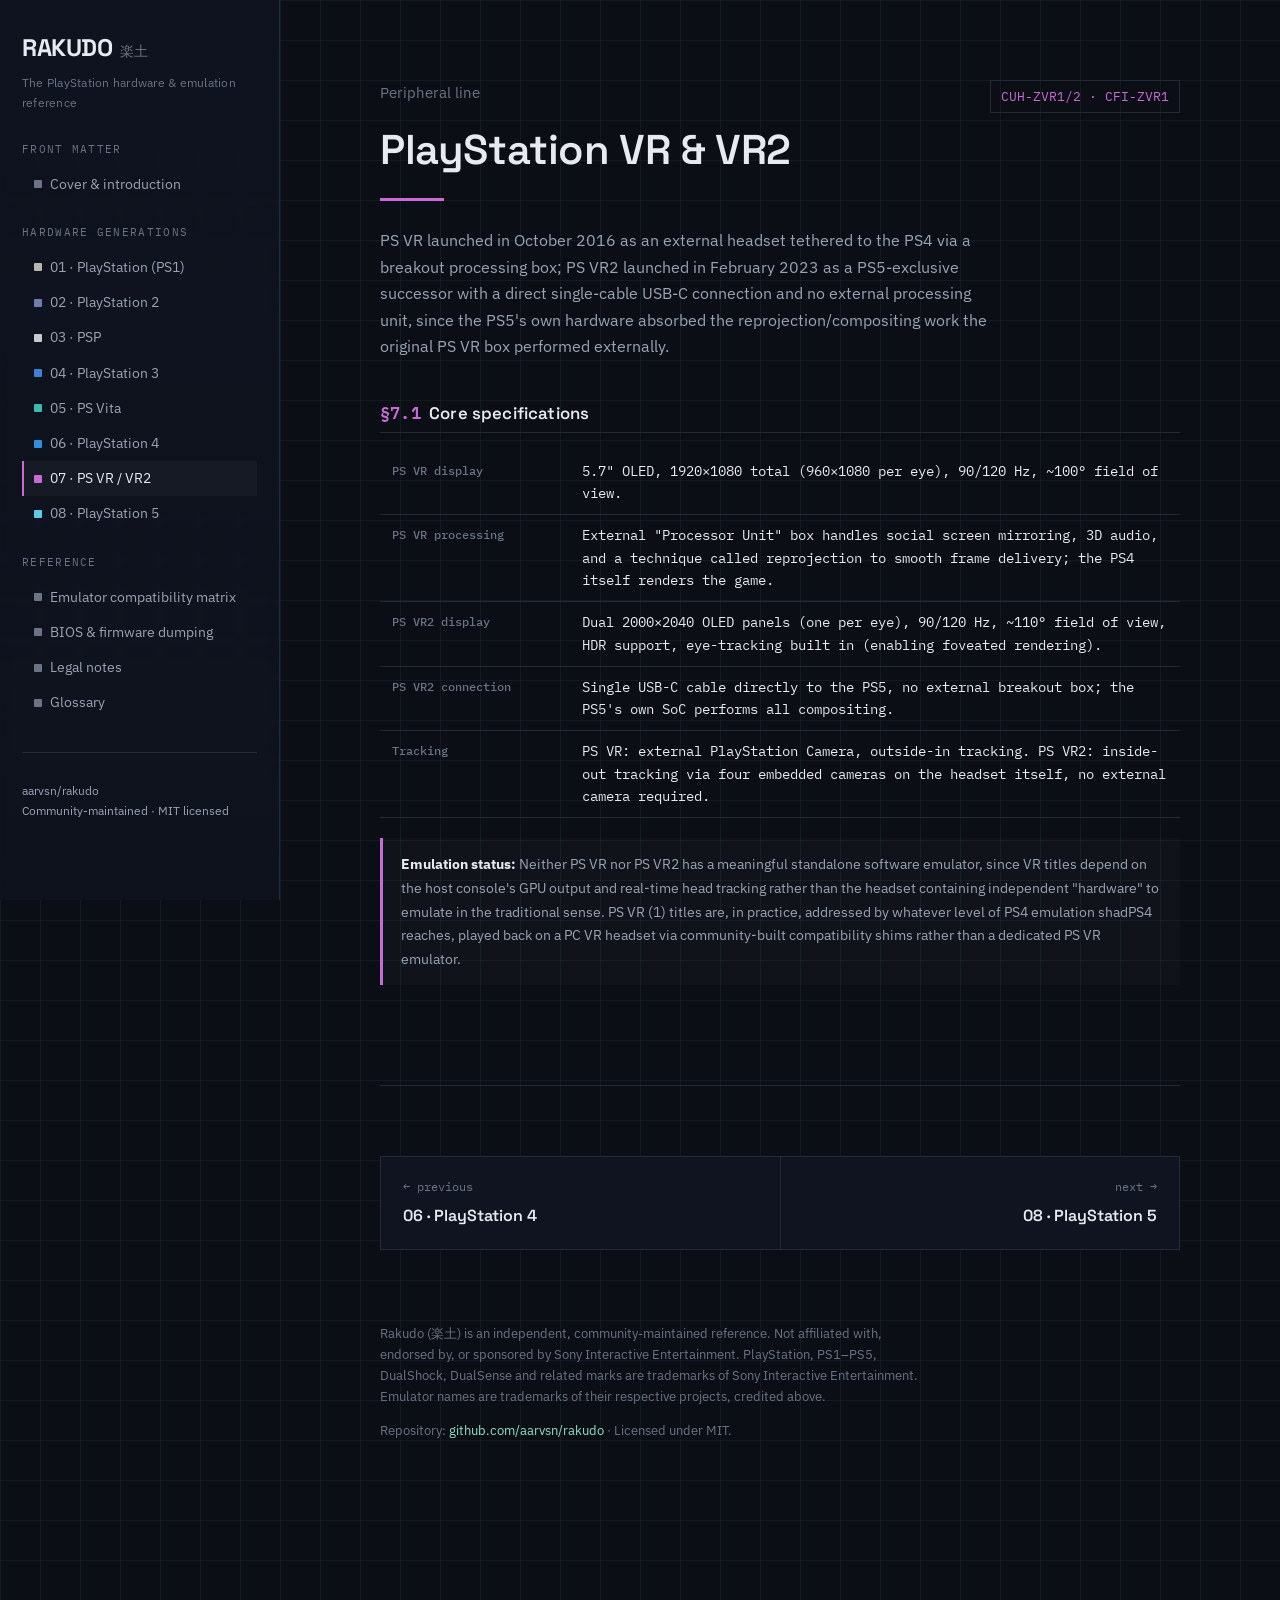
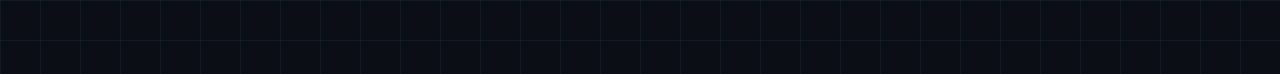
<file: docs/psvr.html>
<!DOCTYPE html>
<html lang="en">
<head>
<meta charset="UTF-8">
<meta name="viewport" content="width=device-width, initial-scale=1.0">
<title>PS VR / VR2 — hardware — Rakudo</title>
<meta name="description" content="Display, tracking, and processing differences between the original PlayStation VR and PS VR2.">
<link rel="preconnect" href="https://fonts.googleapis.com">
<link rel="preconnect" href="https://fonts.gstatic.com" crossorigin>
<link href="https://fonts.googleapis.com/css2?family=Space+Grotesk:wght@400;500;600;700&family=IBM+Plex+Sans:ital,wght@0,400;0,500;0,600;1,400&family=IBM+Plex+Mono:wght@400;500;600&display=swap" rel="stylesheet">
<link rel="stylesheet" href="../assets/style.css">
</head>
<body>
<a class="skip-link" href="#main">Skip to content</a>
<div class="shell">

  <aside class="toc" aria-label="Table of contents">
    <div class="toc-brand"><span class="mark">RAKUDO</span><span class="kanji">楽土</span></div>
    <p class="toc-sub">The PlayStation hardware &amp; emulation reference</p>
    <nav>
      <div class="toc-group-label">FRONT MATTER</div>
      <ul>
        <li><a href="../index.html" data-file="index.html"><span class="chip"></span>Cover &amp; introduction</a></li>
      </ul>
      <div class="toc-group-label">HARDWARE GENERATIONS</div>
      <ul>
        <li><a href="ps1.html" data-file="ps1.html" style="--dot:var(--c-ps1)"><span class="chip"></span>01 · PlayStation (PS1)</a></li>
        <li><a href="ps2.html" data-file="ps2.html" style="--dot:var(--c-ps2)"><span class="chip"></span>02 · PlayStation 2</a></li>
        <li><a href="psp.html" data-file="psp.html" style="--dot:var(--c-psp)"><span class="chip"></span>03 · PSP</a></li>
        <li><a href="ps3.html" data-file="ps3.html" style="--dot:var(--c-ps3)"><span class="chip"></span>04 · PlayStation 3</a></li>
        <li><a href="vita.html" data-file="vita.html" style="--dot:var(--c-vita)"><span class="chip"></span>05 · PS Vita</a></li>
        <li><a href="ps4.html" data-file="ps4.html" style="--dot:var(--c-ps4)"><span class="chip"></span>06 · PlayStation 4</a></li>
        <li><a href="psvr.html" data-file="psvr.html" style="--dot:var(--c-vr)"><span class="chip"></span>07 · PS VR / VR2</a></li>
        <li><a href="ps5.html" data-file="ps5.html" style="--dot:var(--c-ps5)"><span class="chip"></span>08 · PlayStation 5</a></li>
      </ul>
      <div class="toc-group-label">REFERENCE</div>
      <ul>
        <li><a href="compat-matrix.html" data-file="compat-matrix.html"><span class="chip"></span>Emulator compatibility matrix</a></li>
        <li><a href="bios.html" data-file="bios.html"><span class="chip"></span>BIOS & firmware dumping</a></li>
        <li><a href="legal.html" data-file="legal.html"><span class="chip"></span>Legal notes</a></li>
        <li><a href="glossary.html" data-file="glossary.html"><span class="chip"></span>Glossary</a></li>
      </ul>
    </nav>
    <div class="toc-foot">
      <p>aarvsn/rakudo<br>Community-maintained · MIT licensed</p>
    </div>
  </aside>

  <main id="main">
    <div class="wrap">

      <section class="console" id="psvr">
        <div class="gen-head">
          <div>
            <div class="codename">Peripheral line</div>
            <h2>PlayStation VR &amp; VR2</h2>
          </div>
          <div class="gen-model">CUH-ZVR1/2 · CFI-ZVR1</div>
        </div>
        <div class="colorbar"></div>
        <p class="lede">PS VR launched in October 2016 as an external headset tethered to the PS4 via a breakout processing box; PS VR2 launched in February 2023 as a PS5-exclusive successor with a direct single-cable USB-C connection and no external processing unit, since the PS5's own hardware absorbed the reprojection/compositing work the original PS VR box performed externally.</p>

        <h3 class="section-h"><span class="idx">§7.1</span>Core specifications</h3>
        <table class="spec-table">
          <tr><th>PS VR display</th><td>5.7" OLED, 1920×1080 total (960×1080 per eye), 90/120 Hz, ~100° field of view.</td></tr>
          <tr><th>PS VR processing</th><td>External "Processor Unit" box handles social screen mirroring, 3D audio, and a technique called reprojection to smooth frame delivery; the PS4 itself renders the game.</td></tr>
          <tr><th>PS VR2 display</th><td>Dual 2000×2040 OLED panels (one per eye), 90/120 Hz, ~110° field of view, HDR support, eye-tracking built in (enabling foveated rendering).</td></tr>
          <tr><th>PS VR2 connection</th><td>Single USB-C cable directly to the PS5, no external breakout box; the PS5's own SoC performs all compositing.</td></tr>
          <tr><th>Tracking</th><td>PS VR: external PlayStation Camera, outside-in tracking. PS VR2: inside-out tracking via four embedded cameras on the headset itself, no external camera required.</td></tr>
        </table>
        <div class="callout">
          <p><strong>Emulation status:</strong> Neither PS VR nor PS VR2 has a meaningful standalone software emulator, since VR titles depend on the host console's GPU output and real-time head tracking rather than the headset containing independent "hardware" to emulate in the traditional sense. PS VR (1) titles are, in practice, addressed by whatever level of PS4 emulation shadPS4 reaches, played back on a PC VR headset via community-built compatibility shims rather than a dedicated PS VR emulator.</p>
        </div>
      </section>

    </div>
    <div class="wrap">
      <div class="chapter-nav">
        <a href="ps4.html"><span class="dir">&larr; previous</span><span class="label">06 · PlayStation 4</span></a>
        <a class="next" href="ps5.html"><span class="dir">next &rarr;</span><span class="label">08 · PlayStation 5</span></a>
      </div>
    </div>
    <footer>
      <div class="wrap">
        <p>Rakudo (楽土) is an independent, community-maintained reference. Not affiliated with, endorsed by, or sponsored by Sony Interactive Entertainment. PlayStation, PS1–PS5, DualShock, DualSense and related marks are trademarks of Sony Interactive Entertainment. Emulator names are trademarks of their respective projects, credited above.</p>
        <p>Repository: <a href="https://github.com/aarvsn/rakudo">github.com/aarvsn/rakudo</a> · Licensed under MIT.</p>
      </div>
    </footer>
  </main>
</div>

<script src="../assets/nav.js"></script>
</body>
</html>
</file>
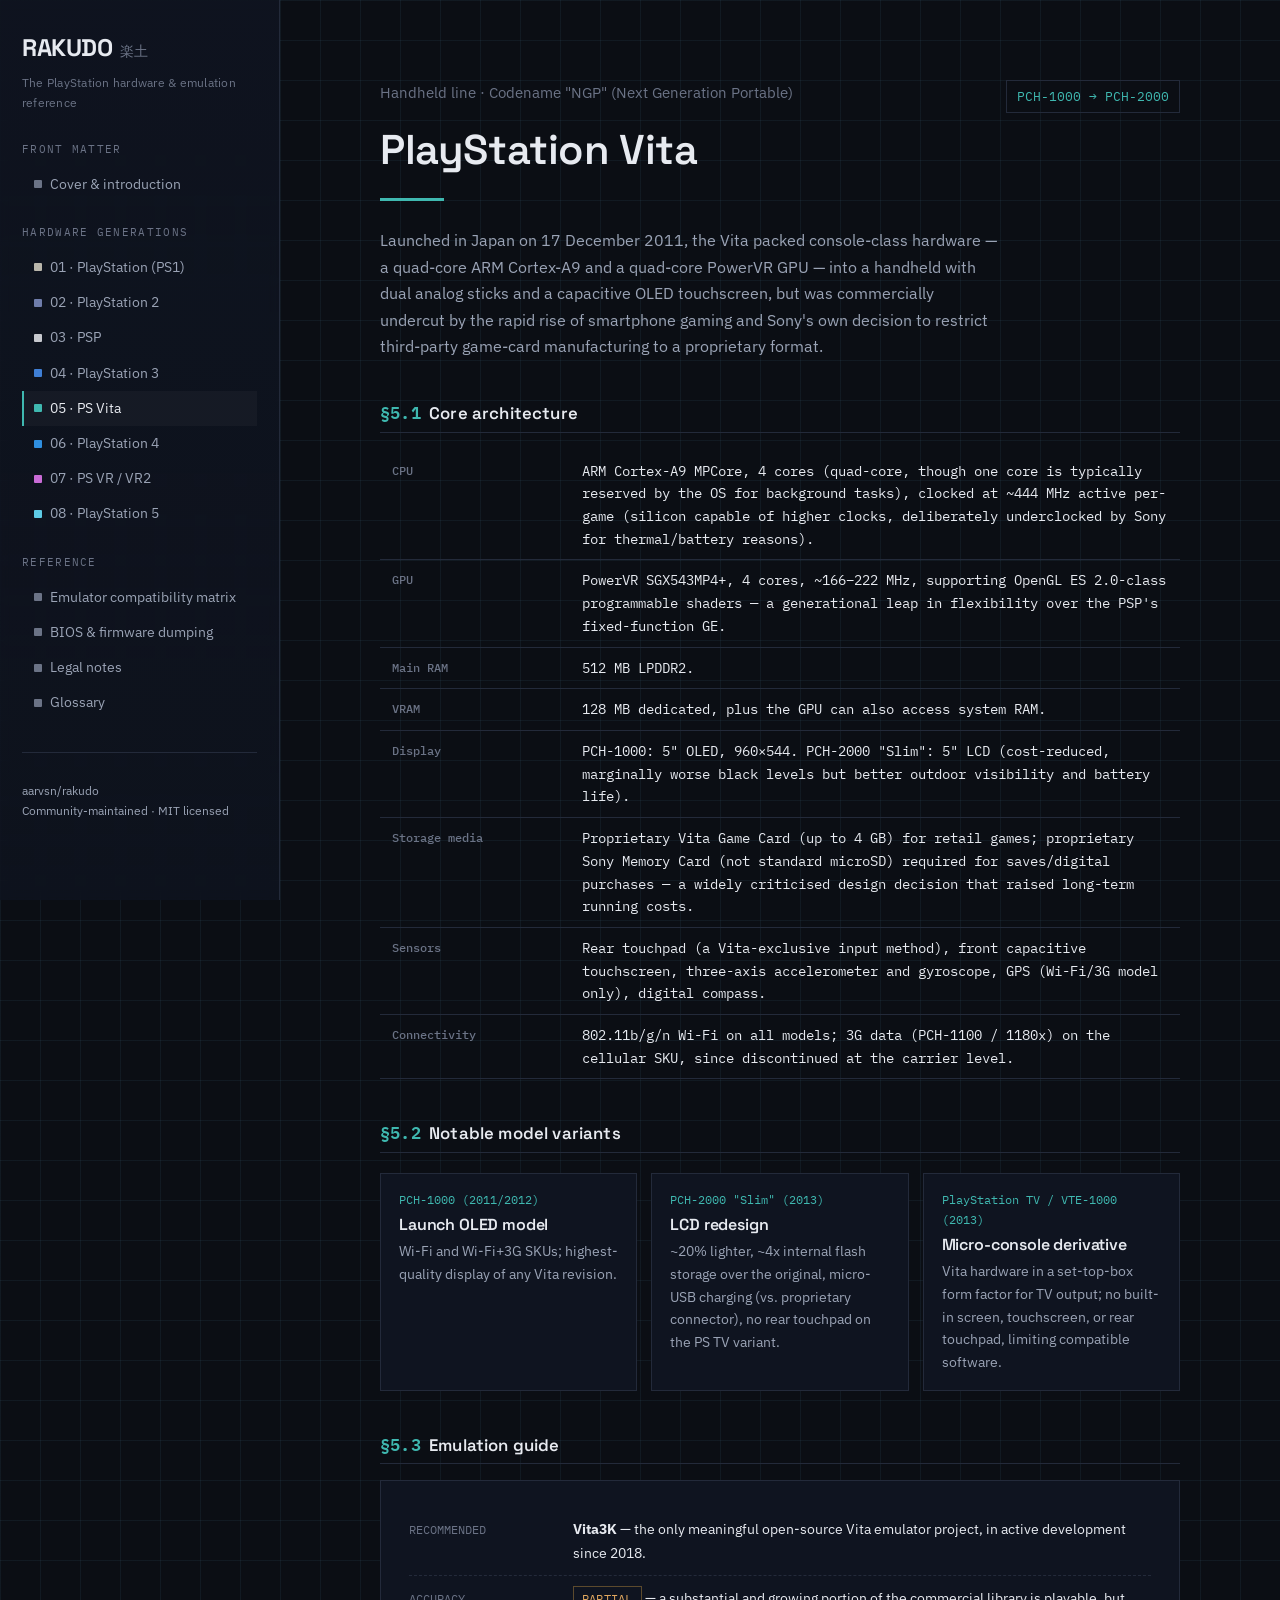
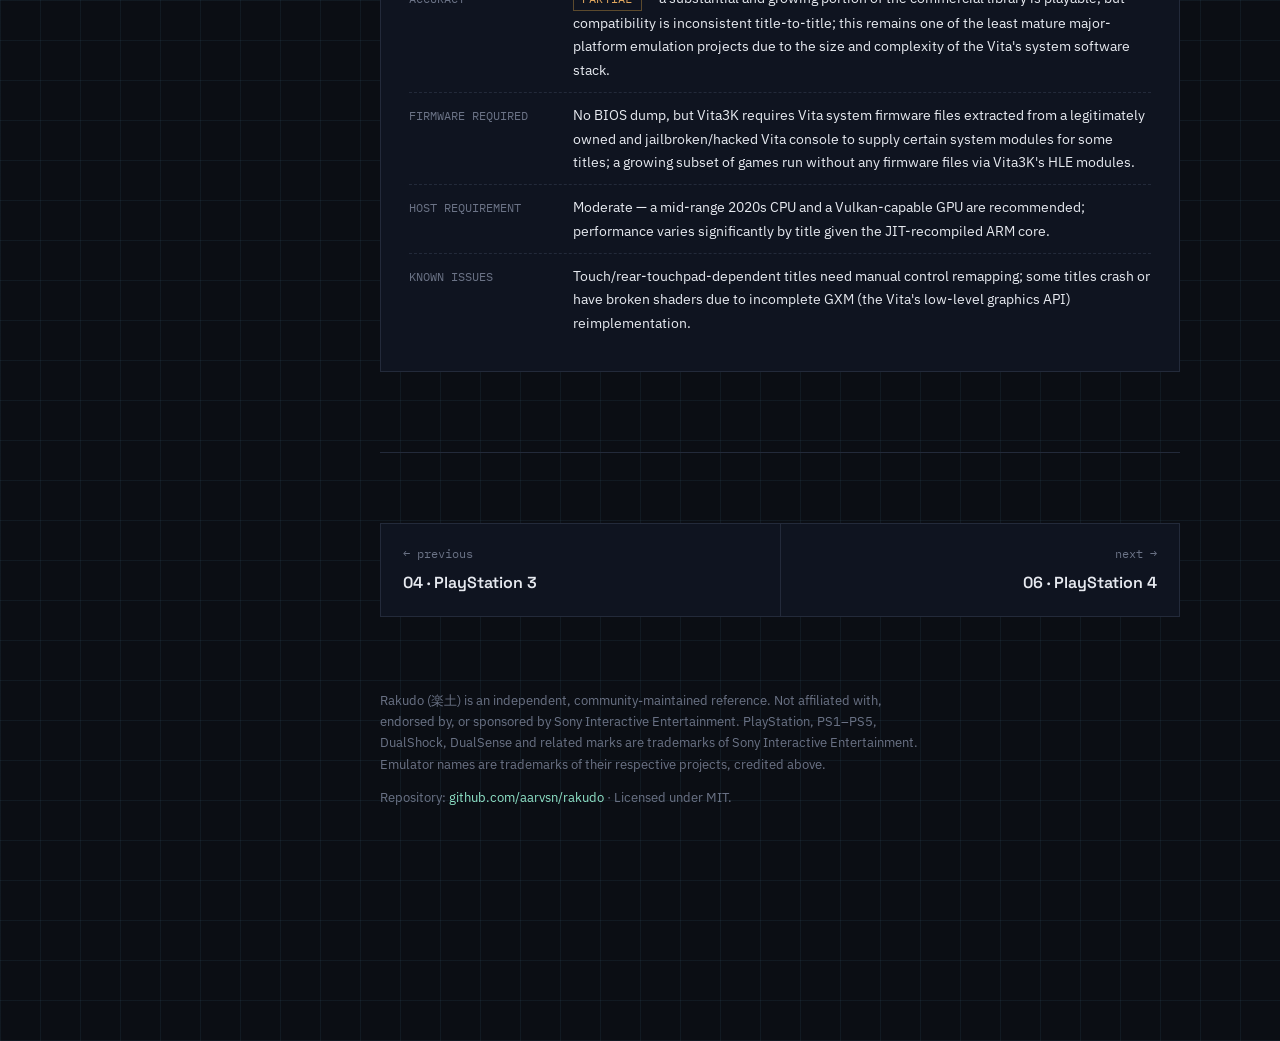
<file: docs/vita.html>
<!DOCTYPE html>
<html lang="en">
<head>
<meta charset="UTF-8">
<meta name="viewport" content="width=device-width, initial-scale=1.0">
<title>PS Vita — hardware & emulation — Rakudo</title>
<meta name="description" content="The Cortex-A9 CPU and PowerVR SGX543MP4+ GPU inside the OLED and LCD Vita models, plus the Vita3K emulation guide.">
<link rel="preconnect" href="https://fonts.googleapis.com">
<link rel="preconnect" href="https://fonts.gstatic.com" crossorigin>
<link href="https://fonts.googleapis.com/css2?family=Space+Grotesk:wght@400;500;600;700&family=IBM+Plex+Sans:ital,wght@0,400;0,500;0,600;1,400&family=IBM+Plex+Mono:wght@400;500;600&display=swap" rel="stylesheet">
<link rel="stylesheet" href="../assets/style.css">
</head>
<body>
<a class="skip-link" href="#main">Skip to content</a>
<div class="shell">

  <aside class="toc" aria-label="Table of contents">
    <div class="toc-brand"><span class="mark">RAKUDO</span><span class="kanji">楽土</span></div>
    <p class="toc-sub">The PlayStation hardware &amp; emulation reference</p>
    <nav>
      <div class="toc-group-label">FRONT MATTER</div>
      <ul>
        <li><a href="../index.html" data-file="index.html"><span class="chip"></span>Cover &amp; introduction</a></li>
      </ul>
      <div class="toc-group-label">HARDWARE GENERATIONS</div>
      <ul>
        <li><a href="ps1.html" data-file="ps1.html" style="--dot:var(--c-ps1)"><span class="chip"></span>01 · PlayStation (PS1)</a></li>
        <li><a href="ps2.html" data-file="ps2.html" style="--dot:var(--c-ps2)"><span class="chip"></span>02 · PlayStation 2</a></li>
        <li><a href="psp.html" data-file="psp.html" style="--dot:var(--c-psp)"><span class="chip"></span>03 · PSP</a></li>
        <li><a href="ps3.html" data-file="ps3.html" style="--dot:var(--c-ps3)"><span class="chip"></span>04 · PlayStation 3</a></li>
        <li><a href="vita.html" data-file="vita.html" style="--dot:var(--c-vita)"><span class="chip"></span>05 · PS Vita</a></li>
        <li><a href="ps4.html" data-file="ps4.html" style="--dot:var(--c-ps4)"><span class="chip"></span>06 · PlayStation 4</a></li>
        <li><a href="psvr.html" data-file="psvr.html" style="--dot:var(--c-vr)"><span class="chip"></span>07 · PS VR / VR2</a></li>
        <li><a href="ps5.html" data-file="ps5.html" style="--dot:var(--c-ps5)"><span class="chip"></span>08 · PlayStation 5</a></li>
      </ul>
      <div class="toc-group-label">REFERENCE</div>
      <ul>
        <li><a href="compat-matrix.html" data-file="compat-matrix.html"><span class="chip"></span>Emulator compatibility matrix</a></li>
        <li><a href="bios.html" data-file="bios.html"><span class="chip"></span>BIOS & firmware dumping</a></li>
        <li><a href="legal.html" data-file="legal.html"><span class="chip"></span>Legal notes</a></li>
        <li><a href="glossary.html" data-file="glossary.html"><span class="chip"></span>Glossary</a></li>
      </ul>
    </nav>
    <div class="toc-foot">
      <p>aarvsn/rakudo<br>Community-maintained · MIT licensed</p>
    </div>
  </aside>

  <main id="main">
    <div class="wrap">

      <section class="console" id="vita">
        <div class="gen-head">
          <div>
            <div class="codename">Handheld line · Codename "NGP" (Next Generation Portable)</div>
            <h2>PlayStation Vita</h2>
          </div>
          <div class="gen-model">PCH-1000 → PCH-2000</div>
        </div>
        <div class="colorbar"></div>
        <p class="lede">Launched in Japan on 17 December 2011, the Vita packed console-class hardware — a quad-core ARM Cortex-A9 and a quad-core PowerVR GPU — into a handheld with dual analog sticks and a capacitive OLED touchscreen, but was commercially undercut by the rapid rise of smartphone gaming and Sony's own decision to restrict third-party game-card manufacturing to a proprietary format.</p>

        <h3 class="section-h"><span class="idx">§5.1</span>Core architecture</h3>
        <table class="spec-table">
          <tr><th>CPU</th><td>ARM Cortex-A9 MPCore, 4 cores (quad-core, though one core is typically reserved by the OS for background tasks), clocked at ~444 MHz active per-game (silicon capable of higher clocks, deliberately underclocked by Sony for thermal/battery reasons).</td></tr>
          <tr><th>GPU</th><td>PowerVR SGX543MP4+, 4 cores, ~166–222 MHz, supporting OpenGL ES 2.0-class programmable shaders — a generational leap in flexibility over the PSP's fixed-function GE.</td></tr>
          <tr><th>Main RAM</th><td>512 MB LPDDR2.</td></tr>
          <tr><th>VRAM</th><td>128 MB dedicated, plus the GPU can also access system RAM.</td></tr>
          <tr><th>Display</th><td>PCH-1000: 5" OLED, 960×544. PCH-2000 "Slim": 5" LCD (cost-reduced, marginally worse black levels but better outdoor visibility and battery life).</td></tr>
          <tr><th>Storage media</th><td>Proprietary Vita Game Card (up to 4 GB) for retail games; proprietary Sony Memory Card (not standard microSD) required for saves/digital purchases — a widely criticised design decision that raised long-term running costs.</td></tr>
          <tr><th>Sensors</th><td>Rear touchpad (a Vita-exclusive input method), front capacitive touchscreen, three-axis accelerometer and gyroscope, GPS (Wi-Fi/3G model only), digital compass.</td></tr>
          <tr><th>Connectivity</th><td>802.11b/g/n Wi-Fi on all models; 3G data (PCH-1100 / 1180x) on the cellular SKU, since discontinued at the carrier level.</td></tr>
        </table>

        <h3 class="section-h"><span class="idx">§5.2</span>Notable model variants</h3>
        <div class="variants">
          <div class="variant"><div class="vmodel">PCH-1000 (2011/2012)</div><h4>Launch OLED model</h4><p>Wi-Fi and Wi-Fi+3G SKUs; highest-quality display of any Vita revision.</p></div>
          <div class="variant"><div class="vmodel">PCH-2000 "Slim" (2013)</div><h4>LCD redesign</h4><p>~20% lighter, ~4x internal flash storage over the original, micro-USB charging (vs. proprietary connector), no rear touchpad on the PS TV variant.</p></div>
          <div class="variant"><div class="vmodel">PlayStation TV / VTE-1000 (2013)</div><h4>Micro-console derivative</h4><p>Vita hardware in a set-top-box form factor for TV output; no built-in screen, touchscreen, or rear touchpad, limiting compatible software.</p></div>
        </div>

        <h3 class="section-h"><span class="idx">§5.3</span>Emulation guide</h3>
        <div class="emu-panel">
          <div class="emu-row"><div class="k">RECOMMENDED</div><div class="v"><strong>Vita3K</strong> — the only meaningful open-source Vita emulator project, in active development since 2018.</div></div>
          <div class="emu-row"><div class="k">ACCURACY</div><div class="v"><span class="status mid">PARTIAL</span> — a substantial and growing portion of the commercial library is playable, but compatibility is inconsistent title-to-title; this remains one of the least mature major-platform emulation projects due to the size and complexity of the Vita's system software stack.</div></div>
          <div class="emu-row"><div class="k">FIRMWARE REQUIRED</div><div class="v">No BIOS dump, but Vita3K requires Vita system firmware files extracted from a legitimately owned and jailbroken/hacked Vita console to supply certain system modules for some titles; a growing subset of games run without any firmware files via Vita3K's HLE modules.</div></div>
          <div class="emu-row"><div class="k">HOST REQUIREMENT</div><div class="v">Moderate — a mid-range 2020s CPU and a Vulkan-capable GPU are recommended; performance varies significantly by title given the JIT-recompiled ARM core.</div></div>
          <div class="emu-row"><div class="k">KNOWN ISSUES</div><div class="v">Touch/rear-touchpad-dependent titles need manual control remapping; some titles crash or have broken shaders due to incomplete GXM (the Vita's low-level graphics API) reimplementation.</div></div>
        </div>
      </section>

    </div>
    <div class="wrap">
      <div class="chapter-nav">
        <a href="ps3.html"><span class="dir">&larr; previous</span><span class="label">04 · PlayStation 3</span></a>
        <a class="next" href="ps4.html"><span class="dir">next &rarr;</span><span class="label">06 · PlayStation 4</span></a>
      </div>
    </div>
    <footer>
      <div class="wrap">
        <p>Rakudo (楽土) is an independent, community-maintained reference. Not affiliated with, endorsed by, or sponsored by Sony Interactive Entertainment. PlayStation, PS1–PS5, DualShock, DualSense and related marks are trademarks of Sony Interactive Entertainment. Emulator names are trademarks of their respective projects, credited above.</p>
        <p>Repository: <a href="https://github.com/aarvsn/rakudo">github.com/aarvsn/rakudo</a> · Licensed under MIT.</p>
      </div>
    </footer>
  </main>
</div>

<script src="../assets/nav.js"></script>
</body>
</html>
</file>
<file: assets/style.css>
:root{
    --bg:#0b0e14;
    --bg-panel:#0f1420;
    --grid-line: rgba(127,219,255,0.06);
    --grid-line-strong: rgba(127,219,255,0.14);
    --ink:#e7eaf0;
    --ink-dim:#9aa3b5;
    --ink-faint:#6b7386;
    --rule:#232a3a;
    --mono-accent:#8fe3c7;
    --paper:#12172400;
    --code-bg:#0d1220;
    --warn:#e0a75e;
    --danger:#e07a7a;

    /* per-console accents, drawn from real product colourways */
    --c-ps1:#b9b6ab;   /* grey plastic */
    --c-ps2:#6f7dab;   /* PS2 midnight blue-black */
    --c-psp:#c7c9cf;   /* PSP silver */
    --c-ps3:#3f7fd6;   /* XMB blue */
    --c-vita:#3fb8b0;  /* Vita OLED teal */
    --c-ps4:#2f8fe0;   /* PS4 light bar blue */
    --c-vr:#c96bd6;    /* PSVR accent */
    --c-ps5:#5ecbe6;   /* PS5 light strip cyan */
  }

  *{box-sizing:border-box;}
  html{scroll-behavior:smooth;}
  body{
    margin:0;
    background:
      linear-gradient(var(--grid-line) 1px, transparent 1px) 0 0/40px 40px,
      linear-gradient(90deg, var(--grid-line) 1px, transparent 1px) 0 0/40px 40px,
      var(--bg);
    color:var(--ink);
    font-family:'IBM Plex Sans', sans-serif;
    font-size:16px;
    line-height:1.65;
  }
  ::selection{ background:rgba(127,219,255,0.25); }

  h1,h2,h3,h4{
    font-family:'Space Grotesk', sans-serif;
    font-weight:600;
    line-height:1.15;
    margin:0 0 .5em 0;
    letter-spacing:-0.01em;
  }
  a{ color:var(--mono-accent); text-decoration:none; }
  a:hover{ text-decoration:underline; }
  code, .mono, .spec-table, .kv, .model-tag, .cmd{
    font-family:'IBM Plex Mono', monospace;
  }
  p{ max-width:68ch; color:var(--ink-dim); }
  .lede{ max-width:62ch; }

  /* ---------- Skip link / accessibility ---------- */
  .skip-link{
    position:absolute; left:-999px; top:0; background:var(--ink); color:var(--bg);
    padding:.6em 1em; z-index:999;
  }
  .skip-link:focus{ left:1em; top:1em; }
  :focus-visible{ outline:2px solid var(--mono-accent); outline-offset:2px; }

  /* ---------- Shell layout ---------- */
  .shell{
    display:grid;
    grid-template-columns: 280px 1fr;
    min-height:100vh;
  }
  @media (max-width: 960px){
    .shell{ grid-template-columns: 1fr; }
  }

  /* ---------- Sidebar / TOC ---------- */
  .toc{
    position:sticky; top:0; align-self:start; height:100vh;
    overflow-y:auto;
    border-right:1px solid var(--rule);
    padding:28px 22px 40px;
    background:linear-gradient(180deg, rgba(15,20,32,0.9), rgba(15,20,32,0.75));
    backdrop-filter: blur(6px);
  }
  @media (max-width: 960px){
    .toc{ position:relative; height:auto; border-right:none; border-bottom:1px solid var(--rule); }
  }
  .toc-brand{ display:flex; align-items:baseline; gap:.5em; margin-bottom:4px;}
  .toc-brand .mark{ font-family:'Space Grotesk'; font-weight:700; font-size:1.5rem; letter-spacing:-0.02em;}
  .toc-brand .kanji{ color:var(--ink-faint); font-size:.85rem;}
  .toc-sub{ color:var(--ink-faint); font-size:.78rem; margin:0 0 28px; letter-spacing:.02em;}
  .toc-group-label{
    font-size:.68rem; color:var(--ink-faint); letter-spacing:.12em;
    margin:22px 0 8px; font-family:'IBM Plex Mono';
  }
  .toc nav ul{ list-style:none; margin:0; padding:0; }
  .toc nav li a{
    display:flex; align-items:center; gap:.6em;
    color:var(--ink-dim); font-size:.88rem; padding:6px 4px;
    border-left:2px solid transparent;
    padding-left:10px;
  }
  .toc nav li a:hover{ color:var(--ink); text-decoration:none; }
  .toc nav li a.current{
    color:var(--ink); border-left-color:var(--dot,var(--mono-accent));
    background:rgba(255,255,255,0.03);
  }
  .toc nav li a .chip{
    width:8px; height:8px; border-radius:1px; flex:none;
    background:var(--dot,var(--ink-faint));
  }
  .toc-foot{ margin-top:32px; padding-top:16px; border-top:1px solid var(--rule); font-size:.74rem; color:var(--ink-faint);}
  .toc-foot a{ color:var(--ink-faint); }

  /* ---------- Main column ---------- */
  main{ padding: 0 0 120px; min-width:0; }
  .wrap{ max-width:880px; margin:0 auto; padding:0 40px; }
  @media (max-width:640px){ .wrap{ padding:0 20px; } }

  /* ---------- Cover / hero ---------- */
  .cover{
    padding:90px 0 70px; border-bottom:1px solid var(--rule); position:relative;
  }
  .cover .eyebrow-code{
    font-family:'IBM Plex Mono'; font-size:.78rem; color:var(--ink-faint);
    display:flex; gap:14px; flex-wrap:wrap; margin-bottom:26px;
  }
  .cover h1{
    font-size:clamp(2.6rem, 6vw, 4.6rem);
    margin-bottom:.2em;
  }
  .cover h1 span{ color:var(--mono-accent); }
  .cover .tagline{ font-size:1.15rem; color:var(--ink); max-width:52ch; margin-bottom:1.6em; }
  .cover .lede{ color:var(--ink-dim); }
  .cover-grid{
    display:grid; grid-template-columns:repeat(auto-fit, minmax(150px,1fr));
    gap:1px; background:var(--rule); border:1px solid var(--rule); margin-top:44px;
  }
  .cover-grid .cell{ background:var(--bg-panel); padding:16px 18px; }
  .cover-grid .cell .num{ font-family:'IBM Plex Mono'; font-size:1.5rem; color:var(--ink);}
  .cover-grid .cell .lbl{ font-size:.72rem; color:var(--ink-faint); margin-top:4px;}

  /* ---------- Section scaffolding ---------- */
  section.console{
    padding:80px 0; border-bottom:1px solid var(--rule); scroll-margin-top:20px;
  }
  .gen-head{
    display:flex; align-items:flex-start; justify-content:space-between; gap:24px;
    flex-wrap:wrap; margin-bottom:8px;
  }
  .gen-model{
    font-family:'IBM Plex Mono'; font-size:.8rem; color:var(--dot,var(--ink-faint));
    border:1px solid var(--rule); padding:5px 10px; white-space:nowrap;
  }
  .console h2{ font-size:clamp(1.9rem,4vw,2.6rem); margin-bottom:.15em; }
  .console .codename{ color:var(--ink-faint); font-size:.95rem; margin-bottom:1.4em; }
  .console .colorbar{ height:3px; width:64px; margin:18px 0 26px; background:var(--dot,var(--ink-faint)); }

  h3.section-h{
    font-size:1.05rem; text-transform:none; letter-spacing:.01em;
    margin-top:44px; padding-bottom:8px; border-bottom:1px solid var(--rule);
    color:var(--ink);
  }
  h3.section-h .idx{ color:var(--dot,var(--mono-accent)); margin-right:.5em; font-family:'IBM Plex Mono'; }

  /* ---------- Spec table ---------- */
  table.spec-table{
    width:100%; border-collapse:collapse; margin:18px 0 8px; font-size:.86rem;
  }
  table.spec-table caption{ text-align:left; color:var(--ink-faint); font-size:.76rem; margin-bottom:8px; }
  table.spec-table th, table.spec-table td{
    text-align:left; padding:9px 12px; border-bottom:1px solid var(--rule); vertical-align:top;
  }
  table.spec-table th{
    width:190px; color:var(--ink-faint); font-weight:500; font-family:'IBM Plex Mono'; font-size:.78rem;
  }
  table.spec-table td{ color:var(--ink); }
  table.spec-table tr:hover td, table.spec-table tr:hover th{ background:rgba(127,219,255,0.03); }

  /* ---------- Variant cards ---------- */
  .variants{ display:grid; grid-template-columns:repeat(auto-fit,minmax(230px,1fr)); gap:14px; margin:20px 0 8px; }
  .variant{ border:1px solid var(--rule); padding:16px 18px; background:var(--bg-panel); }
  .variant .vmodel{ font-family:'IBM Plex Mono'; font-size:.76rem; color:var(--dot,var(--mono-accent)); margin-bottom:6px;}
  .variant h4{ font-size:1rem; margin-bottom:6px; }
  .variant p{ font-size:.86rem; margin:0; }

  /* ---------- Emulation panel ---------- */
  .emu-panel{
    border:1px solid var(--rule); background:var(--bg-panel); padding:26px 28px; margin-top:16px;
  }
  .emu-row{ display:grid; grid-template-columns: 150px 1fr; gap:14px; padding:10px 0; border-bottom:1px dashed var(--rule); font-size:.9rem;}
  .emu-row:last-child{ border-bottom:none; }
  .emu-row .k{ color:var(--ink-faint); font-family:'IBM Plex Mono'; font-size:.78rem; padding-top:2px;}
  .emu-row .v{ color:var(--ink); }
  .emu-row .v code{ background:var(--code-bg); padding:1px 6px; border:1px solid var(--rule); font-size:.82rem; color:var(--mono-accent); }

  .status{ display:inline-block; font-family:'IBM Plex Mono'; font-size:.72rem; padding:2px 8px; border:1px solid; letter-spacing:.02em; }
  .status.full{ color:#8fe3c7; border-color:#2d5c4c; }
  .status.high{ color:#8fe3c7; border-color:#2d5c4c; }
  .status.mid{ color:var(--warn); border-color:#5c4a2d; }
  .status.early{ color:var(--danger); border-color:#5c2d2d; }
  .status.none{ color:var(--ink-faint); border-color:var(--rule); }

  .callout{
    border-left:3px solid var(--dot,var(--mono-accent)); padding:14px 18px; margin:20px 0;
    background:rgba(255,255,255,0.02); font-size:.9rem;
  }
  .callout.legal{ border-left-color:var(--warn); }
  .callout p{ margin:0; max-width:none; color:var(--ink-dim); }
  .callout strong{ color:var(--ink); }

  pre.cmd-block{
    background:var(--code-bg); border:1px solid var(--rule); padding:14px 16px;
    overflow-x:auto; font-size:.82rem; color:var(--mono-accent); margin:12px 0;
  }

  ul.plain{ margin:10px 0; padding-left:1.1em; color:var(--ink-dim); }
  ul.plain li{ margin:4px 0; }
  ul.plain li::marker{ color:var(--ink-faint); }

  /* ---------- Compat table ---------- */
  .compat-wrap{ overflow-x:auto; }
  table.compat{ width:100%; border-collapse:collapse; font-size:.82rem; margin:20px 0; min-width:640px;}
  table.compat th, table.compat td{ border:1px solid var(--rule); padding:8px 10px; text-align:left; }
  table.compat th{ background:var(--bg-panel); font-family:'IBM Plex Mono'; font-size:.72rem; color:var(--ink-faint); font-weight:500;}

  /* ---------- Chapter prev/next ---------- */
  .chapter-nav{
    display:grid; grid-template-columns:1fr 1fr; gap:1px;
    background:var(--rule); border:1px solid var(--rule); margin-top:70px;
  }
  .chapter-nav a{
    display:block; background:var(--bg-panel); padding:20px 22px; color:var(--ink);
  }
  .chapter-nav a:hover{ background:rgba(255,255,255,0.03); text-decoration:none; }
  .chapter-nav .dir{ font-family:'IBM Plex Mono'; font-size:.72rem; color:var(--ink-faint); display:block; margin-bottom:6px; }
  .chapter-nav .next{ text-align:right; }
  .chapter-nav .label{ font-family:'Space Grotesk'; font-weight:600; }
  .page-head{ padding:70px 0 10px; }
  .page-head .eyebrow-code{
    font-family:'IBM Plex Mono'; font-size:.78rem; color:var(--ink-faint);
    margin-bottom:18px;
  }
  .page-head .eyebrow-code a{ color:var(--ink-faint); }

  /* ---------- Footer ---------- */
  footer{ padding:60px 0 100px; }
  footer p{ font-size:.8rem; color:var(--ink-faint); }

  /* generation color variable application */
  #ps1{ --dot:var(--c-ps1); }
  #ps2{ --dot:var(--c-ps2); }
  #psp{ --dot:var(--c-psp); }
  #ps3{ --dot:var(--c-ps3); }
  #vita{ --dot:var(--c-vita); }
  #ps4{ --dot:var(--c-ps4); }
  #psvr{ --dot:var(--c-vr); }
  #ps5{ --dot:var(--c-ps5); }
</file>
